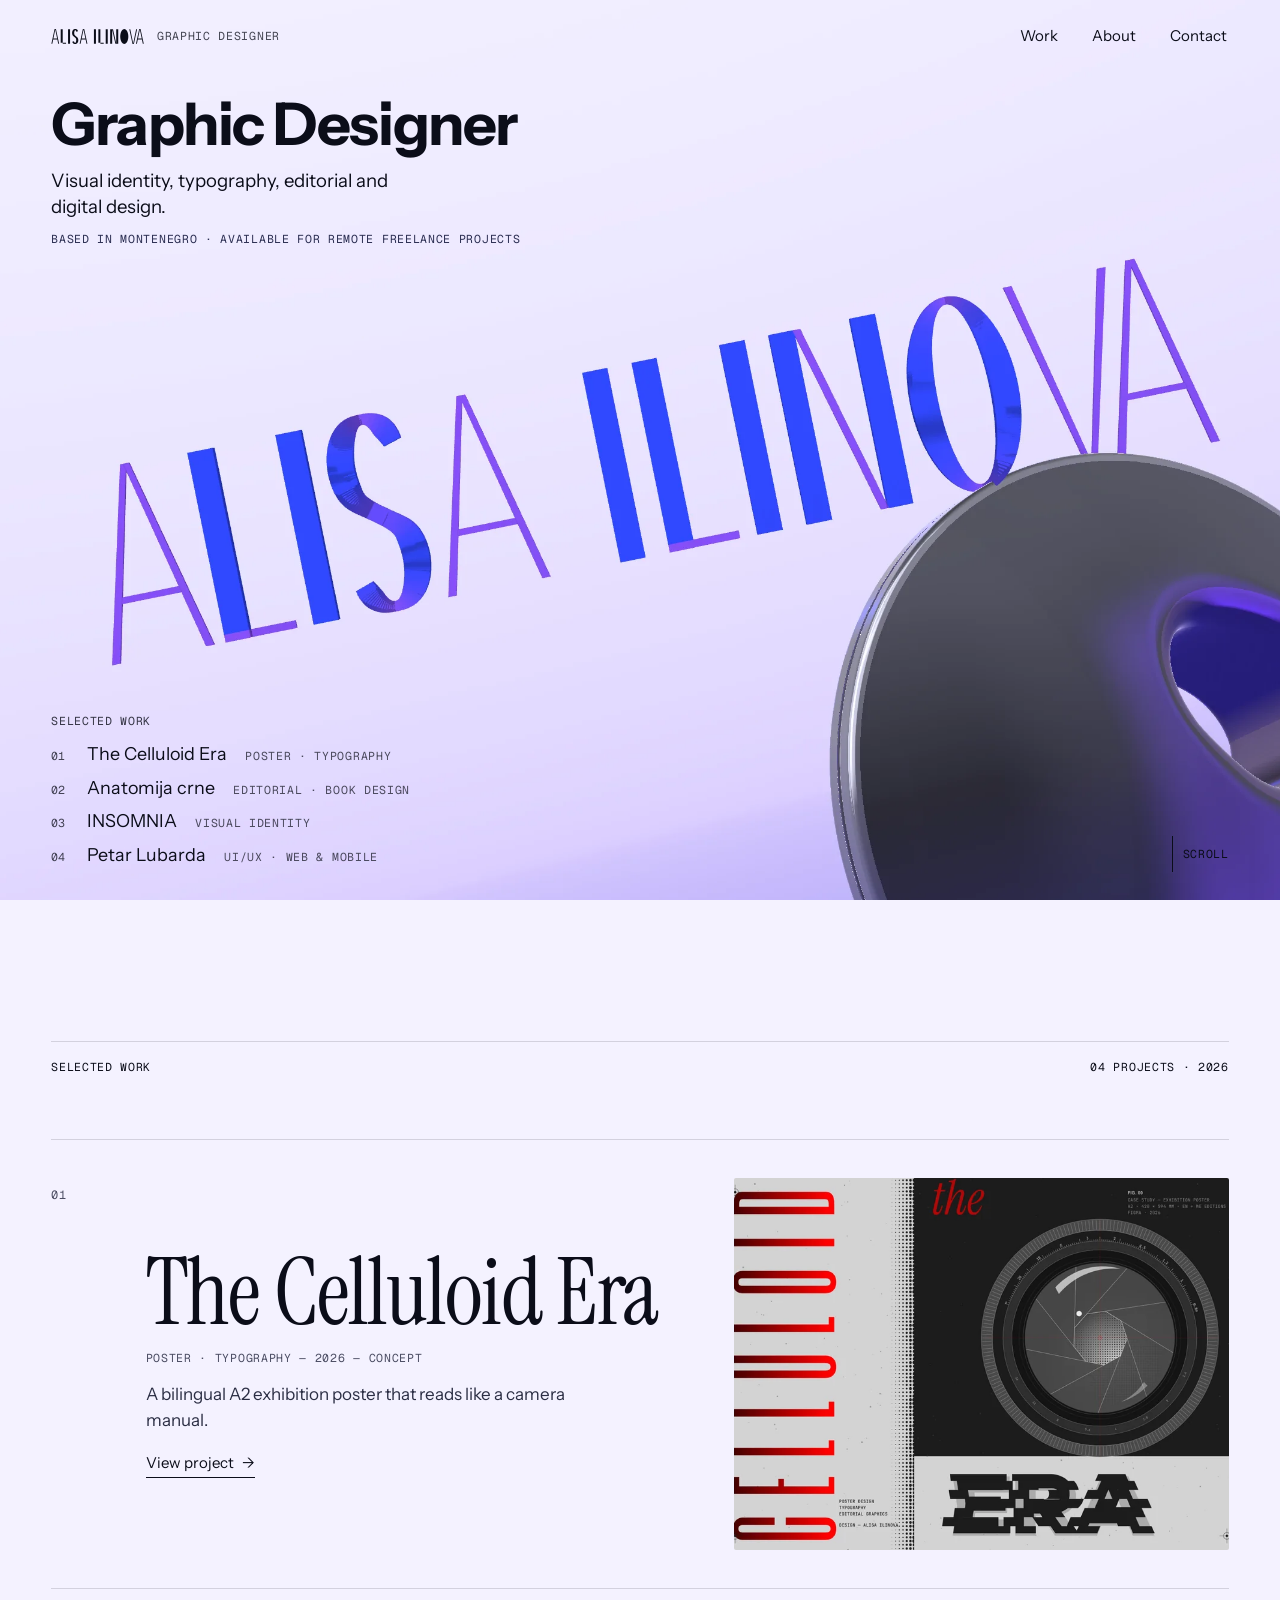
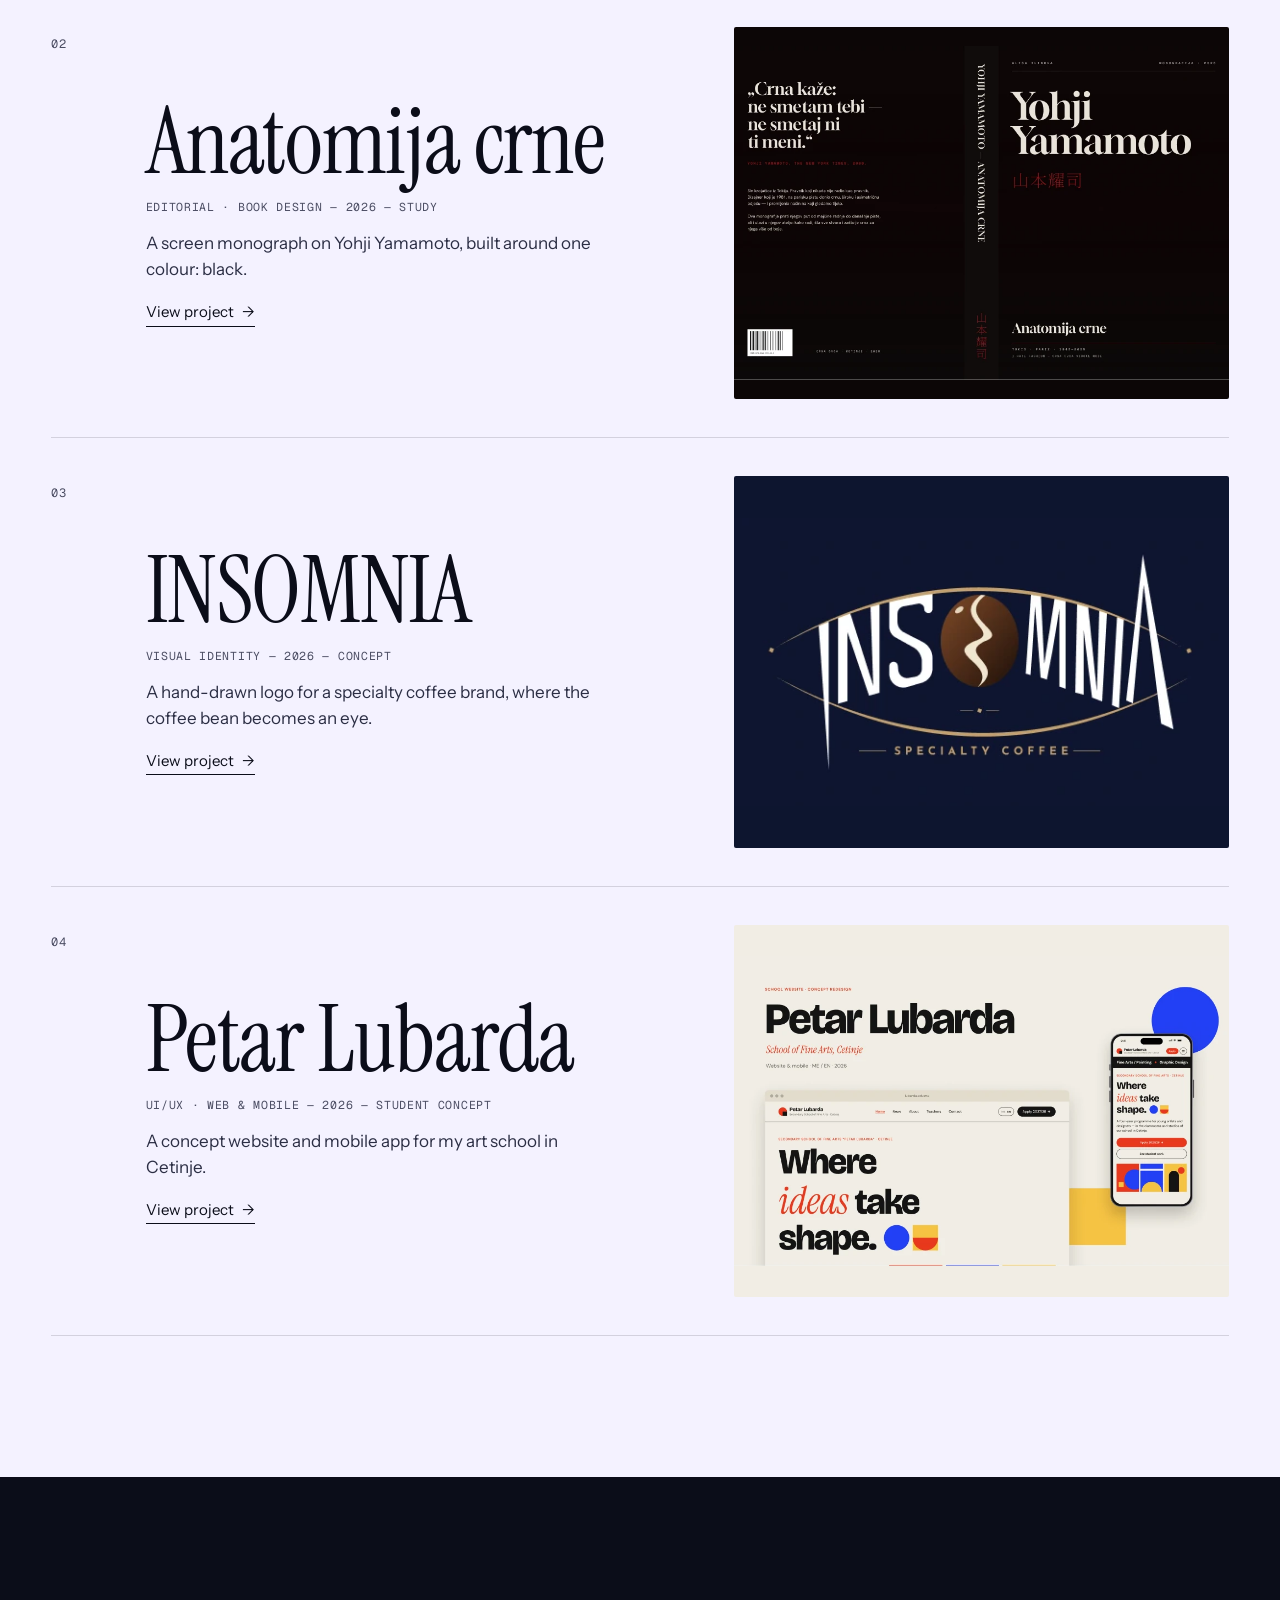
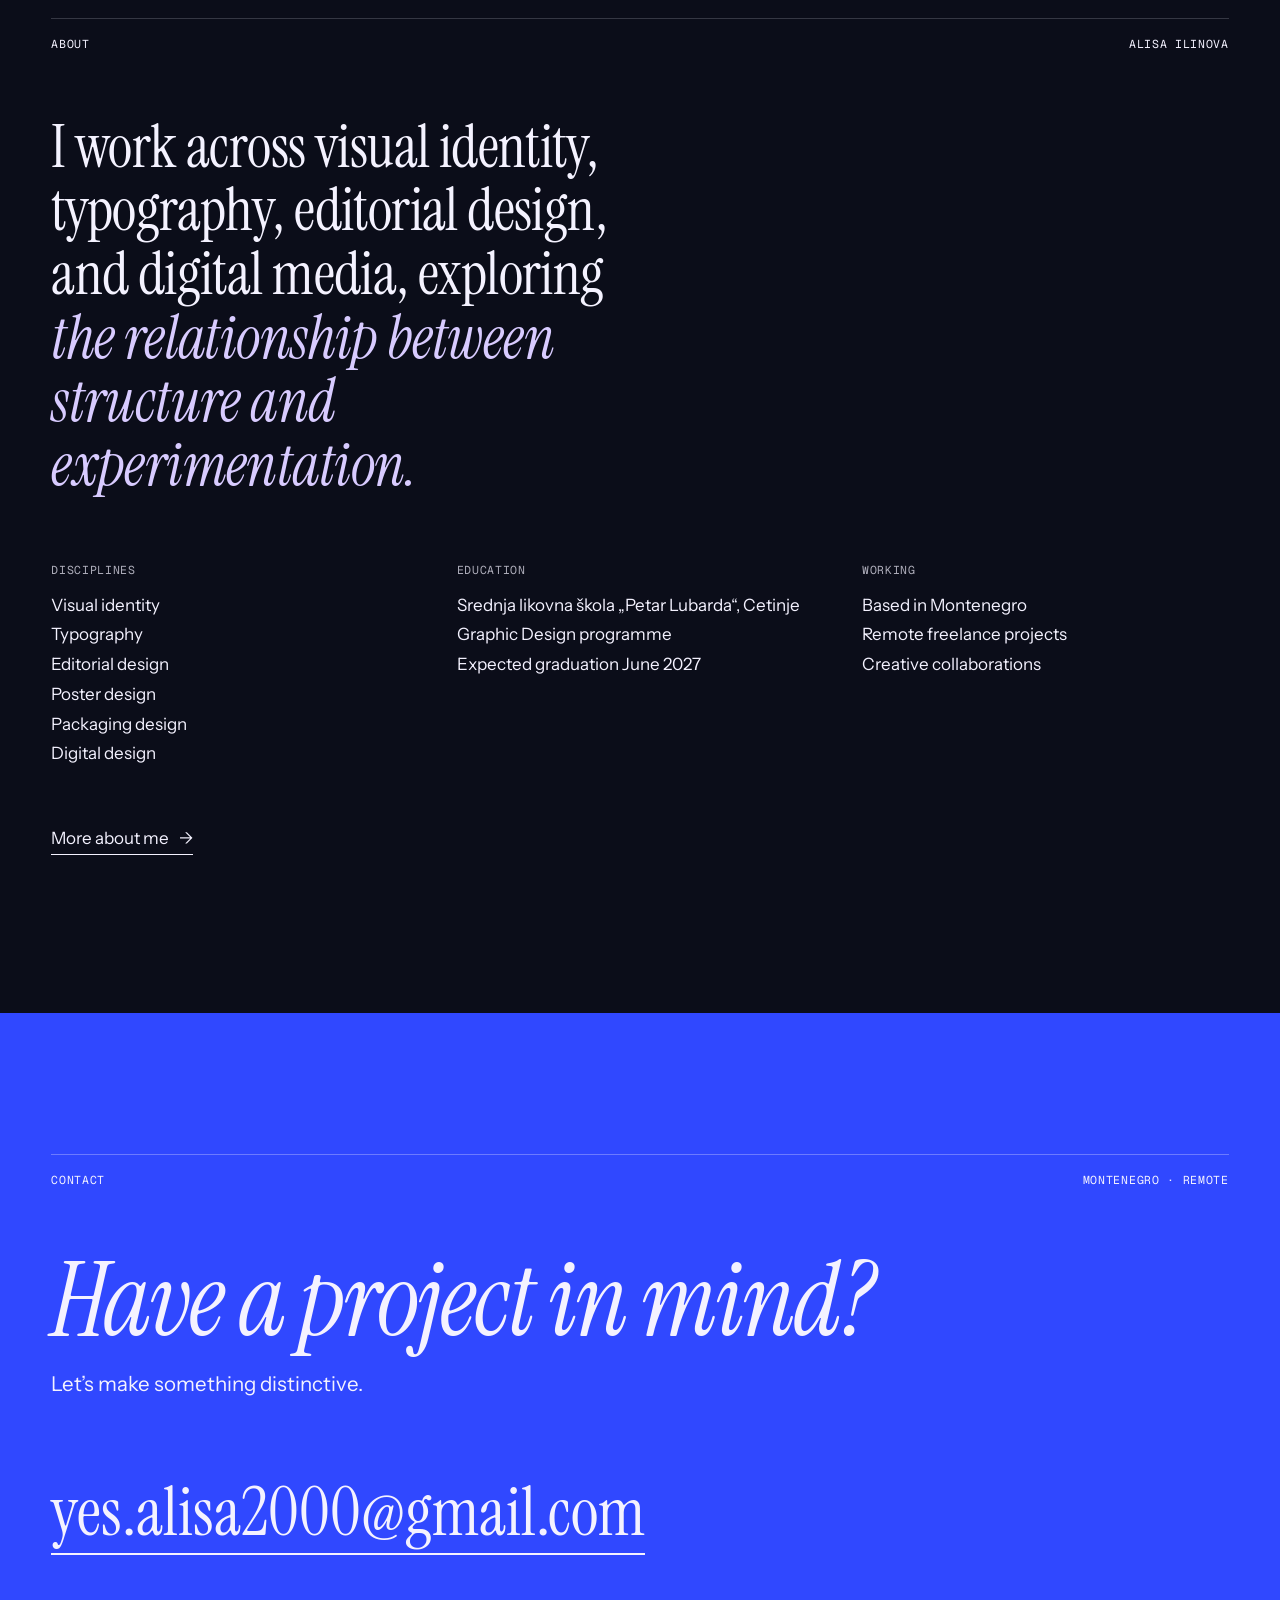
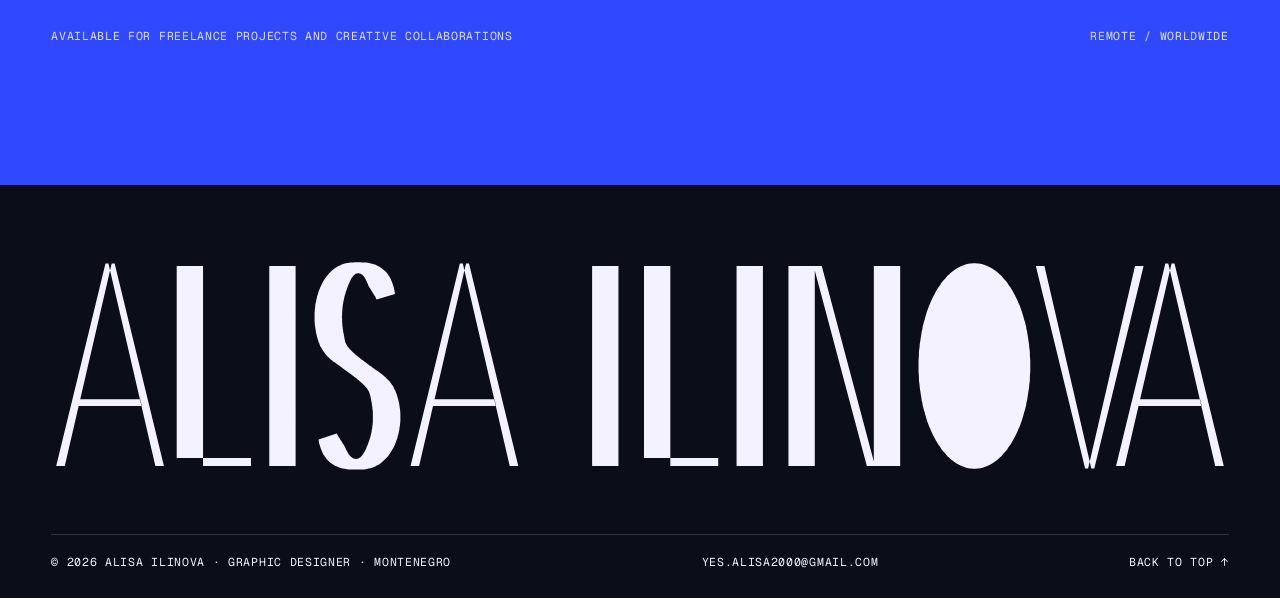
<file: index.html>
<!DOCTYPE html>
<html lang="en">
<head>
<meta charset="utf-8">
<meta name="viewport" content="width=device-width, initial-scale=1, viewport-fit=cover">
<title>Alisa Ilinova — Graphic Designer</title>
<meta name="description" content="Alisa Ilinova is a graphic designer based in Montenegro, working across visual identity, typography, editorial and digital design. Available for remote freelance projects.">
<meta name="author" content="Alisa Ilinova">
<meta name="theme-color" content="#F4F2FF">
<meta name="asset-base" content="assets/">
<meta property="og:type" content="website">
<meta property="og:title" content="Alisa Ilinova — Graphic Designer">
<meta property="og:description" content="Alisa Ilinova is a graphic designer based in Montenegro, working across visual identity, typography, editorial and digital design. Available for remote freelance projects.">
<meta property="og:image" content="/og.jpg">
<meta name="twitter:card" content="summary_large_image">
<link rel="icon" href="favicon.svg" type="image/svg+xml">
<link rel="icon" href="favicon.ico" sizes="32x32">
<link rel="apple-touch-icon" href="apple-touch-icon.png">
<link rel="preload" href="assets/fonts/InstrumentSans-Regular.woff" as="font" type="font/woff" crossorigin>
<link rel="preload" href="assets/fonts/InstrumentSerif-Regular.woff" as="font" type="font/woff" crossorigin>
<link rel="stylesheet" href="assets/css/site.css">
<script>document.documentElement.classList.add('js');</script>
<script>(function(){try{var d=document.documentElement,q=location.search,R=window.matchMedia&&matchMedia('(prefers-reduced-motion: reduce)').matches,c=navigator.connection,ok=!R&&!(c&&c.saveData)&&!!window.WebGL2RenderingContext;if(/hero=static/.test(q))ok=false;if(/hero=3d/.test(q))ok=!!window.WebGL2RenderingContext;if(ok)d.classList.add('want-3d');}catch(e){}})();</script>
<style>.want-3d .hero-fallback{opacity:0}.hero-stage{background:linear-gradient(180deg,#F4F2FF 0%,#D8CBFF 48%,#7C6CF2 100%)}</style>
<link rel="preload" href="assets/hero/fallback-desktop.webp" as="image" media="(min-aspect-ratio: 4/5)">
<link rel="preload" href="assets/hero/fallback-mobile.webp" as="image" media="(max-aspect-ratio: 4/5)">
</head>
<body class="home">
<a class="skip" href="#main">Skip to content</a>
<header class="site-header">
  <a class="brand" href="index.html" aria-label="Alisa Ilinova — home"><svg xmlns="http://www.w3.org/2000/svg" viewBox="-20 0 6498 1040" fill="currentColor" aria-hidden="true" focusable="false"><path fill-rule="nonzero" d="M6 1020L72 1020L284 8L229 8ZM546 1020L480 1020L268 8L323 8ZM133 720L419 720L408 664L144 664ZM652 1020L652 20L792 20L792 1020ZM652 1020L1024 1020L1024 960L652 960ZM1162 1020L1162 20L1302 20L1302 1020ZM1744 193L1741 188L1739 184L1737 180L1735 177L1733 173L1731 170L1728 166L1726 163L1724 158L1721 154L1719 151L1717 147L1715 144L1713 141L1711 137L1709 134L1707 131L1705 128L1704 124L1702 121L1701 117L1699 114L1698 111L1696 108L1694 104L1693 101L1691 98L1689 95L1687 92L1685 89L1683 87L1680 84L1678 82L1675 80L1672 78L1669 77L1666 76L1663 76L1660 76L1657 76L1654 77L1651 79L1648 81L1645 83L1643 85L1641 88L1638 90L1636 93L1634 96L1633 99L1631 102L1629 105L1627 109L1626 112L1624 115L1623 119L1621 122L1620 125L1618 129L1617 132L1615 136L1614 139L1613 143L1611 147L1610 150L1609 154L1607 158L1606 162L1605 166L1604 170L1602 174L1601 178L1600 182L1599 186L1598 190L1597 194L1596 198L1596 202L1595 207L1594 211L1593 215L1593 219L1592 224L1591 228L1591 232L1590 237L1590 241L1590 245L1589 250L1589 254L1589 259L1589 263L1589 267L1589 272L1588 276L1589 281L1589 285L1589 290L1589 294L1589 298L1590 303L1590 307L1590 311L1591 316L1591 320L1592 325L1592 329L1593 333L1594 337L1594 342L1595 346L1596 350L1597 354L1597 358L1598 362L1599 366L1600 370L1601 373L1601 377L1602 380L1603 383L1604 386L1605 389L1606 392L1607 395L1609 398L1610 402L1612 405L1614 409L1617 412L1619 416L1622 419L1625 423L1628 427L1632 430L1635 434L1638 438L1642 441L1646 445L1649 449L1653 452L1657 456L1661 459L1665 463L1669 466L1673 470L1677 473L1681 477L1685 480L1689 484L1693 487L1698 491L1702 494L1706 498L1710 501L1715 505L1719 508L1723 512L1728 515L1732 519L1736 523L1741 526L1745 530L1750 533L1754 537L1759 541L1764 545L1768 548L1773 552L1778 556L1783 561L1787 565L1792 569L1797 574L1802 579L1807 584L1812 590L1817 595L1822 601L1827 608L1831 614L1835 620L1839 627L1842 633L1845 640L1848 646L1851 653L1853 659L1856 666L1858 672L1860 679L1862 685L1863 692L1865 698L1866 705L1867 711L1869 718L1870 724L1870 731L1871 737L1872 744L1872 750L1873 757L1873 764L1873 770L1873 777L1873 783L1873 790L1872 797L1872 803L1871 810L1871 816L1870 823L1869 829L1868 836L1867 843L1865 849L1864 856L1862 862L1861 869L1859 875L1857 881L1855 888L1853 894L1850 900L1848 907L1845 913L1842 919L1839 925L1836 931L1832 937L1829 943L1825 949L1821 955L1817 961L1813 966L1808 972L1803 977L1798 983L1793 988L1788 993L1782 997L1777 1002L1771 1006L1764 1010L1758 1014L1751 1018L1745 1021L1738 1024L1731 1027L1723 1029L1716 1031L1709 1033L1701 1034L1694 1036L1687 1037L1679 1037L1672 1038L1665 1038L1657 1038L1650 1038L1643 1038L1636 1038L1628 1038L1621 1037L1613 1037L1606 1036L1599 1035L1591 1033L1584 1031L1577 1029L1570 1027L1562 1024L1556 1021L1549 1018L1542 1014L1536 1010L1530 1006L1524 1002L1518 997L1512 993L1507 988L1502 982L1498 977L1494 971L1490 965L1486 959L1483 953L1480 947L1477 942L1475 936L1472 930L1470 924L1468 918L1466 911L1464 905L1462 898L1461 891L1460 885L1564 851L1567 857L1569 861L1571 864L1573 868L1575 871L1578 874L1580 878L1582 881L1585 885L1587 889L1589 893L1591 896L1593 899L1595 902L1597 906L1599 909L1601 912L1603 915L1605 919L1606 922L1608 925L1610 929L1611 932L1613 935L1615 938L1617 941L1619 944L1621 947L1623 950L1626 953L1628 955L1631 958L1634 960L1637 962L1640 963L1643 964L1647 965L1650 965L1653 965L1657 964L1660 963L1663 962L1666 960L1669 958L1672 955L1674 953L1677 950L1679 947L1681 944L1683 941L1685 938L1687 935L1689 932L1691 929L1692 925L1694 922L1695 919L1697 915L1699 912L1700 908L1702 905L1703 901L1704 898L1706 894L1707 890L1709 887L1710 883L1711 879L1712 875L1713 872L1715 868L1716 864L1717 860L1718 856L1719 852L1720 848L1720 844L1721 840L1722 835L1723 831L1723 827L1724 823L1725 819L1725 815L1726 810L1726 806L1726 802L1727 798L1727 793L1727 789L1727 785L1727 780L1727 776L1727 772L1727 768L1727 763L1727 759L1727 755L1727 750L1726 746L1726 742L1725 738L1725 734L1724 729L1724 725L1723 721L1723 717L1722 713L1721 709L1720 705L1720 701L1719 697L1718 693L1717 689L1716 686L1715 682L1715 679L1714 676L1713 672L1712 669L1711 666L1710 663L1708 660L1706 657L1705 653L1702 650L1700 646L1697 643L1695 639L1692 635L1689 632L1685 628L1682 624L1678 621L1675 617L1671 614L1667 610L1664 606L1660 603L1656 599L1652 596L1648 592L1644 589L1640 585L1636 582L1632 578L1627 575L1623 571L1619 568L1615 564L1611 561L1606 557L1602 554L1598 550L1593 547L1589 543L1585 540L1580 536L1576 532L1571 529L1567 525L1562 521L1558 518L1553 514L1549 510L1544 506L1539 502L1534 498L1529 494L1525 489L1520 485L1515 480L1510 475L1505 469L1500 463L1495 457L1490 451L1486 445L1482 438L1478 432L1475 425L1471 418L1468 412L1466 405L1463 399L1461 393L1459 386L1457 380L1455 374L1454 367L1452 361L1451 354L1449 348L1448 342L1447 335L1446 329L1446 322L1445 316L1444 309L1444 303L1443 296L1443 290L1443 283L1443 277L1443 270L1443 264L1443 257L1443 251L1444 245L1444 238L1445 232L1446 225L1447 219L1448 212L1449 206L1450 199L1451 193L1453 187L1454 180L1456 174L1458 167L1460 161L1462 155L1464 149L1466 142L1469 136L1471 130L1474 124L1477 118L1480 111L1483 105L1486 99L1490 94L1494 88L1498 82L1502 76L1506 71L1511 65L1515 60L1520 55L1525 49L1531 45L1537 40L1542 35L1549 31L1555 27L1561 23L1568 20L1575 16L1582 14L1590 11L1597 9L1604 7L1612 5L1620 4L1627 3L1635 2L1642 2L1650 1L1657 1L1665 1L1672 1L1679 2L1687 2L1695 3L1702 4L1710 5L1717 6L1725 8L1732 10L1739 13L1747 15L1754 19L1760 22L1767 26L1773 30L1780 34L1786 38L1791 43L1797 48L1802 53L1807 58L1811 64L1815 70L1819 76L1823 81L1826 88L1829 94L1832 100L1834 105L1836 111L1838 117L1840 123L1842 130L1844 136L1845 142L1847 149L1848 156L1849 162ZM1966 1020L2032 1020L2244 8L2189 8ZM2506 1020L2440 1020L2228 8L2283 8ZM2093 720L2379 720L2368 664L2104 664ZM2956 1020L2956 20L3096 20L3096 1020ZM3264 1020L3264 20L3404 20L3404 1020ZM3264 1020L3636 1020L3636 960L3264 960ZM3774 1020L3774 20L3914 20L3914 1020ZM4082 1020L4082 20L4222 20L4222 1020ZM4502 1020L4502 20L4642 20L4642 1020ZM4216 20L4280 20L4508 1020L4444 1020ZM5340 520L5340 507L5340 493L5339 480L5338 466L5338 453L5337 440L5335 426L5334 413L5332 400L5330 387L5328 374L5326 361L5324 348L5321 336L5319 323L5316 311L5313 299L5309 287L5306 275L5302 263L5299 251L5295 240L5291 229L5287 218L5282 207L5278 197L5273 186L5268 176L5263 166L5258 157L5253 147L5247 138L5242 129L5236 121L5230 112L5225 104L5219 96L5212 89L5206 82L5200 75L5194 68L5187 62L5181 56L5174 50L5167 45L5160 40L5153 35L5147 31L5140 27L5132 24L5125 20L5118 17L5111 15L5104 12L5097 10L5089 9L5082 8L5075 7L5067 6L5060 6L5053 6L5045 7L5038 8L5031 9L5023 10L5016 12L5009 15L5002 17L4995 20L4988 24L4980 27L4973 31L4967 35L4960 40L4953 45L4946 50L4939 56L4933 62L4926 68L4920 75L4914 82L4908 89L4901 96L4895 104L4890 112L4884 121L4878 129L4873 138L4867 147L4862 157L4857 166L4852 176L4847 186L4842 197L4838 207L4833 218L4829 229L4825 240L4821 251L4818 263L4814 275L4811 287L4807 299L4804 311L4801 323L4799 336L4796 348L4794 361L4792 374L4790 387L4788 400L4786 413L4785 426L4783 440L4782 453L4782 466L4781 480L4780 493L4780 507L4780 520L4780 533L4780 547L4781 560L4782 574L4782 587L4783 600L4785 614L4786 627L4788 640L4790 653L4792 666L4794 679L4796 692L4799 704L4801 717L4804 729L4807 741L4811 753L4814 765L4818 777L4821 789L4825 800L4829 811L4833 822L4838 833L4842 843L4847 854L4852 864L4857 874L4862 883L4867 893L4873 902L4878 911L4884 919L4890 928L4895 936L4901 944L4908 951L4914 958L4920 965L4926 972L4933 978L4939 984L4946 990L4953 995L4960 1000L4967 1005L4973 1009L4980 1013L4988 1016L4995 1020L5002 1023L5009 1025L5016 1028L5023 1030L5031 1031L5038 1032L5045 1033L5053 1034L5060 1034L5067 1034L5075 1033L5082 1032L5089 1031L5097 1030L5104 1028L5111 1025L5118 1023L5125 1020L5132 1016L5140 1013L5147 1009L5153 1005L5160 1000L5167 995L5174 990L5181 984L5187 978L5194 972L5200 965L5206 958L5212 951L5219 944L5225 936L5230 928L5236 919L5242 911L5247 902L5253 893L5258 883L5263 874L5268 864L5273 854L5278 843L5282 833L5287 822L5291 811L5295 800L5299 789L5302 777L5306 765L5309 753L5313 741L5316 729L5319 717L5321 704L5324 692L5326 679L5328 666L5330 653L5332 640L5334 627L5335 614L5337 600L5338 587L5338 574L5339 560L5340 547L5340 533ZM5194 520L5194 508L5194 496L5194 484L5193 473L5193 461L5192 449L5192 437L5191 426L5190 414L5189 402L5188 391L5187 380L5186 368L5185 357L5184 346L5182 335L5181 325L5179 314L5178 303L5176 293L5174 283L5172 273L5170 263L5168 253L5166 244L5164 234L5162 225L5160 216L5157 207L5155 199L5152 191L5150 183L5147 175L5144 167L5142 160L5139 153L5136 146L5133 139L5130 133L5127 127L5124 121L5121 115L5118 110L5115 105L5111 101L5108 96L5105 92L5101 88L5098 85L5095 81L5091 79L5088 76L5084 74L5081 72L5077 70L5074 68L5071 67L5067 67L5064 66L5060 66L5056 66L5053 67L5049 67L5046 68L5043 70L5039 72L5036 74L5032 76L5029 79L5025 81L5022 85L5019 88L5015 92L5012 96L5009 101L5005 105L5002 110L4999 115L4996 121L4993 127L4990 133L4987 139L4984 146L4981 153L4978 160L4976 167L4973 175L4970 183L4968 191L4965 199L4963 207L4960 216L4958 225L4956 234L4954 244L4952 253L4950 263L4948 273L4946 283L4944 293L4942 303L4941 314L4939 325L4938 335L4936 346L4935 357L4934 368L4933 380L4932 391L4931 402L4930 414L4929 426L4928 437L4928 449L4927 461L4927 473L4926 484L4926 496L4926 508L4926 520L4926 532L4926 544L4926 556L4927 567L4927 579L4928 591L4928 603L4929 614L4930 626L4931 638L4932 649L4933 660L4934 672L4935 683L4936 694L4938 705L4939 715L4941 726L4942 737L4944 747L4946 757L4948 767L4950 777L4952 787L4954 796L4956 806L4958 815L4960 824L4963 833L4965 841L4968 849L4970 857L4973 865L4976 873L4978 880L4981 887L4984 894L4987 901L4990 907L4993 913L4996 919L4999 925L5002 930L5005 935L5009 939L5012 944L5015 948L5019 952L5022 955L5025 959L5029 961L5032 964L5036 966L5039 968L5043 970L5046 972L5049 973L5053 973L5056 974L5060 974L5064 974L5067 973L5071 973L5074 972L5077 970L5081 968L5084 966L5088 964L5091 961L5095 959L5098 955L5101 952L5105 948L5108 944L5111 939L5115 935L5118 930L5121 925L5124 919L5127 913L5130 907L5133 901L5136 894L5139 887L5142 880L5144 873L5147 865L5150 857L5152 849L5155 841L5157 833L5160 824L5162 815L5164 806L5166 796L5168 787L5170 777L5172 767L5174 757L5176 747L5178 737L5179 726L5181 715L5182 705L5184 694L5185 683L5186 672L5187 660L5188 649L5189 638L5190 626L5191 614L5192 603L5192 591L5193 579L5193 567L5194 556L5194 544L5194 532ZM5410 20L5476 20L5688 1032L5633 1032ZM5950 20L5884 20L5672 1032L5727 1032ZM5872 1020L5938 1020L6150 8L6095 8ZM6412 1020L6346 1020L6134 8L6189 8ZM5999 720L6285 720L6274 664L6010 664Z"/></svg><span class="role">Graphic designer</span></a>
  <nav class="nav" aria-label="Main"><a href="index.html#work">Work</a><a href="about.html">About</a><a href="contact.html">Contact</a></nav>
</header>
<main id="main">
<section class="hero" id="top" aria-label="Introduction">
  <div class="hero-track">
    <div class="hero-stage">
      <picture class="hero-fallback">
        <source media="(max-aspect-ratio: 4/5)" srcset="assets/hero/fallback-mobile.webp" width="780" height="1688">
        <img src="assets/hero/fallback-desktop.webp" width="2400" height="1500" alt="The name ALISA ILINOVA built as spatial geometry: tall blue and violet letters running diagonally into depth, beside a dark polished metal disc with a violet-lit aperture.">
      </picture>
      <canvas class="hero-canvas" aria-hidden="true"></canvas>
      <div class="hero-ui">
        <div class="hero-role">
          <h1 class="vh">Alisa Ilinova — Graphic Designer</h1>
          <p class="role-title" aria-hidden="true">Graphic Designer</p>
          <p class="role-line">Visual identity, typography, editorial and digital design.</p>
          <p class="role-meta mono">Based in Montenegro · Available for remote freelance projects</p>
        </div>
        <nav class="hero-index" aria-label="Selected work">
          <p class="mono">Selected work</p>
          <ol><li><a href="work/the-celluloid-era.html"><span>01</span><b>The Celluloid Era</b><em>Poster · Typography</em></a></li><li><a href="work/anatomija-crne.html"><span>02</span><b>Anatomija crne</b><em>Editorial · Book design</em></a></li><li><a href="work/insomnia.html"><span>03</span><b>INSOMNIA</b><em>Visual identity</em></a></li><li><a href="work/petar-lubarda.html"><span>04</span><b>Petar Lubarda</b><em>UI/UX · Web &amp; mobile</em></a></li></ol>
        </nav>
        <a class="hero-cue mono" href="#work"><i aria-hidden="true"></i>Scroll</a>
      </div>
      <div class="hero-arrive" aria-hidden="true"><span class="mono">01 — Poster · Typography</span><b>The Celluloid Era</b></div>
    </div>
  </div>
</section>

<section class="work sec" id="work" aria-labelledby="work-h">
  <div class="wrap">
    <div class="sec-head mono"><h2 id="work-h" class="mono" style="margin:0">Selected work</h2><span>04 projects · 2026</span></div>
    <ol class="work-list">
      <li class="work-item rv">
        <a class="work-link" href="work/the-celluloid-era.html">
          <span class="work-no">01</span>
          <div>
            <h3 class="work-title">The Celluloid Era</h3>
            <p class="work-cat mono">Poster · Typography — 2026 — Concept</p>
            <p class="work-desc">A bilingual A2 exhibition poster that reads like a camera manual.</p>
            <span class="work-go">View project <span aria-hidden="true">→</span></span>
          </div>
          <div class="work-thumb" style="--thumb-bg:#1E1E1E"><img src="assets/img/celluloid/cover.webp" srcset="assets/img/celluloid/cover-800.webp 800w, assets/img/celluloid/cover.webp 1400w" sizes="(max-width: 860px) 100vw, 45vw" width="1400" height="1000" alt="The Celluloid Era poster: vertical red CELLULOID, a technical lens figure and a sliced ERA title" fetchpriority="high" decoding="async"></div>
        </a>
      </li>
      <li class="work-item rv">
        <a class="work-link" href="work/anatomija-crne.html">
          <span class="work-no">02</span>
          <div>
            <h3 class="work-title">Anatomija crne</h3>
            <p class="work-cat mono">Editorial · Book design — 2026 — Study</p>
            <p class="work-desc">A screen monograph on Yohji Yamamoto, built around one colour: black.</p>
            <span class="work-go">View project <span aria-hidden="true">→</span></span>
          </div>
          <div class="work-thumb contain" style="--thumb-bg:#0C0606"><img src="assets/img/anatomija/cover.webp" width="900" height="608" alt="Cover spread of the monograph Anatomija crne about Yohji Yamamoto, cream serif type on black" loading="lazy" decoding="async"></div>
        </a>
      </li>
      <li class="work-item rv">
        <a class="work-link" href="work/insomnia.html">
          <span class="work-no">03</span>
          <div>
            <h3 class="work-title">INSOMNIA</h3>
            <p class="work-cat mono">Visual identity — 2026 — Concept</p>
            <p class="work-desc">A hand-drawn logo for a specialty coffee brand, where the coffee bean becomes an eye.</p>
            <span class="work-go">View project <span aria-hidden="true">→</span></span>
          </div>
          <div class="work-thumb contain" style="--thumb-bg:#0D152F"><img src="assets/img/insomnia/logo.webp" width="515" height="300" alt="INSOMNIA specialty coffee logo in white on deep navy, the O replaced by a coffee bean drawn as an eye" loading="lazy" decoding="async"></div>
        </a>
      </li>
      <li class="work-item rv">
        <a class="work-link" href="work/petar-lubarda.html">
          <span class="work-no">04</span>
          <div>
            <h3 class="work-title">Petar Lubarda</h3>
            <p class="work-cat mono">UI/UX · Web &amp; mobile — 2026 — Student concept</p>
            <p class="work-desc">A concept website and mobile app for my art school in Cetinje.</p>
            <span class="work-go">View project <span aria-hidden="true">→</span></span>
          </div>
          <div class="work-thumb contain" style="--thumb-bg:#F1EDE4"><img src="assets/img/lubarda/cover.webp" width="900" height="563" alt="Petar Lubarda school website concept: headline Where ideas take shape on a browser screen and a phone" loading="lazy" decoding="async"></div>
        </a>
      </li>
    </ol>
  </div>
</section>

<section class="statement sec" aria-labelledby="about-h">
  <div class="wrap">
    <div class="sec-head mono"><h2 id="about-h" class="mono" style="margin:0">About</h2><span>Alisa Ilinova</span></div>
    <p class="statement-text rv">I work across visual identity, typography, editorial design, and digital media, exploring <em>the relationship between structure and experimentation.</em></p>
    <div class="cols rv">
      <div><h3>Disciplines</h3><ul><li>Visual identity</li><li>Typography</li><li>Editorial design</li><li>Poster design</li><li>Packaging design</li><li>Digital design</li></ul></div>
      <div><h3>Education</h3><ul><li>Srednja likovna škola „Petar Lubarda“, Cetinje</li><li>Graphic Design programme</li><li>Expected graduation June 2027</li></ul></div>
      <div><h3>Working</h3><ul><li>Based in Montenegro</li><li>Remote freelance projects</li><li>Creative collaborations</li></ul></div>
    </div>
    <p style="margin-top:clamp(36px,5vw,56px)"><a class="textlink" href="about.html">More about me <span aria-hidden="true">→</span></a></p>
  </div>
</section>
<section class="contact sec" id="contact" aria-labelledby="contact-h">
  <div class="wrap">
    <div class="sec-head mono"><span>Contact</span><span>Montenegro · Remote</span></div>
    <h2 class="contact-q rv" id="contact-h">Have a project in mind?</h2>
    <p class="contact-sub rv">Let’s make something distinctive.</p>
    <a class="mail rv" href="mailto:yes.alisa2000@gmail.com">yes.alisa2000@gmail.com</a>
    <div class="contact-meta mono"><span>Available for freelance projects and creative collaborations</span><span>Remote / worldwide</span></div>
  </div>
</section>

</main>
<footer class="site-footer">
  <div class="wrap">
    <div class="foot-mark"><img src="assets/brand/wordmark-display-white.svg" alt="Alisa Ilinova" width="5904" height="1040" loading="lazy"></div>
    <div class="foot-row mono">
      <span>© 2026 Alisa Ilinova · Graphic designer · Montenegro</span>
      <a href="mailto:yes.alisa2000@gmail.com">yes.alisa2000@gmail.com</a>
      <a href="#top">Back to top ↑</a>
    </div>
  </div>
</footer>
<script src="assets/js/site.js" defer></script>
</body>
</html>
</file>
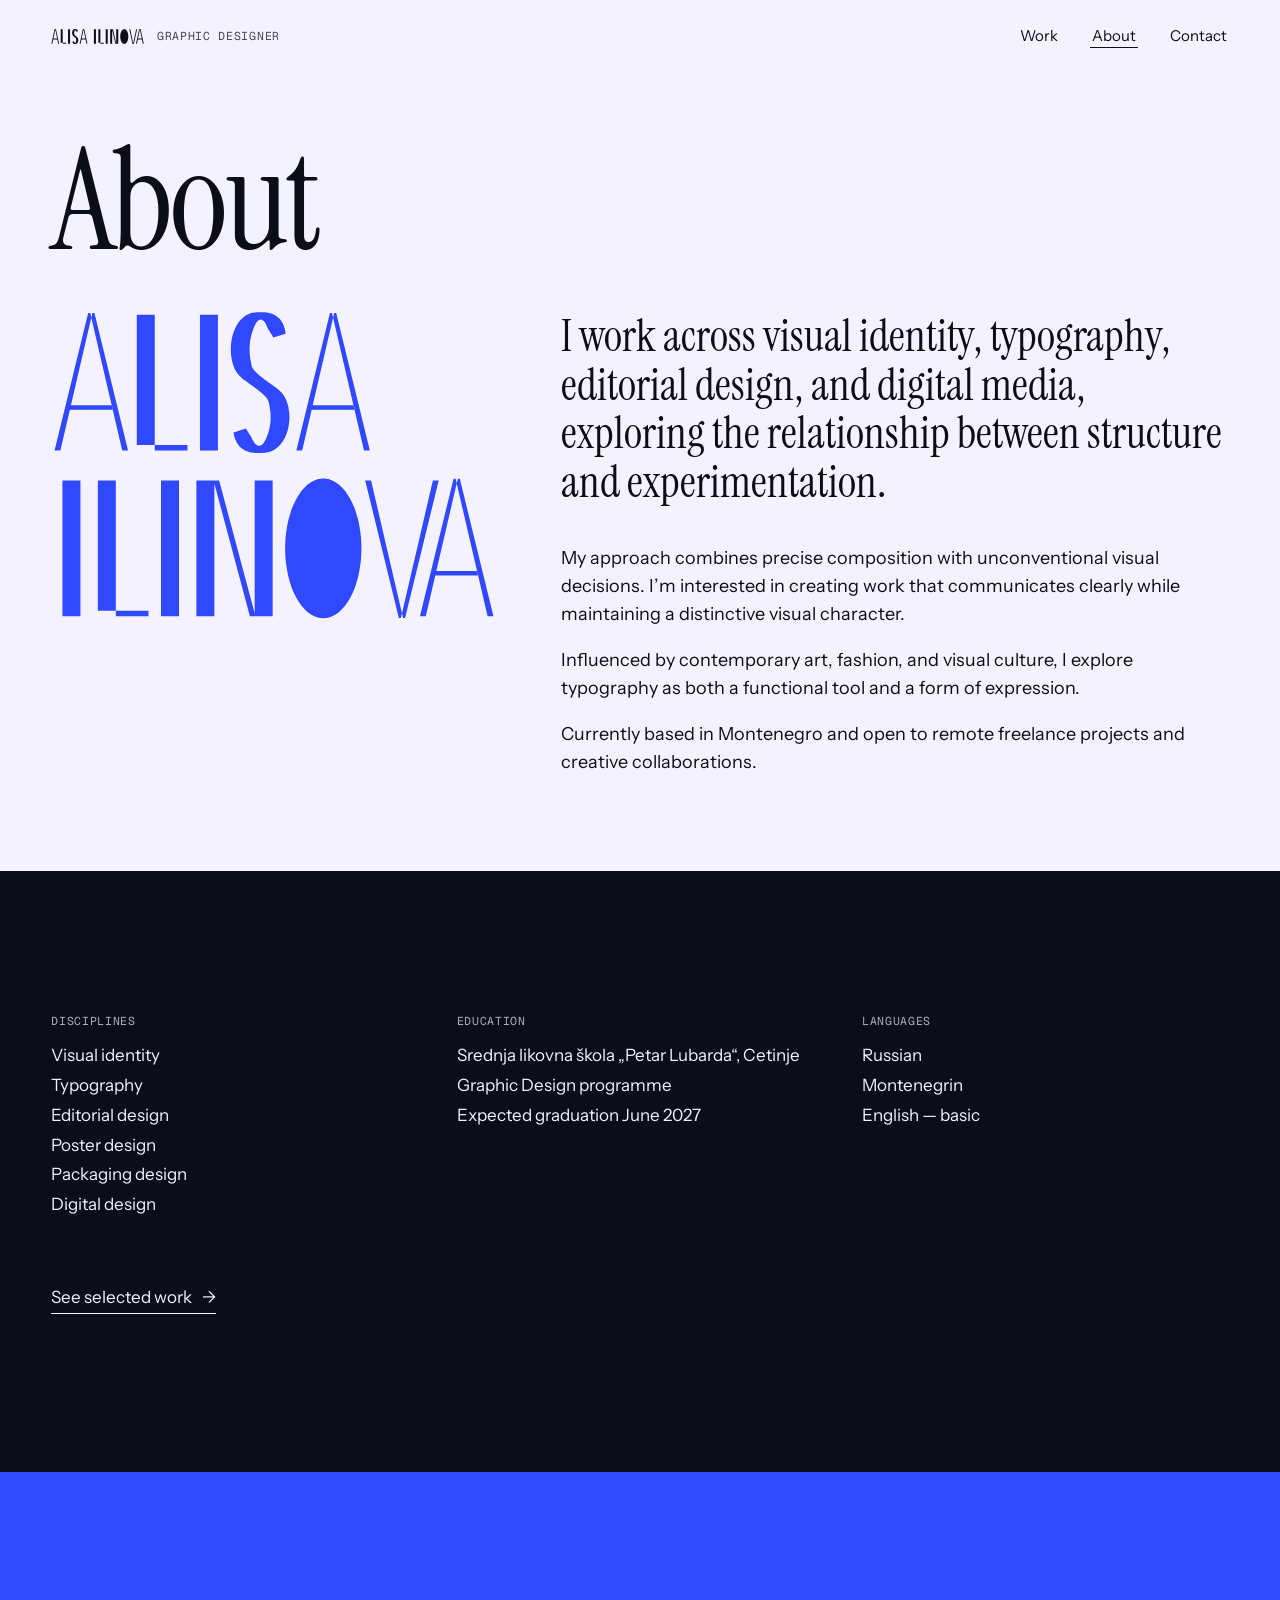
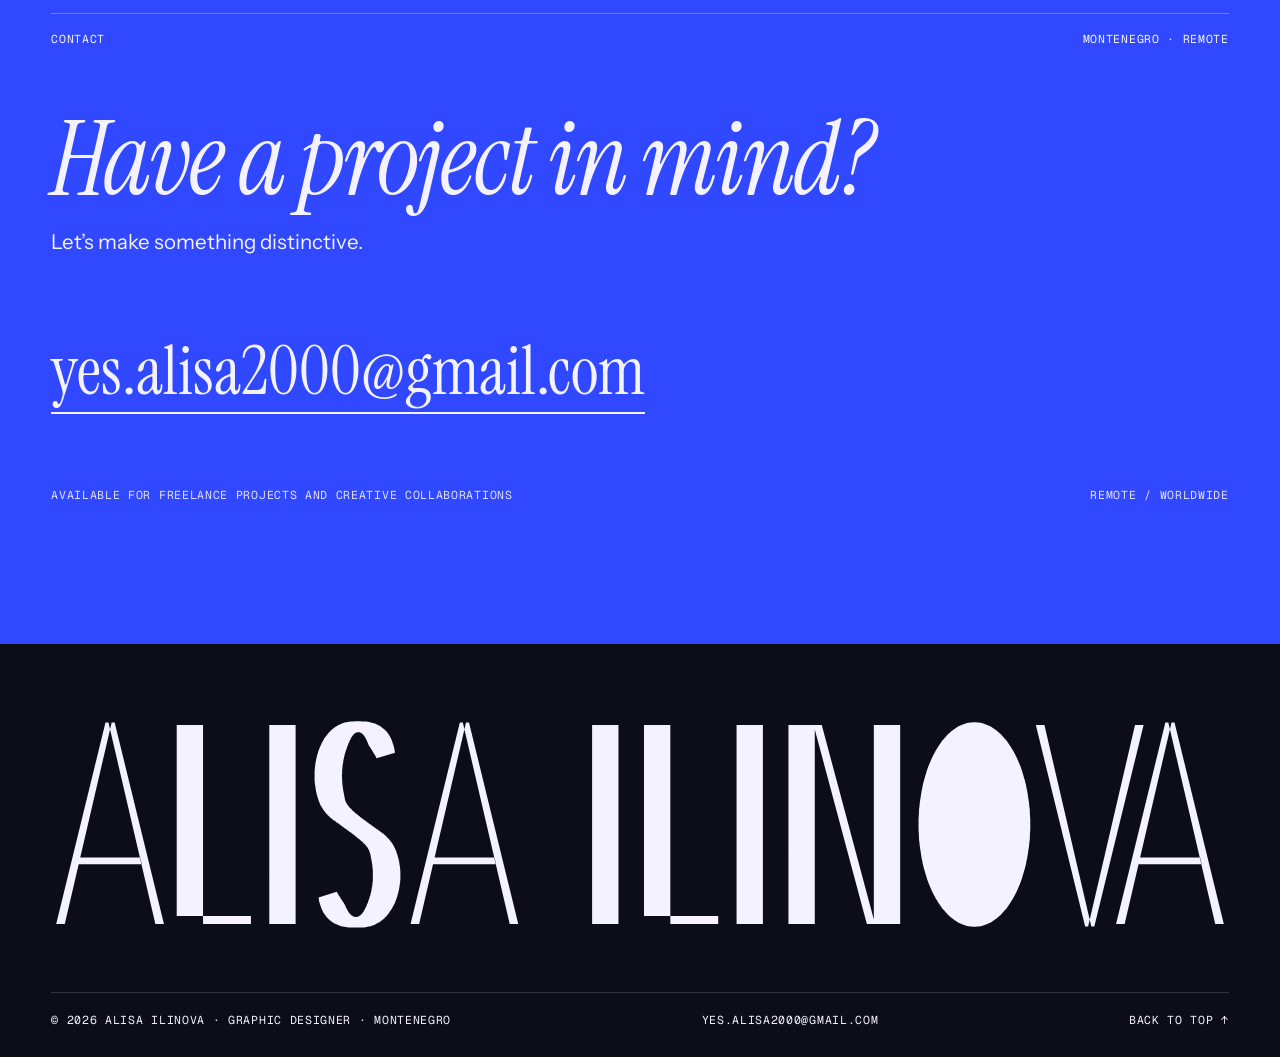
<file: about.html>
<!DOCTYPE html>
<html lang="en">
<head>
<meta charset="utf-8">
<meta name="viewport" content="width=device-width, initial-scale=1, viewport-fit=cover">
<title>About — Alisa Ilinova</title>
<meta name="description" content="Alisa Ilinova is a graphic designer based in Montenegro, working across visual identity, typography, editorial design and digital media.">
<meta name="author" content="Alisa Ilinova">
<meta name="theme-color" content="#F4F2FF">
<meta name="asset-base" content="assets/">
<meta property="og:type" content="website">
<meta property="og:title" content="About — Alisa Ilinova">
<meta property="og:description" content="Alisa Ilinova is a graphic designer based in Montenegro, working across visual identity, typography, editorial design and digital media.">
<meta property="og:image" content="/og.jpg">
<meta name="twitter:card" content="summary_large_image">
<link rel="icon" href="favicon.svg" type="image/svg+xml">
<link rel="icon" href="favicon.ico" sizes="32x32">
<link rel="apple-touch-icon" href="apple-touch-icon.png">
<link rel="preload" href="assets/fonts/InstrumentSans-Regular.woff" as="font" type="font/woff" crossorigin>
<link rel="preload" href="assets/fonts/InstrumentSerif-Regular.woff" as="font" type="font/woff" crossorigin>
<link rel="stylesheet" href="assets/css/site.css">
<script>document.documentElement.classList.add('js');</script>
</head>
<body class="about">
<a class="skip" href="#main">Skip to content</a>
<header class="site-header">
  <a class="brand" href="index.html" aria-label="Alisa Ilinova — home"><svg xmlns="http://www.w3.org/2000/svg" viewBox="-20 0 6498 1040" fill="currentColor" aria-hidden="true" focusable="false"><path fill-rule="nonzero" d="M6 1020L72 1020L284 8L229 8ZM546 1020L480 1020L268 8L323 8ZM133 720L419 720L408 664L144 664ZM652 1020L652 20L792 20L792 1020ZM652 1020L1024 1020L1024 960L652 960ZM1162 1020L1162 20L1302 20L1302 1020ZM1744 193L1741 188L1739 184L1737 180L1735 177L1733 173L1731 170L1728 166L1726 163L1724 158L1721 154L1719 151L1717 147L1715 144L1713 141L1711 137L1709 134L1707 131L1705 128L1704 124L1702 121L1701 117L1699 114L1698 111L1696 108L1694 104L1693 101L1691 98L1689 95L1687 92L1685 89L1683 87L1680 84L1678 82L1675 80L1672 78L1669 77L1666 76L1663 76L1660 76L1657 76L1654 77L1651 79L1648 81L1645 83L1643 85L1641 88L1638 90L1636 93L1634 96L1633 99L1631 102L1629 105L1627 109L1626 112L1624 115L1623 119L1621 122L1620 125L1618 129L1617 132L1615 136L1614 139L1613 143L1611 147L1610 150L1609 154L1607 158L1606 162L1605 166L1604 170L1602 174L1601 178L1600 182L1599 186L1598 190L1597 194L1596 198L1596 202L1595 207L1594 211L1593 215L1593 219L1592 224L1591 228L1591 232L1590 237L1590 241L1590 245L1589 250L1589 254L1589 259L1589 263L1589 267L1589 272L1588 276L1589 281L1589 285L1589 290L1589 294L1589 298L1590 303L1590 307L1590 311L1591 316L1591 320L1592 325L1592 329L1593 333L1594 337L1594 342L1595 346L1596 350L1597 354L1597 358L1598 362L1599 366L1600 370L1601 373L1601 377L1602 380L1603 383L1604 386L1605 389L1606 392L1607 395L1609 398L1610 402L1612 405L1614 409L1617 412L1619 416L1622 419L1625 423L1628 427L1632 430L1635 434L1638 438L1642 441L1646 445L1649 449L1653 452L1657 456L1661 459L1665 463L1669 466L1673 470L1677 473L1681 477L1685 480L1689 484L1693 487L1698 491L1702 494L1706 498L1710 501L1715 505L1719 508L1723 512L1728 515L1732 519L1736 523L1741 526L1745 530L1750 533L1754 537L1759 541L1764 545L1768 548L1773 552L1778 556L1783 561L1787 565L1792 569L1797 574L1802 579L1807 584L1812 590L1817 595L1822 601L1827 608L1831 614L1835 620L1839 627L1842 633L1845 640L1848 646L1851 653L1853 659L1856 666L1858 672L1860 679L1862 685L1863 692L1865 698L1866 705L1867 711L1869 718L1870 724L1870 731L1871 737L1872 744L1872 750L1873 757L1873 764L1873 770L1873 777L1873 783L1873 790L1872 797L1872 803L1871 810L1871 816L1870 823L1869 829L1868 836L1867 843L1865 849L1864 856L1862 862L1861 869L1859 875L1857 881L1855 888L1853 894L1850 900L1848 907L1845 913L1842 919L1839 925L1836 931L1832 937L1829 943L1825 949L1821 955L1817 961L1813 966L1808 972L1803 977L1798 983L1793 988L1788 993L1782 997L1777 1002L1771 1006L1764 1010L1758 1014L1751 1018L1745 1021L1738 1024L1731 1027L1723 1029L1716 1031L1709 1033L1701 1034L1694 1036L1687 1037L1679 1037L1672 1038L1665 1038L1657 1038L1650 1038L1643 1038L1636 1038L1628 1038L1621 1037L1613 1037L1606 1036L1599 1035L1591 1033L1584 1031L1577 1029L1570 1027L1562 1024L1556 1021L1549 1018L1542 1014L1536 1010L1530 1006L1524 1002L1518 997L1512 993L1507 988L1502 982L1498 977L1494 971L1490 965L1486 959L1483 953L1480 947L1477 942L1475 936L1472 930L1470 924L1468 918L1466 911L1464 905L1462 898L1461 891L1460 885L1564 851L1567 857L1569 861L1571 864L1573 868L1575 871L1578 874L1580 878L1582 881L1585 885L1587 889L1589 893L1591 896L1593 899L1595 902L1597 906L1599 909L1601 912L1603 915L1605 919L1606 922L1608 925L1610 929L1611 932L1613 935L1615 938L1617 941L1619 944L1621 947L1623 950L1626 953L1628 955L1631 958L1634 960L1637 962L1640 963L1643 964L1647 965L1650 965L1653 965L1657 964L1660 963L1663 962L1666 960L1669 958L1672 955L1674 953L1677 950L1679 947L1681 944L1683 941L1685 938L1687 935L1689 932L1691 929L1692 925L1694 922L1695 919L1697 915L1699 912L1700 908L1702 905L1703 901L1704 898L1706 894L1707 890L1709 887L1710 883L1711 879L1712 875L1713 872L1715 868L1716 864L1717 860L1718 856L1719 852L1720 848L1720 844L1721 840L1722 835L1723 831L1723 827L1724 823L1725 819L1725 815L1726 810L1726 806L1726 802L1727 798L1727 793L1727 789L1727 785L1727 780L1727 776L1727 772L1727 768L1727 763L1727 759L1727 755L1727 750L1726 746L1726 742L1725 738L1725 734L1724 729L1724 725L1723 721L1723 717L1722 713L1721 709L1720 705L1720 701L1719 697L1718 693L1717 689L1716 686L1715 682L1715 679L1714 676L1713 672L1712 669L1711 666L1710 663L1708 660L1706 657L1705 653L1702 650L1700 646L1697 643L1695 639L1692 635L1689 632L1685 628L1682 624L1678 621L1675 617L1671 614L1667 610L1664 606L1660 603L1656 599L1652 596L1648 592L1644 589L1640 585L1636 582L1632 578L1627 575L1623 571L1619 568L1615 564L1611 561L1606 557L1602 554L1598 550L1593 547L1589 543L1585 540L1580 536L1576 532L1571 529L1567 525L1562 521L1558 518L1553 514L1549 510L1544 506L1539 502L1534 498L1529 494L1525 489L1520 485L1515 480L1510 475L1505 469L1500 463L1495 457L1490 451L1486 445L1482 438L1478 432L1475 425L1471 418L1468 412L1466 405L1463 399L1461 393L1459 386L1457 380L1455 374L1454 367L1452 361L1451 354L1449 348L1448 342L1447 335L1446 329L1446 322L1445 316L1444 309L1444 303L1443 296L1443 290L1443 283L1443 277L1443 270L1443 264L1443 257L1443 251L1444 245L1444 238L1445 232L1446 225L1447 219L1448 212L1449 206L1450 199L1451 193L1453 187L1454 180L1456 174L1458 167L1460 161L1462 155L1464 149L1466 142L1469 136L1471 130L1474 124L1477 118L1480 111L1483 105L1486 99L1490 94L1494 88L1498 82L1502 76L1506 71L1511 65L1515 60L1520 55L1525 49L1531 45L1537 40L1542 35L1549 31L1555 27L1561 23L1568 20L1575 16L1582 14L1590 11L1597 9L1604 7L1612 5L1620 4L1627 3L1635 2L1642 2L1650 1L1657 1L1665 1L1672 1L1679 2L1687 2L1695 3L1702 4L1710 5L1717 6L1725 8L1732 10L1739 13L1747 15L1754 19L1760 22L1767 26L1773 30L1780 34L1786 38L1791 43L1797 48L1802 53L1807 58L1811 64L1815 70L1819 76L1823 81L1826 88L1829 94L1832 100L1834 105L1836 111L1838 117L1840 123L1842 130L1844 136L1845 142L1847 149L1848 156L1849 162ZM1966 1020L2032 1020L2244 8L2189 8ZM2506 1020L2440 1020L2228 8L2283 8ZM2093 720L2379 720L2368 664L2104 664ZM2956 1020L2956 20L3096 20L3096 1020ZM3264 1020L3264 20L3404 20L3404 1020ZM3264 1020L3636 1020L3636 960L3264 960ZM3774 1020L3774 20L3914 20L3914 1020ZM4082 1020L4082 20L4222 20L4222 1020ZM4502 1020L4502 20L4642 20L4642 1020ZM4216 20L4280 20L4508 1020L4444 1020ZM5340 520L5340 507L5340 493L5339 480L5338 466L5338 453L5337 440L5335 426L5334 413L5332 400L5330 387L5328 374L5326 361L5324 348L5321 336L5319 323L5316 311L5313 299L5309 287L5306 275L5302 263L5299 251L5295 240L5291 229L5287 218L5282 207L5278 197L5273 186L5268 176L5263 166L5258 157L5253 147L5247 138L5242 129L5236 121L5230 112L5225 104L5219 96L5212 89L5206 82L5200 75L5194 68L5187 62L5181 56L5174 50L5167 45L5160 40L5153 35L5147 31L5140 27L5132 24L5125 20L5118 17L5111 15L5104 12L5097 10L5089 9L5082 8L5075 7L5067 6L5060 6L5053 6L5045 7L5038 8L5031 9L5023 10L5016 12L5009 15L5002 17L4995 20L4988 24L4980 27L4973 31L4967 35L4960 40L4953 45L4946 50L4939 56L4933 62L4926 68L4920 75L4914 82L4908 89L4901 96L4895 104L4890 112L4884 121L4878 129L4873 138L4867 147L4862 157L4857 166L4852 176L4847 186L4842 197L4838 207L4833 218L4829 229L4825 240L4821 251L4818 263L4814 275L4811 287L4807 299L4804 311L4801 323L4799 336L4796 348L4794 361L4792 374L4790 387L4788 400L4786 413L4785 426L4783 440L4782 453L4782 466L4781 480L4780 493L4780 507L4780 520L4780 533L4780 547L4781 560L4782 574L4782 587L4783 600L4785 614L4786 627L4788 640L4790 653L4792 666L4794 679L4796 692L4799 704L4801 717L4804 729L4807 741L4811 753L4814 765L4818 777L4821 789L4825 800L4829 811L4833 822L4838 833L4842 843L4847 854L4852 864L4857 874L4862 883L4867 893L4873 902L4878 911L4884 919L4890 928L4895 936L4901 944L4908 951L4914 958L4920 965L4926 972L4933 978L4939 984L4946 990L4953 995L4960 1000L4967 1005L4973 1009L4980 1013L4988 1016L4995 1020L5002 1023L5009 1025L5016 1028L5023 1030L5031 1031L5038 1032L5045 1033L5053 1034L5060 1034L5067 1034L5075 1033L5082 1032L5089 1031L5097 1030L5104 1028L5111 1025L5118 1023L5125 1020L5132 1016L5140 1013L5147 1009L5153 1005L5160 1000L5167 995L5174 990L5181 984L5187 978L5194 972L5200 965L5206 958L5212 951L5219 944L5225 936L5230 928L5236 919L5242 911L5247 902L5253 893L5258 883L5263 874L5268 864L5273 854L5278 843L5282 833L5287 822L5291 811L5295 800L5299 789L5302 777L5306 765L5309 753L5313 741L5316 729L5319 717L5321 704L5324 692L5326 679L5328 666L5330 653L5332 640L5334 627L5335 614L5337 600L5338 587L5338 574L5339 560L5340 547L5340 533ZM5194 520L5194 508L5194 496L5194 484L5193 473L5193 461L5192 449L5192 437L5191 426L5190 414L5189 402L5188 391L5187 380L5186 368L5185 357L5184 346L5182 335L5181 325L5179 314L5178 303L5176 293L5174 283L5172 273L5170 263L5168 253L5166 244L5164 234L5162 225L5160 216L5157 207L5155 199L5152 191L5150 183L5147 175L5144 167L5142 160L5139 153L5136 146L5133 139L5130 133L5127 127L5124 121L5121 115L5118 110L5115 105L5111 101L5108 96L5105 92L5101 88L5098 85L5095 81L5091 79L5088 76L5084 74L5081 72L5077 70L5074 68L5071 67L5067 67L5064 66L5060 66L5056 66L5053 67L5049 67L5046 68L5043 70L5039 72L5036 74L5032 76L5029 79L5025 81L5022 85L5019 88L5015 92L5012 96L5009 101L5005 105L5002 110L4999 115L4996 121L4993 127L4990 133L4987 139L4984 146L4981 153L4978 160L4976 167L4973 175L4970 183L4968 191L4965 199L4963 207L4960 216L4958 225L4956 234L4954 244L4952 253L4950 263L4948 273L4946 283L4944 293L4942 303L4941 314L4939 325L4938 335L4936 346L4935 357L4934 368L4933 380L4932 391L4931 402L4930 414L4929 426L4928 437L4928 449L4927 461L4927 473L4926 484L4926 496L4926 508L4926 520L4926 532L4926 544L4926 556L4927 567L4927 579L4928 591L4928 603L4929 614L4930 626L4931 638L4932 649L4933 660L4934 672L4935 683L4936 694L4938 705L4939 715L4941 726L4942 737L4944 747L4946 757L4948 767L4950 777L4952 787L4954 796L4956 806L4958 815L4960 824L4963 833L4965 841L4968 849L4970 857L4973 865L4976 873L4978 880L4981 887L4984 894L4987 901L4990 907L4993 913L4996 919L4999 925L5002 930L5005 935L5009 939L5012 944L5015 948L5019 952L5022 955L5025 959L5029 961L5032 964L5036 966L5039 968L5043 970L5046 972L5049 973L5053 973L5056 974L5060 974L5064 974L5067 973L5071 973L5074 972L5077 970L5081 968L5084 966L5088 964L5091 961L5095 959L5098 955L5101 952L5105 948L5108 944L5111 939L5115 935L5118 930L5121 925L5124 919L5127 913L5130 907L5133 901L5136 894L5139 887L5142 880L5144 873L5147 865L5150 857L5152 849L5155 841L5157 833L5160 824L5162 815L5164 806L5166 796L5168 787L5170 777L5172 767L5174 757L5176 747L5178 737L5179 726L5181 715L5182 705L5184 694L5185 683L5186 672L5187 660L5188 649L5189 638L5190 626L5191 614L5192 603L5192 591L5193 579L5193 567L5194 556L5194 544L5194 532ZM5410 20L5476 20L5688 1032L5633 1032ZM5950 20L5884 20L5672 1032L5727 1032ZM5872 1020L5938 1020L6150 8L6095 8ZM6412 1020L6346 1020L6134 8L6189 8ZM5999 720L6285 720L6274 664L6010 664Z"/></svg><span class="role">Graphic designer</span></a>
  <nav class="nav" aria-label="Main"><a href="index.html#work">Work</a><a href="about.html" aria-current="page">About</a><a href="contact.html">Contact</a></nav>
</header>
<main id="main">
<section class="page-intro"><div class="wrap">
  <h1 class="page-title">About</h1>
  <div class="about-grid">
    <div class="about-mark rv"><img src="assets/brand/wordmark-stacked-blue.svg" alt="" width="3276" height="2260"></div>
    <div>
      <p class="about-lead rv">I work across visual identity, typography, editorial design, and digital media, exploring the relationship between structure and experimentation.</p>
      <div class="about-body rv">
        <p>My approach combines precise composition with unconventional visual decisions. I’m interested in creating work that communicates clearly while maintaining a distinctive visual character.</p>
        <p>Influenced by contemporary art, fashion, and visual culture, I explore typography as both a functional tool and a form of expression.</p>
        <p>Currently based in Montenegro and open to remote freelance projects and creative collaborations.</p>
      </div>
    </div>
  </div>
</div></section>
<section class="statement sec" aria-label="Details"><div class="wrap">
  <div class="cols rv">
    <div><h3>Disciplines</h3><ul><li>Visual identity</li><li>Typography</li><li>Editorial design</li><li>Poster design</li><li>Packaging design</li><li>Digital design</li></ul></div>
    <div><h3>Education</h3><ul><li>Srednja likovna škola „Petar Lubarda“, Cetinje</li><li>Graphic Design programme</li><li>Expected graduation June 2027</li></ul></div>
    <div><h3>Languages</h3><ul><li>Russian</li><li>Montenegrin</li><li>English — basic</li></ul></div>
  </div>
  <p style="margin-top:clamp(40px,5vw,64px)"><a class="textlink" href="index.html#work">See selected work <span aria-hidden="true">→</span></a></p>
</div></section>
<section class="contact sec" id="contact" aria-labelledby="contact-h">
  <div class="wrap">
    <div class="sec-head mono"><span>Contact</span><span>Montenegro · Remote</span></div>
    <h2 class="contact-q rv" id="contact-h">Have a project in mind?</h2>
    <p class="contact-sub rv">Let’s make something distinctive.</p>
    <a class="mail rv" href="mailto:yes.alisa2000@gmail.com">yes.alisa2000@gmail.com</a>
    <div class="contact-meta mono"><span>Available for freelance projects and creative collaborations</span><span>Remote / worldwide</span></div>
  </div>
</section>

</main>
<footer class="site-footer">
  <div class="wrap">
    <div class="foot-mark"><img src="assets/brand/wordmark-display-white.svg" alt="Alisa Ilinova" width="5904" height="1040" loading="lazy"></div>
    <div class="foot-row mono">
      <span>© 2026 Alisa Ilinova · Graphic designer · Montenegro</span>
      <a href="mailto:yes.alisa2000@gmail.com">yes.alisa2000@gmail.com</a>
      <a href="#top">Back to top ↑</a>
    </div>
  </div>
</footer>
<script src="assets/js/site.js" defer></script>
</body>
</html>
</file>
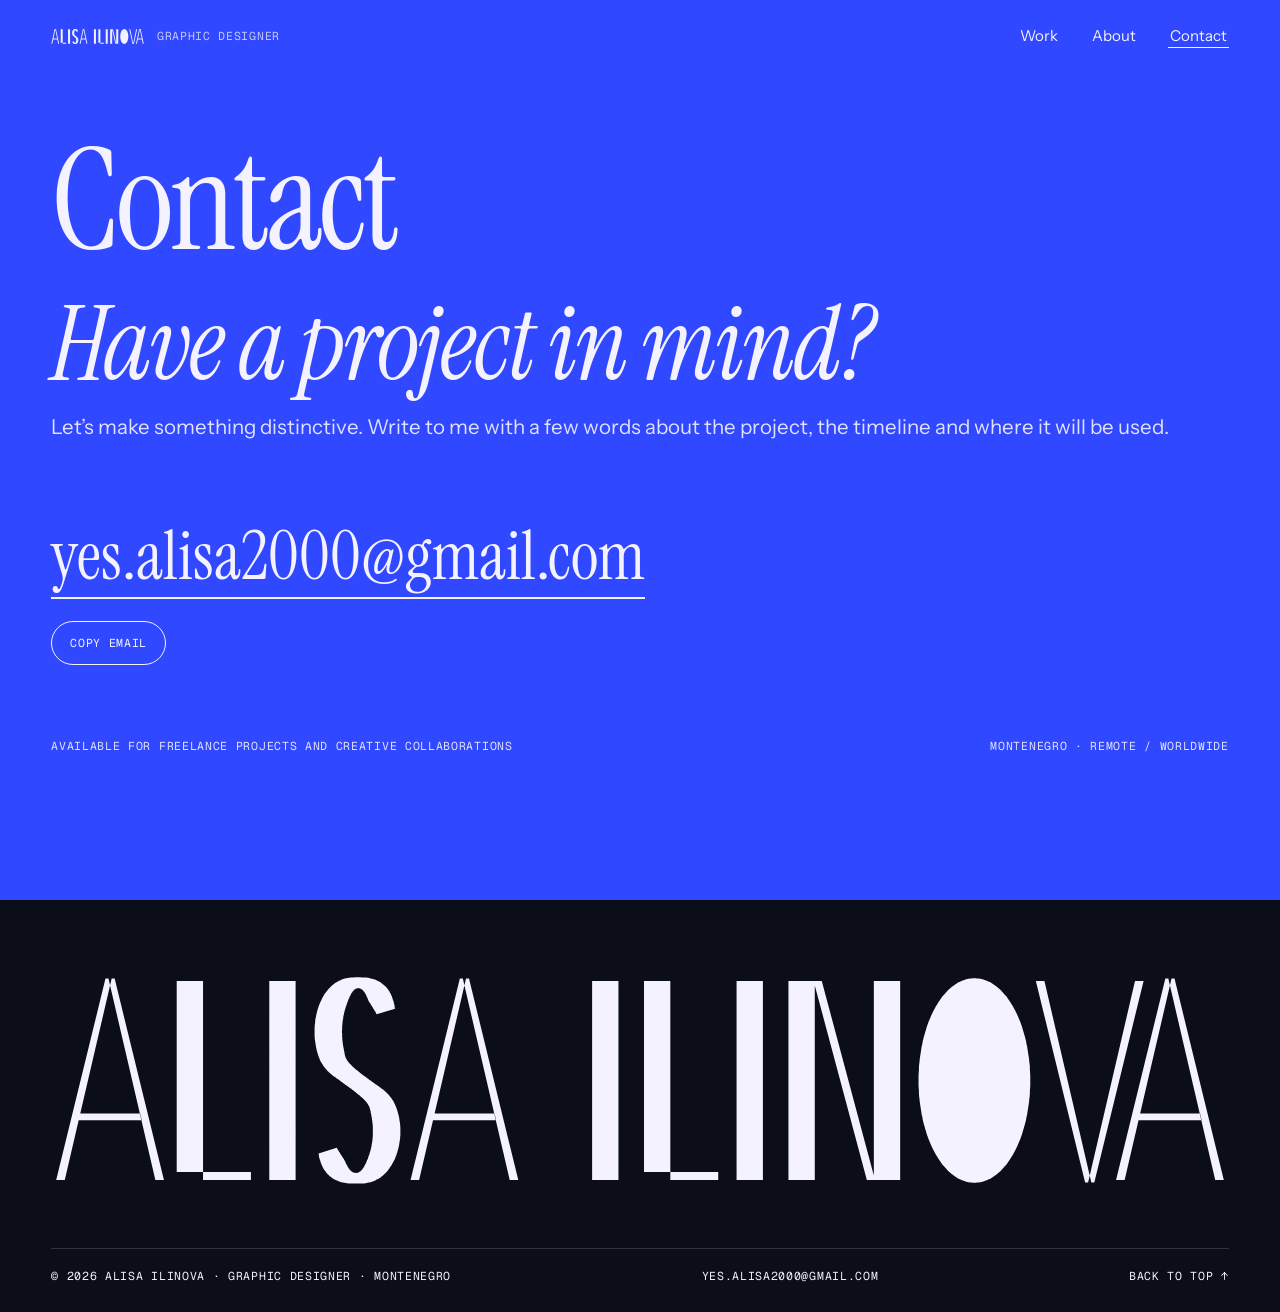
<file: contact.html>
<!DOCTYPE html>
<html lang="en">
<head>
<meta charset="utf-8">
<meta name="viewport" content="width=device-width, initial-scale=1, viewport-fit=cover">
<title>Contact — Alisa Ilinova</title>
<meta name="description" content="Contact Alisa Ilinova, graphic designer based in Montenegro, for freelance projects and creative collaborations.">
<meta name="author" content="Alisa Ilinova">
<meta name="theme-color" content="#F4F2FF">
<meta name="asset-base" content="assets/">
<meta property="og:type" content="website">
<meta property="og:title" content="Contact — Alisa Ilinova">
<meta property="og:description" content="Contact Alisa Ilinova, graphic designer based in Montenegro, for freelance projects and creative collaborations.">
<meta property="og:image" content="/og.jpg">
<meta name="twitter:card" content="summary_large_image">
<link rel="icon" href="favicon.svg" type="image/svg+xml">
<link rel="icon" href="favicon.ico" sizes="32x32">
<link rel="apple-touch-icon" href="apple-touch-icon.png">
<link rel="preload" href="assets/fonts/InstrumentSans-Regular.woff" as="font" type="font/woff" crossorigin>
<link rel="preload" href="assets/fonts/InstrumentSerif-Regular.woff" as="font" type="font/woff" crossorigin>
<link rel="stylesheet" href="assets/css/site.css">
<script>document.documentElement.classList.add('js');</script>
</head>
<body class="contact-page" style="--bg:#3048FF;--fg:#F4F2FF;--hdr-bg:#3048FF">
<a class="skip" href="#main">Skip to content</a>
<header class="site-header">
  <a class="brand" href="index.html" aria-label="Alisa Ilinova — home"><svg xmlns="http://www.w3.org/2000/svg" viewBox="-20 0 6498 1040" fill="currentColor" aria-hidden="true" focusable="false"><path fill-rule="nonzero" d="M6 1020L72 1020L284 8L229 8ZM546 1020L480 1020L268 8L323 8ZM133 720L419 720L408 664L144 664ZM652 1020L652 20L792 20L792 1020ZM652 1020L1024 1020L1024 960L652 960ZM1162 1020L1162 20L1302 20L1302 1020ZM1744 193L1741 188L1739 184L1737 180L1735 177L1733 173L1731 170L1728 166L1726 163L1724 158L1721 154L1719 151L1717 147L1715 144L1713 141L1711 137L1709 134L1707 131L1705 128L1704 124L1702 121L1701 117L1699 114L1698 111L1696 108L1694 104L1693 101L1691 98L1689 95L1687 92L1685 89L1683 87L1680 84L1678 82L1675 80L1672 78L1669 77L1666 76L1663 76L1660 76L1657 76L1654 77L1651 79L1648 81L1645 83L1643 85L1641 88L1638 90L1636 93L1634 96L1633 99L1631 102L1629 105L1627 109L1626 112L1624 115L1623 119L1621 122L1620 125L1618 129L1617 132L1615 136L1614 139L1613 143L1611 147L1610 150L1609 154L1607 158L1606 162L1605 166L1604 170L1602 174L1601 178L1600 182L1599 186L1598 190L1597 194L1596 198L1596 202L1595 207L1594 211L1593 215L1593 219L1592 224L1591 228L1591 232L1590 237L1590 241L1590 245L1589 250L1589 254L1589 259L1589 263L1589 267L1589 272L1588 276L1589 281L1589 285L1589 290L1589 294L1589 298L1590 303L1590 307L1590 311L1591 316L1591 320L1592 325L1592 329L1593 333L1594 337L1594 342L1595 346L1596 350L1597 354L1597 358L1598 362L1599 366L1600 370L1601 373L1601 377L1602 380L1603 383L1604 386L1605 389L1606 392L1607 395L1609 398L1610 402L1612 405L1614 409L1617 412L1619 416L1622 419L1625 423L1628 427L1632 430L1635 434L1638 438L1642 441L1646 445L1649 449L1653 452L1657 456L1661 459L1665 463L1669 466L1673 470L1677 473L1681 477L1685 480L1689 484L1693 487L1698 491L1702 494L1706 498L1710 501L1715 505L1719 508L1723 512L1728 515L1732 519L1736 523L1741 526L1745 530L1750 533L1754 537L1759 541L1764 545L1768 548L1773 552L1778 556L1783 561L1787 565L1792 569L1797 574L1802 579L1807 584L1812 590L1817 595L1822 601L1827 608L1831 614L1835 620L1839 627L1842 633L1845 640L1848 646L1851 653L1853 659L1856 666L1858 672L1860 679L1862 685L1863 692L1865 698L1866 705L1867 711L1869 718L1870 724L1870 731L1871 737L1872 744L1872 750L1873 757L1873 764L1873 770L1873 777L1873 783L1873 790L1872 797L1872 803L1871 810L1871 816L1870 823L1869 829L1868 836L1867 843L1865 849L1864 856L1862 862L1861 869L1859 875L1857 881L1855 888L1853 894L1850 900L1848 907L1845 913L1842 919L1839 925L1836 931L1832 937L1829 943L1825 949L1821 955L1817 961L1813 966L1808 972L1803 977L1798 983L1793 988L1788 993L1782 997L1777 1002L1771 1006L1764 1010L1758 1014L1751 1018L1745 1021L1738 1024L1731 1027L1723 1029L1716 1031L1709 1033L1701 1034L1694 1036L1687 1037L1679 1037L1672 1038L1665 1038L1657 1038L1650 1038L1643 1038L1636 1038L1628 1038L1621 1037L1613 1037L1606 1036L1599 1035L1591 1033L1584 1031L1577 1029L1570 1027L1562 1024L1556 1021L1549 1018L1542 1014L1536 1010L1530 1006L1524 1002L1518 997L1512 993L1507 988L1502 982L1498 977L1494 971L1490 965L1486 959L1483 953L1480 947L1477 942L1475 936L1472 930L1470 924L1468 918L1466 911L1464 905L1462 898L1461 891L1460 885L1564 851L1567 857L1569 861L1571 864L1573 868L1575 871L1578 874L1580 878L1582 881L1585 885L1587 889L1589 893L1591 896L1593 899L1595 902L1597 906L1599 909L1601 912L1603 915L1605 919L1606 922L1608 925L1610 929L1611 932L1613 935L1615 938L1617 941L1619 944L1621 947L1623 950L1626 953L1628 955L1631 958L1634 960L1637 962L1640 963L1643 964L1647 965L1650 965L1653 965L1657 964L1660 963L1663 962L1666 960L1669 958L1672 955L1674 953L1677 950L1679 947L1681 944L1683 941L1685 938L1687 935L1689 932L1691 929L1692 925L1694 922L1695 919L1697 915L1699 912L1700 908L1702 905L1703 901L1704 898L1706 894L1707 890L1709 887L1710 883L1711 879L1712 875L1713 872L1715 868L1716 864L1717 860L1718 856L1719 852L1720 848L1720 844L1721 840L1722 835L1723 831L1723 827L1724 823L1725 819L1725 815L1726 810L1726 806L1726 802L1727 798L1727 793L1727 789L1727 785L1727 780L1727 776L1727 772L1727 768L1727 763L1727 759L1727 755L1727 750L1726 746L1726 742L1725 738L1725 734L1724 729L1724 725L1723 721L1723 717L1722 713L1721 709L1720 705L1720 701L1719 697L1718 693L1717 689L1716 686L1715 682L1715 679L1714 676L1713 672L1712 669L1711 666L1710 663L1708 660L1706 657L1705 653L1702 650L1700 646L1697 643L1695 639L1692 635L1689 632L1685 628L1682 624L1678 621L1675 617L1671 614L1667 610L1664 606L1660 603L1656 599L1652 596L1648 592L1644 589L1640 585L1636 582L1632 578L1627 575L1623 571L1619 568L1615 564L1611 561L1606 557L1602 554L1598 550L1593 547L1589 543L1585 540L1580 536L1576 532L1571 529L1567 525L1562 521L1558 518L1553 514L1549 510L1544 506L1539 502L1534 498L1529 494L1525 489L1520 485L1515 480L1510 475L1505 469L1500 463L1495 457L1490 451L1486 445L1482 438L1478 432L1475 425L1471 418L1468 412L1466 405L1463 399L1461 393L1459 386L1457 380L1455 374L1454 367L1452 361L1451 354L1449 348L1448 342L1447 335L1446 329L1446 322L1445 316L1444 309L1444 303L1443 296L1443 290L1443 283L1443 277L1443 270L1443 264L1443 257L1443 251L1444 245L1444 238L1445 232L1446 225L1447 219L1448 212L1449 206L1450 199L1451 193L1453 187L1454 180L1456 174L1458 167L1460 161L1462 155L1464 149L1466 142L1469 136L1471 130L1474 124L1477 118L1480 111L1483 105L1486 99L1490 94L1494 88L1498 82L1502 76L1506 71L1511 65L1515 60L1520 55L1525 49L1531 45L1537 40L1542 35L1549 31L1555 27L1561 23L1568 20L1575 16L1582 14L1590 11L1597 9L1604 7L1612 5L1620 4L1627 3L1635 2L1642 2L1650 1L1657 1L1665 1L1672 1L1679 2L1687 2L1695 3L1702 4L1710 5L1717 6L1725 8L1732 10L1739 13L1747 15L1754 19L1760 22L1767 26L1773 30L1780 34L1786 38L1791 43L1797 48L1802 53L1807 58L1811 64L1815 70L1819 76L1823 81L1826 88L1829 94L1832 100L1834 105L1836 111L1838 117L1840 123L1842 130L1844 136L1845 142L1847 149L1848 156L1849 162ZM1966 1020L2032 1020L2244 8L2189 8ZM2506 1020L2440 1020L2228 8L2283 8ZM2093 720L2379 720L2368 664L2104 664ZM2956 1020L2956 20L3096 20L3096 1020ZM3264 1020L3264 20L3404 20L3404 1020ZM3264 1020L3636 1020L3636 960L3264 960ZM3774 1020L3774 20L3914 20L3914 1020ZM4082 1020L4082 20L4222 20L4222 1020ZM4502 1020L4502 20L4642 20L4642 1020ZM4216 20L4280 20L4508 1020L4444 1020ZM5340 520L5340 507L5340 493L5339 480L5338 466L5338 453L5337 440L5335 426L5334 413L5332 400L5330 387L5328 374L5326 361L5324 348L5321 336L5319 323L5316 311L5313 299L5309 287L5306 275L5302 263L5299 251L5295 240L5291 229L5287 218L5282 207L5278 197L5273 186L5268 176L5263 166L5258 157L5253 147L5247 138L5242 129L5236 121L5230 112L5225 104L5219 96L5212 89L5206 82L5200 75L5194 68L5187 62L5181 56L5174 50L5167 45L5160 40L5153 35L5147 31L5140 27L5132 24L5125 20L5118 17L5111 15L5104 12L5097 10L5089 9L5082 8L5075 7L5067 6L5060 6L5053 6L5045 7L5038 8L5031 9L5023 10L5016 12L5009 15L5002 17L4995 20L4988 24L4980 27L4973 31L4967 35L4960 40L4953 45L4946 50L4939 56L4933 62L4926 68L4920 75L4914 82L4908 89L4901 96L4895 104L4890 112L4884 121L4878 129L4873 138L4867 147L4862 157L4857 166L4852 176L4847 186L4842 197L4838 207L4833 218L4829 229L4825 240L4821 251L4818 263L4814 275L4811 287L4807 299L4804 311L4801 323L4799 336L4796 348L4794 361L4792 374L4790 387L4788 400L4786 413L4785 426L4783 440L4782 453L4782 466L4781 480L4780 493L4780 507L4780 520L4780 533L4780 547L4781 560L4782 574L4782 587L4783 600L4785 614L4786 627L4788 640L4790 653L4792 666L4794 679L4796 692L4799 704L4801 717L4804 729L4807 741L4811 753L4814 765L4818 777L4821 789L4825 800L4829 811L4833 822L4838 833L4842 843L4847 854L4852 864L4857 874L4862 883L4867 893L4873 902L4878 911L4884 919L4890 928L4895 936L4901 944L4908 951L4914 958L4920 965L4926 972L4933 978L4939 984L4946 990L4953 995L4960 1000L4967 1005L4973 1009L4980 1013L4988 1016L4995 1020L5002 1023L5009 1025L5016 1028L5023 1030L5031 1031L5038 1032L5045 1033L5053 1034L5060 1034L5067 1034L5075 1033L5082 1032L5089 1031L5097 1030L5104 1028L5111 1025L5118 1023L5125 1020L5132 1016L5140 1013L5147 1009L5153 1005L5160 1000L5167 995L5174 990L5181 984L5187 978L5194 972L5200 965L5206 958L5212 951L5219 944L5225 936L5230 928L5236 919L5242 911L5247 902L5253 893L5258 883L5263 874L5268 864L5273 854L5278 843L5282 833L5287 822L5291 811L5295 800L5299 789L5302 777L5306 765L5309 753L5313 741L5316 729L5319 717L5321 704L5324 692L5326 679L5328 666L5330 653L5332 640L5334 627L5335 614L5337 600L5338 587L5338 574L5339 560L5340 547L5340 533ZM5194 520L5194 508L5194 496L5194 484L5193 473L5193 461L5192 449L5192 437L5191 426L5190 414L5189 402L5188 391L5187 380L5186 368L5185 357L5184 346L5182 335L5181 325L5179 314L5178 303L5176 293L5174 283L5172 273L5170 263L5168 253L5166 244L5164 234L5162 225L5160 216L5157 207L5155 199L5152 191L5150 183L5147 175L5144 167L5142 160L5139 153L5136 146L5133 139L5130 133L5127 127L5124 121L5121 115L5118 110L5115 105L5111 101L5108 96L5105 92L5101 88L5098 85L5095 81L5091 79L5088 76L5084 74L5081 72L5077 70L5074 68L5071 67L5067 67L5064 66L5060 66L5056 66L5053 67L5049 67L5046 68L5043 70L5039 72L5036 74L5032 76L5029 79L5025 81L5022 85L5019 88L5015 92L5012 96L5009 101L5005 105L5002 110L4999 115L4996 121L4993 127L4990 133L4987 139L4984 146L4981 153L4978 160L4976 167L4973 175L4970 183L4968 191L4965 199L4963 207L4960 216L4958 225L4956 234L4954 244L4952 253L4950 263L4948 273L4946 283L4944 293L4942 303L4941 314L4939 325L4938 335L4936 346L4935 357L4934 368L4933 380L4932 391L4931 402L4930 414L4929 426L4928 437L4928 449L4927 461L4927 473L4926 484L4926 496L4926 508L4926 520L4926 532L4926 544L4926 556L4927 567L4927 579L4928 591L4928 603L4929 614L4930 626L4931 638L4932 649L4933 660L4934 672L4935 683L4936 694L4938 705L4939 715L4941 726L4942 737L4944 747L4946 757L4948 767L4950 777L4952 787L4954 796L4956 806L4958 815L4960 824L4963 833L4965 841L4968 849L4970 857L4973 865L4976 873L4978 880L4981 887L4984 894L4987 901L4990 907L4993 913L4996 919L4999 925L5002 930L5005 935L5009 939L5012 944L5015 948L5019 952L5022 955L5025 959L5029 961L5032 964L5036 966L5039 968L5043 970L5046 972L5049 973L5053 973L5056 974L5060 974L5064 974L5067 973L5071 973L5074 972L5077 970L5081 968L5084 966L5088 964L5091 961L5095 959L5098 955L5101 952L5105 948L5108 944L5111 939L5115 935L5118 930L5121 925L5124 919L5127 913L5130 907L5133 901L5136 894L5139 887L5142 880L5144 873L5147 865L5150 857L5152 849L5155 841L5157 833L5160 824L5162 815L5164 806L5166 796L5168 787L5170 777L5172 767L5174 757L5176 747L5178 737L5179 726L5181 715L5182 705L5184 694L5185 683L5186 672L5187 660L5188 649L5189 638L5190 626L5191 614L5192 603L5192 591L5193 579L5193 567L5194 556L5194 544L5194 532ZM5410 20L5476 20L5688 1032L5633 1032ZM5950 20L5884 20L5672 1032L5727 1032ZM5872 1020L5938 1020L6150 8L6095 8ZM6412 1020L6346 1020L6134 8L6189 8ZM5999 720L6285 720L6274 664L6010 664Z"/></svg><span class="role">Graphic designer</span></a>
  <nav class="nav" aria-label="Main"><a href="index.html#work">Work</a><a href="about.html">About</a><a href="contact.html" aria-current="page">Contact</a></nav>
</header>
<main id="main">
<section class="contact" style="min-height:100svh;padding:calc(140px + env(safe-area-inset-top)) 0 clamp(64px,8vw,120px)" aria-labelledby="contact-h"><div class="wrap">
  <h1 class="page-title" style="margin-bottom:clamp(20px,3vw,32px)">Contact</h1>
  <p class="contact-q" id="contact-h">Have a project in mind?</p>
  <p class="contact-sub">Let’s make something distinctive. Write to me with a few words about the project, the timeline and where it will be used.</p>
  <a class="mail" href="mailto:yes.alisa2000@gmail.com">yes.alisa2000@gmail.com</a>
  <p style="margin-top:22px"><button class="copy mono" type="button" data-copy="yes.alisa2000@gmail.com">Copy email</button></p>
  <div class="contact-meta mono"><span>Available for freelance projects and creative collaborations</span><span>Montenegro · Remote / worldwide</span></div>
</div></section>
</main>
<script>document.querySelectorAll('[data-copy]').forEach(function(b){b.addEventListener('click',function(){var t=b.getAttribute('data-copy');(navigator.clipboard?navigator.clipboard.writeText(t):Promise.reject()).then(function(){b.textContent='Copied';setTimeout(function(){b.textContent='Copy email'},1800)}).catch(function(){location.href='mailto:'+t})})})</script>
<footer class="site-footer">
  <div class="wrap">
    <div class="foot-mark"><img src="assets/brand/wordmark-display-white.svg" alt="Alisa Ilinova" width="5904" height="1040" loading="lazy"></div>
    <div class="foot-row mono">
      <span>© 2026 Alisa Ilinova · Graphic designer · Montenegro</span>
      <a href="mailto:yes.alisa2000@gmail.com">yes.alisa2000@gmail.com</a>
      <a href="#top">Back to top ↑</a>
    </div>
  </div>
</footer>
<script src="assets/js/site.js" defer></script>
</body>
</html>
</file>
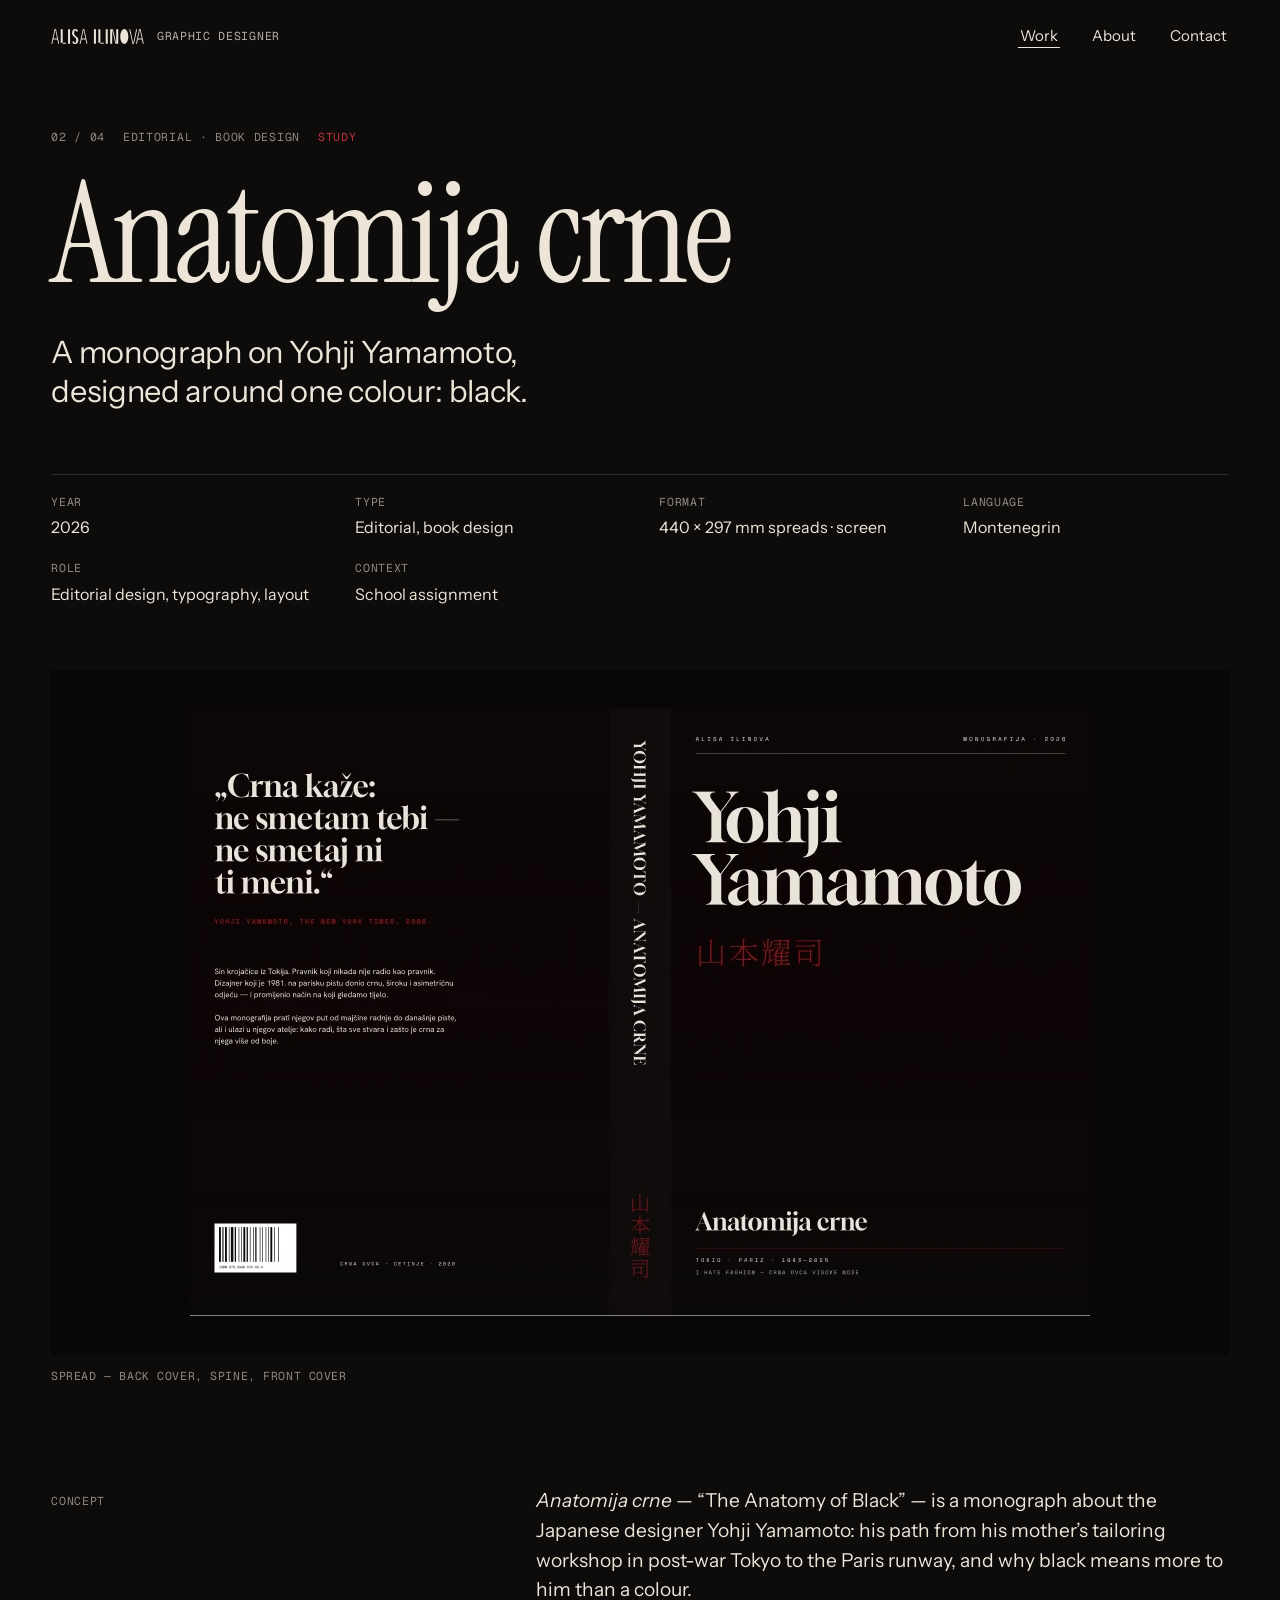
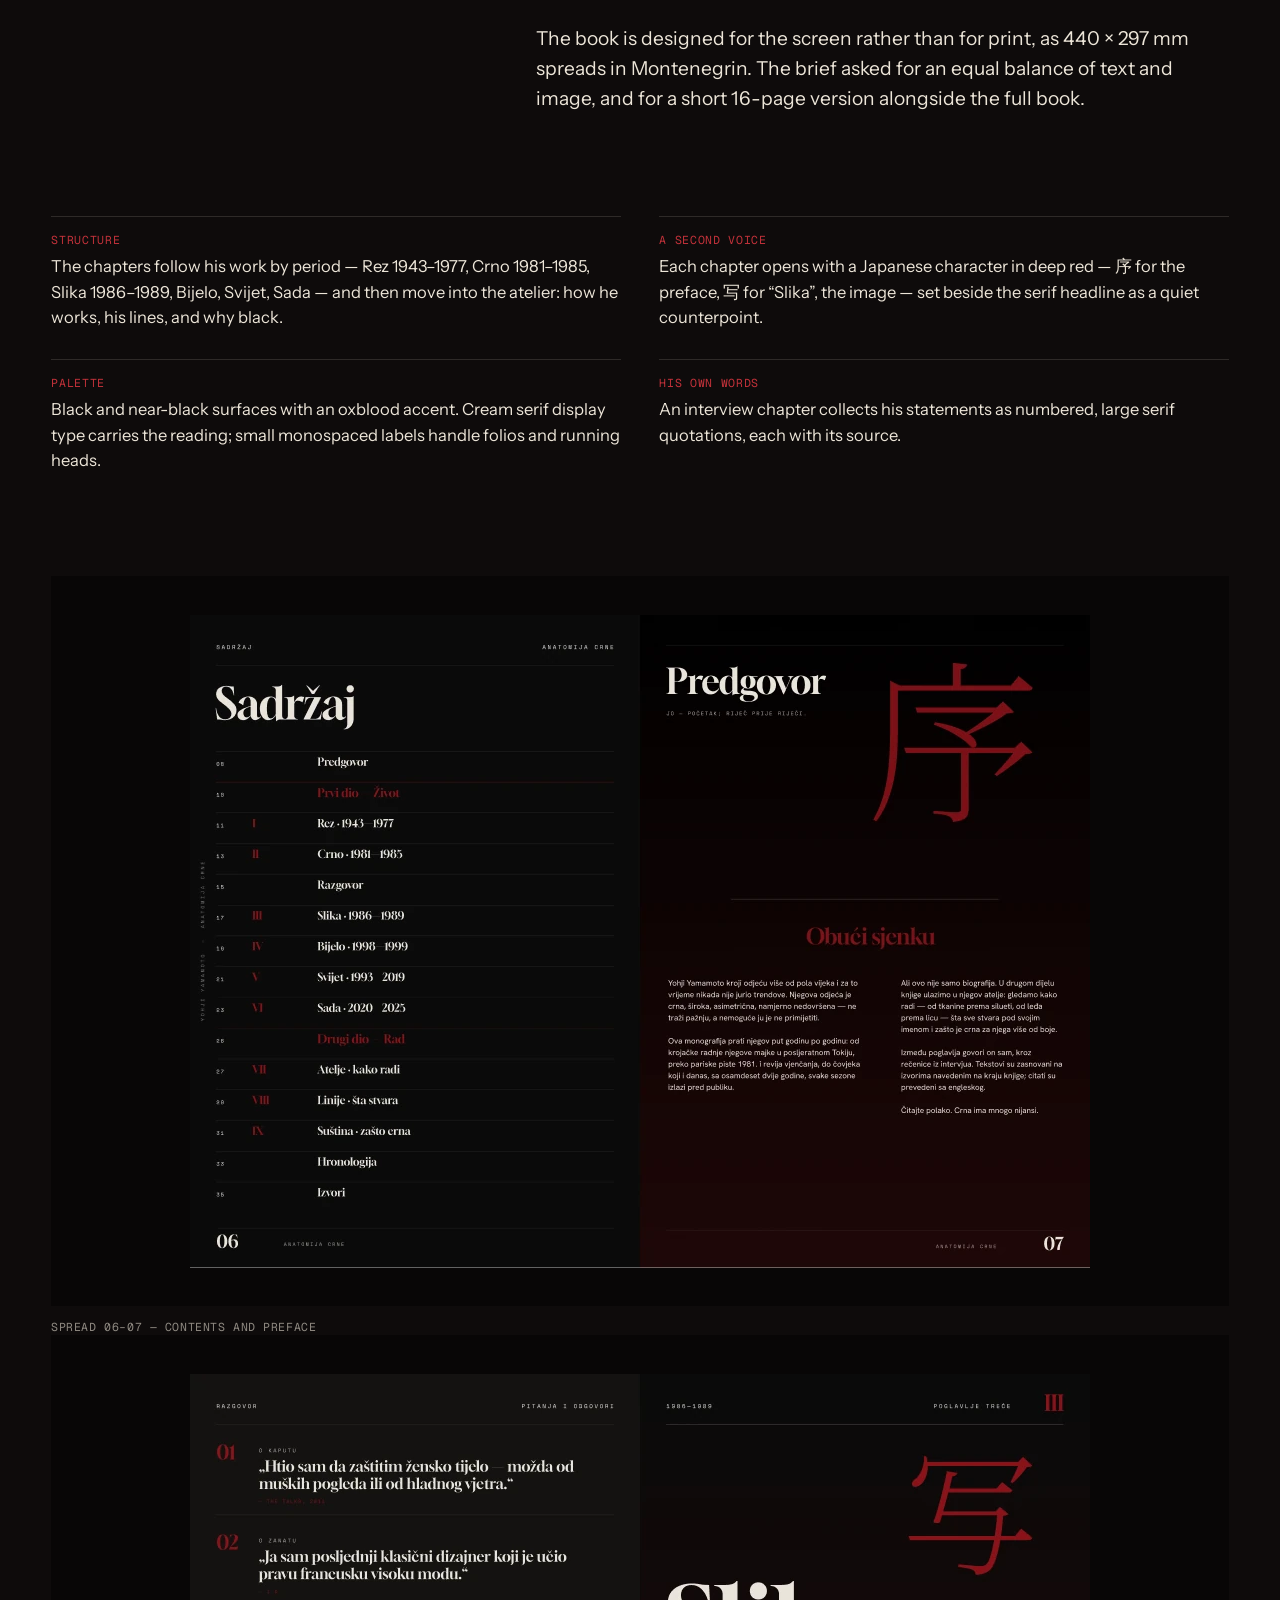
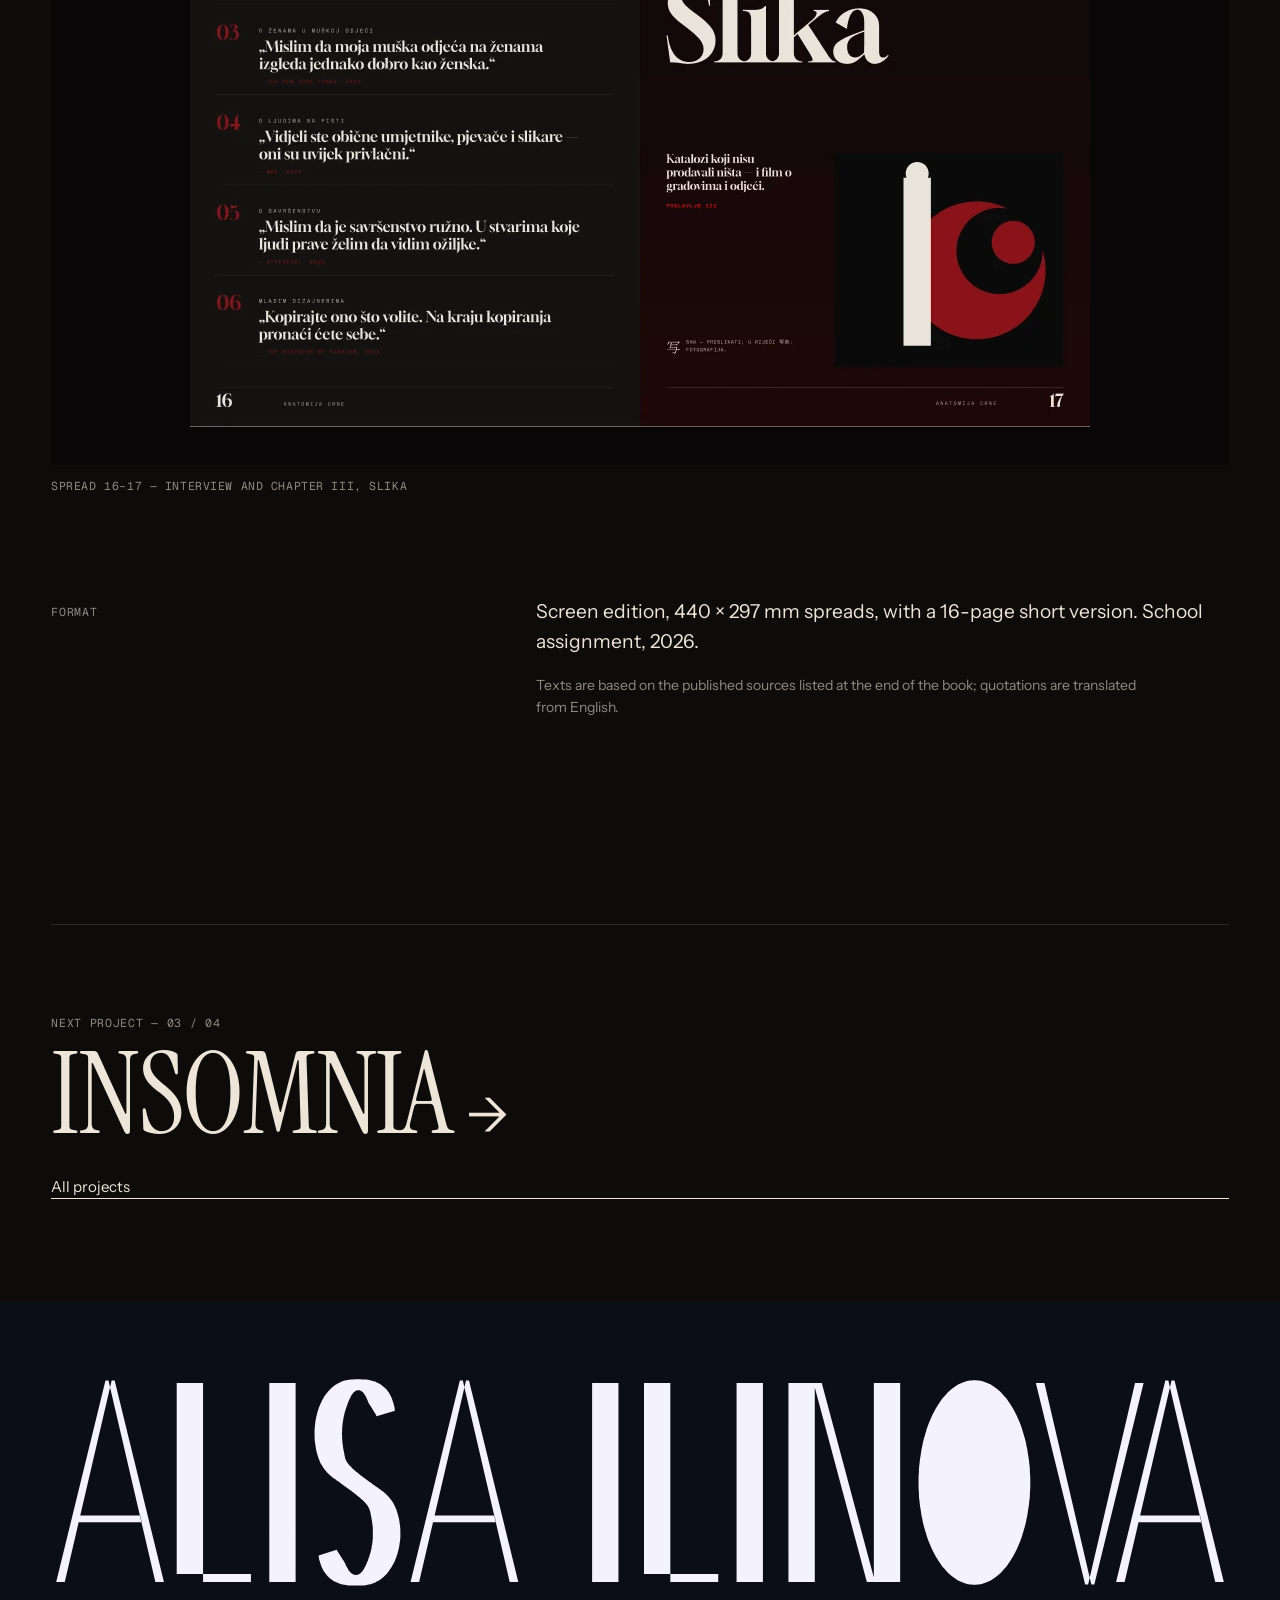
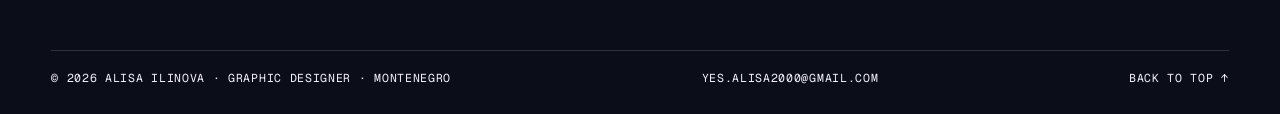
<file: work/anatomija-crne.html>
<!DOCTYPE html>
<html lang="en">
<head>
<meta charset="utf-8">
<meta name="viewport" content="width=device-width, initial-scale=1, viewport-fit=cover">
<title>Anatomija crne — Alisa Ilinova</title>
<meta name="description" content="Anatomija crne: A screen monograph on Yohji Yamamoto, built around one colour: black. Editorial · Book design, 2026. Portfolio of Alisa Ilinova, graphic designer.">
<meta name="author" content="Alisa Ilinova">
<meta name="theme-color" content="#F4F2FF">
<meta name="asset-base" content="../assets/">
<meta property="og:type" content="website">
<meta property="og:title" content="Anatomija crne — Alisa Ilinova">
<meta property="og:description" content="Anatomija crne: A screen monograph on Yohji Yamamoto, built around one colour: black. Editorial · Book design, 2026. Portfolio of Alisa Ilinova, graphic designer.">
<meta property="og:image" content="/og.jpg">
<meta name="twitter:card" content="summary_large_image">
<link rel="icon" href="../favicon.svg" type="image/svg+xml">
<link rel="icon" href="../favicon.ico" sizes="32x32">
<link rel="apple-touch-icon" href="../apple-touch-icon.png">
<link rel="preload" href="../assets/fonts/InstrumentSans-Regular.woff" as="font" type="font/woff" crossorigin>
<link rel="preload" href="../assets/fonts/InstrumentSerif-Regular.woff" as="font" type="font/woff" crossorigin>
<link rel="stylesheet" href="../assets/css/site.css">
<script>document.documentElement.classList.add('js');</script>
</head>
<body class="case-page" style="--c-bg:#0E0B0B;--c-fg:#ECE5D8;--c-muted:rgba(236,229,216,.58);--c-line:rgba(236,229,216,.14);--c-accent:#C2323A;--c-panel:#080606">
<a class="skip" href="#main">Skip to content</a>
<header class="site-header">
  <a class="brand" href="../index.html" aria-label="Alisa Ilinova — home"><svg xmlns="http://www.w3.org/2000/svg" viewBox="-20 0 6498 1040" fill="currentColor" aria-hidden="true" focusable="false"><path fill-rule="nonzero" d="M6 1020L72 1020L284 8L229 8ZM546 1020L480 1020L268 8L323 8ZM133 720L419 720L408 664L144 664ZM652 1020L652 20L792 20L792 1020ZM652 1020L1024 1020L1024 960L652 960ZM1162 1020L1162 20L1302 20L1302 1020ZM1744 193L1741 188L1739 184L1737 180L1735 177L1733 173L1731 170L1728 166L1726 163L1724 158L1721 154L1719 151L1717 147L1715 144L1713 141L1711 137L1709 134L1707 131L1705 128L1704 124L1702 121L1701 117L1699 114L1698 111L1696 108L1694 104L1693 101L1691 98L1689 95L1687 92L1685 89L1683 87L1680 84L1678 82L1675 80L1672 78L1669 77L1666 76L1663 76L1660 76L1657 76L1654 77L1651 79L1648 81L1645 83L1643 85L1641 88L1638 90L1636 93L1634 96L1633 99L1631 102L1629 105L1627 109L1626 112L1624 115L1623 119L1621 122L1620 125L1618 129L1617 132L1615 136L1614 139L1613 143L1611 147L1610 150L1609 154L1607 158L1606 162L1605 166L1604 170L1602 174L1601 178L1600 182L1599 186L1598 190L1597 194L1596 198L1596 202L1595 207L1594 211L1593 215L1593 219L1592 224L1591 228L1591 232L1590 237L1590 241L1590 245L1589 250L1589 254L1589 259L1589 263L1589 267L1589 272L1588 276L1589 281L1589 285L1589 290L1589 294L1589 298L1590 303L1590 307L1590 311L1591 316L1591 320L1592 325L1592 329L1593 333L1594 337L1594 342L1595 346L1596 350L1597 354L1597 358L1598 362L1599 366L1600 370L1601 373L1601 377L1602 380L1603 383L1604 386L1605 389L1606 392L1607 395L1609 398L1610 402L1612 405L1614 409L1617 412L1619 416L1622 419L1625 423L1628 427L1632 430L1635 434L1638 438L1642 441L1646 445L1649 449L1653 452L1657 456L1661 459L1665 463L1669 466L1673 470L1677 473L1681 477L1685 480L1689 484L1693 487L1698 491L1702 494L1706 498L1710 501L1715 505L1719 508L1723 512L1728 515L1732 519L1736 523L1741 526L1745 530L1750 533L1754 537L1759 541L1764 545L1768 548L1773 552L1778 556L1783 561L1787 565L1792 569L1797 574L1802 579L1807 584L1812 590L1817 595L1822 601L1827 608L1831 614L1835 620L1839 627L1842 633L1845 640L1848 646L1851 653L1853 659L1856 666L1858 672L1860 679L1862 685L1863 692L1865 698L1866 705L1867 711L1869 718L1870 724L1870 731L1871 737L1872 744L1872 750L1873 757L1873 764L1873 770L1873 777L1873 783L1873 790L1872 797L1872 803L1871 810L1871 816L1870 823L1869 829L1868 836L1867 843L1865 849L1864 856L1862 862L1861 869L1859 875L1857 881L1855 888L1853 894L1850 900L1848 907L1845 913L1842 919L1839 925L1836 931L1832 937L1829 943L1825 949L1821 955L1817 961L1813 966L1808 972L1803 977L1798 983L1793 988L1788 993L1782 997L1777 1002L1771 1006L1764 1010L1758 1014L1751 1018L1745 1021L1738 1024L1731 1027L1723 1029L1716 1031L1709 1033L1701 1034L1694 1036L1687 1037L1679 1037L1672 1038L1665 1038L1657 1038L1650 1038L1643 1038L1636 1038L1628 1038L1621 1037L1613 1037L1606 1036L1599 1035L1591 1033L1584 1031L1577 1029L1570 1027L1562 1024L1556 1021L1549 1018L1542 1014L1536 1010L1530 1006L1524 1002L1518 997L1512 993L1507 988L1502 982L1498 977L1494 971L1490 965L1486 959L1483 953L1480 947L1477 942L1475 936L1472 930L1470 924L1468 918L1466 911L1464 905L1462 898L1461 891L1460 885L1564 851L1567 857L1569 861L1571 864L1573 868L1575 871L1578 874L1580 878L1582 881L1585 885L1587 889L1589 893L1591 896L1593 899L1595 902L1597 906L1599 909L1601 912L1603 915L1605 919L1606 922L1608 925L1610 929L1611 932L1613 935L1615 938L1617 941L1619 944L1621 947L1623 950L1626 953L1628 955L1631 958L1634 960L1637 962L1640 963L1643 964L1647 965L1650 965L1653 965L1657 964L1660 963L1663 962L1666 960L1669 958L1672 955L1674 953L1677 950L1679 947L1681 944L1683 941L1685 938L1687 935L1689 932L1691 929L1692 925L1694 922L1695 919L1697 915L1699 912L1700 908L1702 905L1703 901L1704 898L1706 894L1707 890L1709 887L1710 883L1711 879L1712 875L1713 872L1715 868L1716 864L1717 860L1718 856L1719 852L1720 848L1720 844L1721 840L1722 835L1723 831L1723 827L1724 823L1725 819L1725 815L1726 810L1726 806L1726 802L1727 798L1727 793L1727 789L1727 785L1727 780L1727 776L1727 772L1727 768L1727 763L1727 759L1727 755L1727 750L1726 746L1726 742L1725 738L1725 734L1724 729L1724 725L1723 721L1723 717L1722 713L1721 709L1720 705L1720 701L1719 697L1718 693L1717 689L1716 686L1715 682L1715 679L1714 676L1713 672L1712 669L1711 666L1710 663L1708 660L1706 657L1705 653L1702 650L1700 646L1697 643L1695 639L1692 635L1689 632L1685 628L1682 624L1678 621L1675 617L1671 614L1667 610L1664 606L1660 603L1656 599L1652 596L1648 592L1644 589L1640 585L1636 582L1632 578L1627 575L1623 571L1619 568L1615 564L1611 561L1606 557L1602 554L1598 550L1593 547L1589 543L1585 540L1580 536L1576 532L1571 529L1567 525L1562 521L1558 518L1553 514L1549 510L1544 506L1539 502L1534 498L1529 494L1525 489L1520 485L1515 480L1510 475L1505 469L1500 463L1495 457L1490 451L1486 445L1482 438L1478 432L1475 425L1471 418L1468 412L1466 405L1463 399L1461 393L1459 386L1457 380L1455 374L1454 367L1452 361L1451 354L1449 348L1448 342L1447 335L1446 329L1446 322L1445 316L1444 309L1444 303L1443 296L1443 290L1443 283L1443 277L1443 270L1443 264L1443 257L1443 251L1444 245L1444 238L1445 232L1446 225L1447 219L1448 212L1449 206L1450 199L1451 193L1453 187L1454 180L1456 174L1458 167L1460 161L1462 155L1464 149L1466 142L1469 136L1471 130L1474 124L1477 118L1480 111L1483 105L1486 99L1490 94L1494 88L1498 82L1502 76L1506 71L1511 65L1515 60L1520 55L1525 49L1531 45L1537 40L1542 35L1549 31L1555 27L1561 23L1568 20L1575 16L1582 14L1590 11L1597 9L1604 7L1612 5L1620 4L1627 3L1635 2L1642 2L1650 1L1657 1L1665 1L1672 1L1679 2L1687 2L1695 3L1702 4L1710 5L1717 6L1725 8L1732 10L1739 13L1747 15L1754 19L1760 22L1767 26L1773 30L1780 34L1786 38L1791 43L1797 48L1802 53L1807 58L1811 64L1815 70L1819 76L1823 81L1826 88L1829 94L1832 100L1834 105L1836 111L1838 117L1840 123L1842 130L1844 136L1845 142L1847 149L1848 156L1849 162ZM1966 1020L2032 1020L2244 8L2189 8ZM2506 1020L2440 1020L2228 8L2283 8ZM2093 720L2379 720L2368 664L2104 664ZM2956 1020L2956 20L3096 20L3096 1020ZM3264 1020L3264 20L3404 20L3404 1020ZM3264 1020L3636 1020L3636 960L3264 960ZM3774 1020L3774 20L3914 20L3914 1020ZM4082 1020L4082 20L4222 20L4222 1020ZM4502 1020L4502 20L4642 20L4642 1020ZM4216 20L4280 20L4508 1020L4444 1020ZM5340 520L5340 507L5340 493L5339 480L5338 466L5338 453L5337 440L5335 426L5334 413L5332 400L5330 387L5328 374L5326 361L5324 348L5321 336L5319 323L5316 311L5313 299L5309 287L5306 275L5302 263L5299 251L5295 240L5291 229L5287 218L5282 207L5278 197L5273 186L5268 176L5263 166L5258 157L5253 147L5247 138L5242 129L5236 121L5230 112L5225 104L5219 96L5212 89L5206 82L5200 75L5194 68L5187 62L5181 56L5174 50L5167 45L5160 40L5153 35L5147 31L5140 27L5132 24L5125 20L5118 17L5111 15L5104 12L5097 10L5089 9L5082 8L5075 7L5067 6L5060 6L5053 6L5045 7L5038 8L5031 9L5023 10L5016 12L5009 15L5002 17L4995 20L4988 24L4980 27L4973 31L4967 35L4960 40L4953 45L4946 50L4939 56L4933 62L4926 68L4920 75L4914 82L4908 89L4901 96L4895 104L4890 112L4884 121L4878 129L4873 138L4867 147L4862 157L4857 166L4852 176L4847 186L4842 197L4838 207L4833 218L4829 229L4825 240L4821 251L4818 263L4814 275L4811 287L4807 299L4804 311L4801 323L4799 336L4796 348L4794 361L4792 374L4790 387L4788 400L4786 413L4785 426L4783 440L4782 453L4782 466L4781 480L4780 493L4780 507L4780 520L4780 533L4780 547L4781 560L4782 574L4782 587L4783 600L4785 614L4786 627L4788 640L4790 653L4792 666L4794 679L4796 692L4799 704L4801 717L4804 729L4807 741L4811 753L4814 765L4818 777L4821 789L4825 800L4829 811L4833 822L4838 833L4842 843L4847 854L4852 864L4857 874L4862 883L4867 893L4873 902L4878 911L4884 919L4890 928L4895 936L4901 944L4908 951L4914 958L4920 965L4926 972L4933 978L4939 984L4946 990L4953 995L4960 1000L4967 1005L4973 1009L4980 1013L4988 1016L4995 1020L5002 1023L5009 1025L5016 1028L5023 1030L5031 1031L5038 1032L5045 1033L5053 1034L5060 1034L5067 1034L5075 1033L5082 1032L5089 1031L5097 1030L5104 1028L5111 1025L5118 1023L5125 1020L5132 1016L5140 1013L5147 1009L5153 1005L5160 1000L5167 995L5174 990L5181 984L5187 978L5194 972L5200 965L5206 958L5212 951L5219 944L5225 936L5230 928L5236 919L5242 911L5247 902L5253 893L5258 883L5263 874L5268 864L5273 854L5278 843L5282 833L5287 822L5291 811L5295 800L5299 789L5302 777L5306 765L5309 753L5313 741L5316 729L5319 717L5321 704L5324 692L5326 679L5328 666L5330 653L5332 640L5334 627L5335 614L5337 600L5338 587L5338 574L5339 560L5340 547L5340 533ZM5194 520L5194 508L5194 496L5194 484L5193 473L5193 461L5192 449L5192 437L5191 426L5190 414L5189 402L5188 391L5187 380L5186 368L5185 357L5184 346L5182 335L5181 325L5179 314L5178 303L5176 293L5174 283L5172 273L5170 263L5168 253L5166 244L5164 234L5162 225L5160 216L5157 207L5155 199L5152 191L5150 183L5147 175L5144 167L5142 160L5139 153L5136 146L5133 139L5130 133L5127 127L5124 121L5121 115L5118 110L5115 105L5111 101L5108 96L5105 92L5101 88L5098 85L5095 81L5091 79L5088 76L5084 74L5081 72L5077 70L5074 68L5071 67L5067 67L5064 66L5060 66L5056 66L5053 67L5049 67L5046 68L5043 70L5039 72L5036 74L5032 76L5029 79L5025 81L5022 85L5019 88L5015 92L5012 96L5009 101L5005 105L5002 110L4999 115L4996 121L4993 127L4990 133L4987 139L4984 146L4981 153L4978 160L4976 167L4973 175L4970 183L4968 191L4965 199L4963 207L4960 216L4958 225L4956 234L4954 244L4952 253L4950 263L4948 273L4946 283L4944 293L4942 303L4941 314L4939 325L4938 335L4936 346L4935 357L4934 368L4933 380L4932 391L4931 402L4930 414L4929 426L4928 437L4928 449L4927 461L4927 473L4926 484L4926 496L4926 508L4926 520L4926 532L4926 544L4926 556L4927 567L4927 579L4928 591L4928 603L4929 614L4930 626L4931 638L4932 649L4933 660L4934 672L4935 683L4936 694L4938 705L4939 715L4941 726L4942 737L4944 747L4946 757L4948 767L4950 777L4952 787L4954 796L4956 806L4958 815L4960 824L4963 833L4965 841L4968 849L4970 857L4973 865L4976 873L4978 880L4981 887L4984 894L4987 901L4990 907L4993 913L4996 919L4999 925L5002 930L5005 935L5009 939L5012 944L5015 948L5019 952L5022 955L5025 959L5029 961L5032 964L5036 966L5039 968L5043 970L5046 972L5049 973L5053 973L5056 974L5060 974L5064 974L5067 973L5071 973L5074 972L5077 970L5081 968L5084 966L5088 964L5091 961L5095 959L5098 955L5101 952L5105 948L5108 944L5111 939L5115 935L5118 930L5121 925L5124 919L5127 913L5130 907L5133 901L5136 894L5139 887L5142 880L5144 873L5147 865L5150 857L5152 849L5155 841L5157 833L5160 824L5162 815L5164 806L5166 796L5168 787L5170 777L5172 767L5174 757L5176 747L5178 737L5179 726L5181 715L5182 705L5184 694L5185 683L5186 672L5187 660L5188 649L5189 638L5190 626L5191 614L5192 603L5192 591L5193 579L5193 567L5194 556L5194 544L5194 532ZM5410 20L5476 20L5688 1032L5633 1032ZM5950 20L5884 20L5672 1032L5727 1032ZM5872 1020L5938 1020L6150 8L6095 8ZM6412 1020L6346 1020L6134 8L6189 8ZM5999 720L6285 720L6274 664L6010 664Z"/></svg><span class="role">Graphic designer</span></a>
  <nav class="nav" aria-label="Main"><a href="../index.html#work" aria-current="page">Work</a><a href="../about.html">About</a><a href="../contact.html">Contact</a></nav>
</header>
<main id="main" class="case" style="--c-bg:#0E0B0B;--c-fg:#ECE5D8;--c-muted:rgba(236,229,216,.58);--c-line:rgba(236,229,216,.14);--c-accent:#C2323A;--c-panel:#080606">
  <div class="wrap">
    <header class="case-intro" id="top">
      <p class="case-kicker mono"><span>02 / 04</span><span>Editorial · Book design</span><span class="tag">Study</span></p>
      <h1 class="case-title">Anatomija crne</h1>
      <p class="case-lede">A monograph on Yohji Yamamoto, designed around one colour: black.</p>
      <dl class="case-meta"><div><dt>Year</dt><dd>2026</dd></div><div><dt>Type</dt><dd>Editorial, book design</dd></div><div><dt>Format</dt><dd>440 × 297 mm spreads · screen</dd></div><div><dt>Language</dt><dd>Montenegrin</dd></div><div><dt>Role</dt><dd>Editorial design, typography, layout</dd></div><div><dt>Context</dt><dd>School assignment</dd></div></dl>
    </header>
    <div class="case-body">
<figure class="fig rv"><div class="fig-panel tight"><img src="../assets/img/anatomija/cover.webp" width="900" height="608" alt="Cover spread of Anatomija crne: back cover with a quote in cream serif, a spine with Japanese characters in red, and the front cover with Yohji Yamamoto in large cream serif on black." loading="lazy" decoding="async" style="width:900px"></div><figcaption><span>Spread — back cover, spine, front cover</span></figcaption></figure>
<section class="block split rv"><h2>Concept</h2><div class="txt"><p><em>Anatomija crne</em> — “The Anatomy of Black” — is a monograph about the Japanese designer Yohji Yamamoto: his path from his mother’s tailoring workshop in post-war Tokyo to the Paris runway, and why black means more to him than a colour.</p><p>The book is designed for the screen rather than for print, as 440 × 297 mm spreads in Montenegrin. The brief asked for an equal balance of text and image, and for a short 16-page version alongside the full book.</p></div></section>
<section class="block"><ul class="points"><li class="rv"><b>Structure</b>The chapters follow his work by period — Rez 1943–1977, Crno 1981–1985, Slika 1986–1989, Bijelo, Svijet, Sada — and then move into the atelier: how he works, his lines, and why black.</li><li class="rv"><b>A second voice</b>Each chapter opens with a Japanese character in deep red — 序 for the preface, 写 for “Slika”, the image — set beside the serif headline as a quiet counterpoint.</li><li class="rv"><b>Palette</b>Black and near-black surfaces with an oxblood accent. Cream serif display type carries the reading; small monospaced labels handle folios and running heads.</li><li class="rv"><b>His own words</b>An interview chapter collects his statements as numbered, large serif quotations, each with its source.</li></ul></section>
<figure class="fig rv"><div class="fig-panel tight"><img src="../assets/img/anatomija/sadrzaj.webp" width="900" height="653" alt="Spread with the table of contents listing chapters by period, and the preface page with a large red Japanese character." loading="lazy" decoding="async" style="width:900px"></div><figcaption><span>Spread 06–07 — Contents and preface</span></figcaption></figure>
<figure class="fig rv"><div class="fig-panel tight"><img src="../assets/img/anatomija/slika.webp" width="900" height="653" alt="Spread with six numbered interview quotations on the left and the chapter opener Slika with a red Japanese character on the right." loading="lazy" decoding="async" style="width:900px"></div><figcaption><span>Spread 16–17 — Interview and chapter III, Slika</span></figcaption></figure>
<section class="block split rv"><h2>Format</h2><div class="txt"><p>Screen edition, 440 × 297 mm spreads, with a 16-page short version. School assignment, 2026.</p><p class="cap-note">Texts are based on the published sources listed at the end of the book; quotations are translated from English.</p></div></section>
    </div>
    <nav class="case-next" aria-label="Next project">
      <a href="insomnia.html"><p class="mono">Next project — 03 / 04</p><b>INSOMNIA</b><span class="arrow" aria-hidden="true">→</span></a>
      <a class="back-index" href="../index.html#work">All projects</a>
    </nav>
  </div>
</main>
<footer class="site-footer">
  <div class="wrap">
    <div class="foot-mark"><img src="../assets/brand/wordmark-display-white.svg" alt="Alisa Ilinova" width="5904" height="1040" loading="lazy"></div>
    <div class="foot-row mono">
      <span>© 2026 Alisa Ilinova · Graphic designer · Montenegro</span>
      <a href="mailto:yes.alisa2000@gmail.com">yes.alisa2000@gmail.com</a>
      <a href="#top">Back to top ↑</a>
    </div>
  </div>
</footer>
<script src="../assets/js/site.js" defer></script>
</body>
</html>
</file>
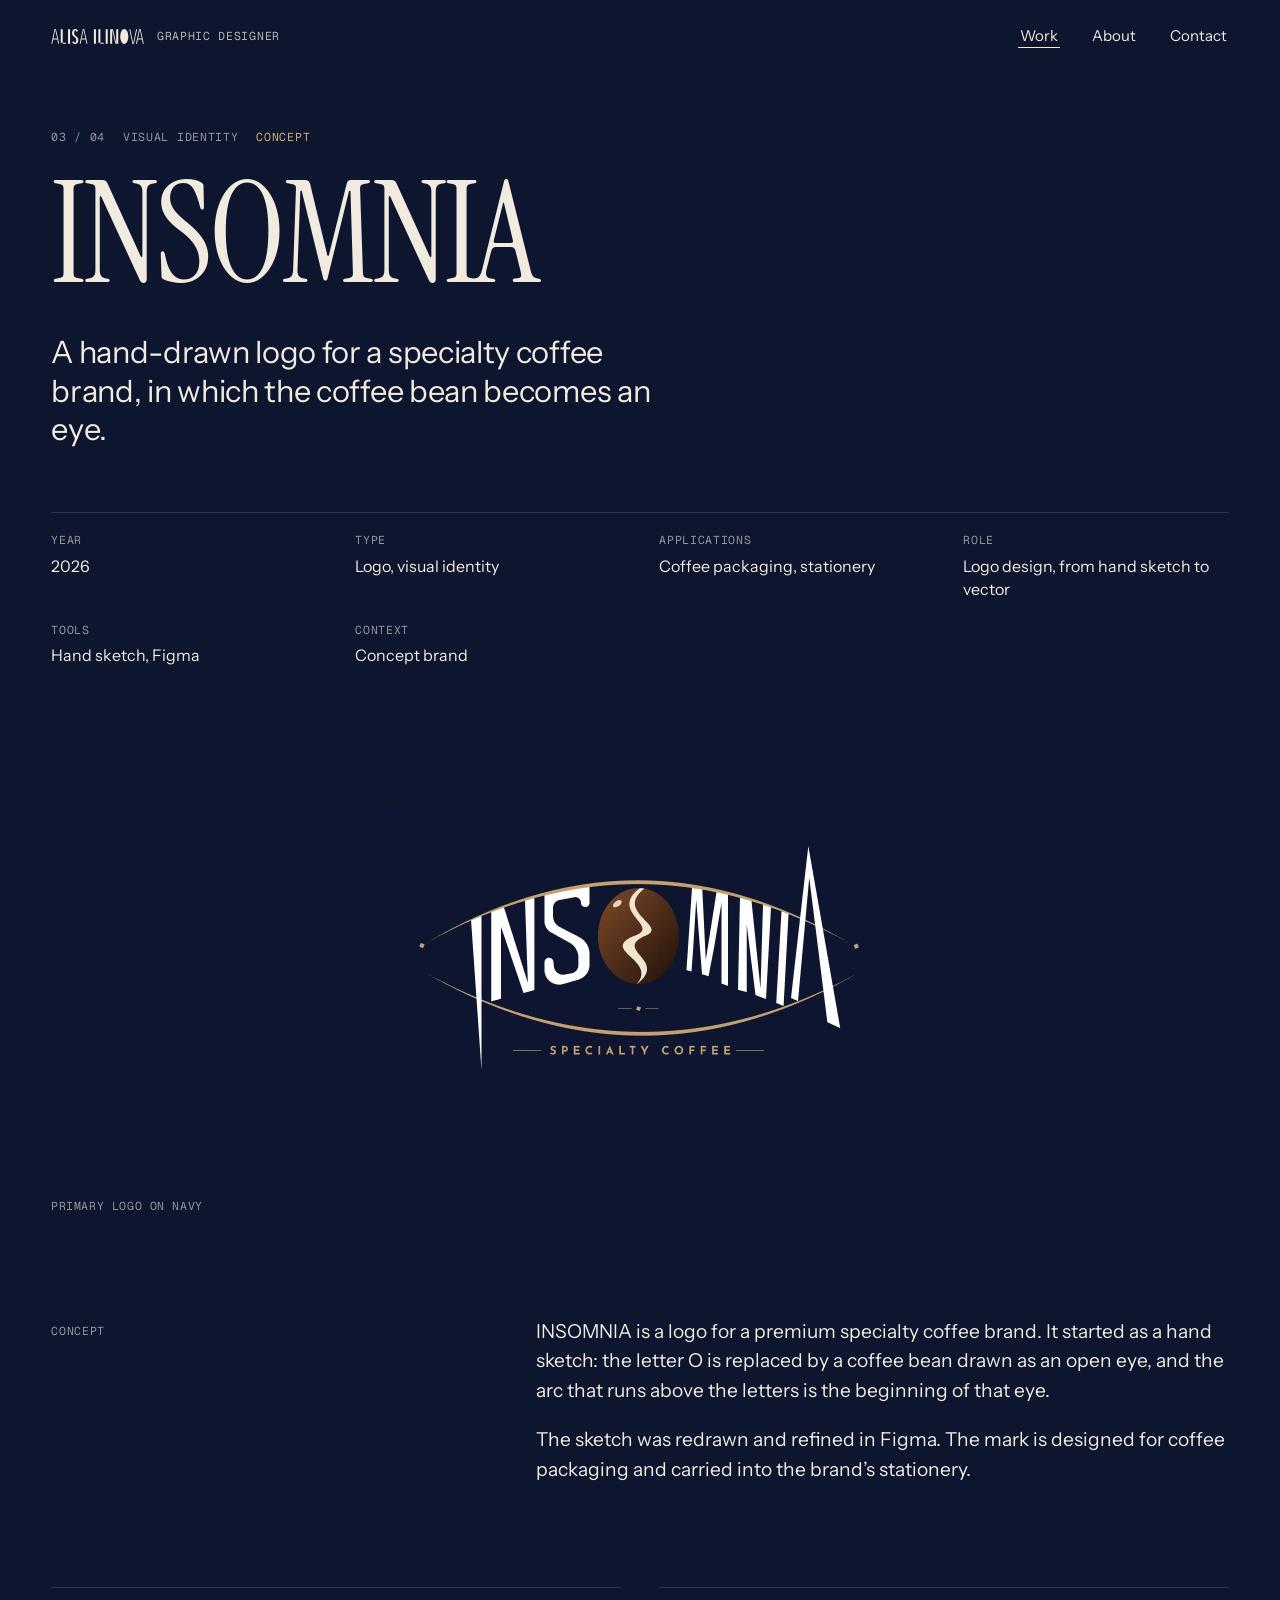
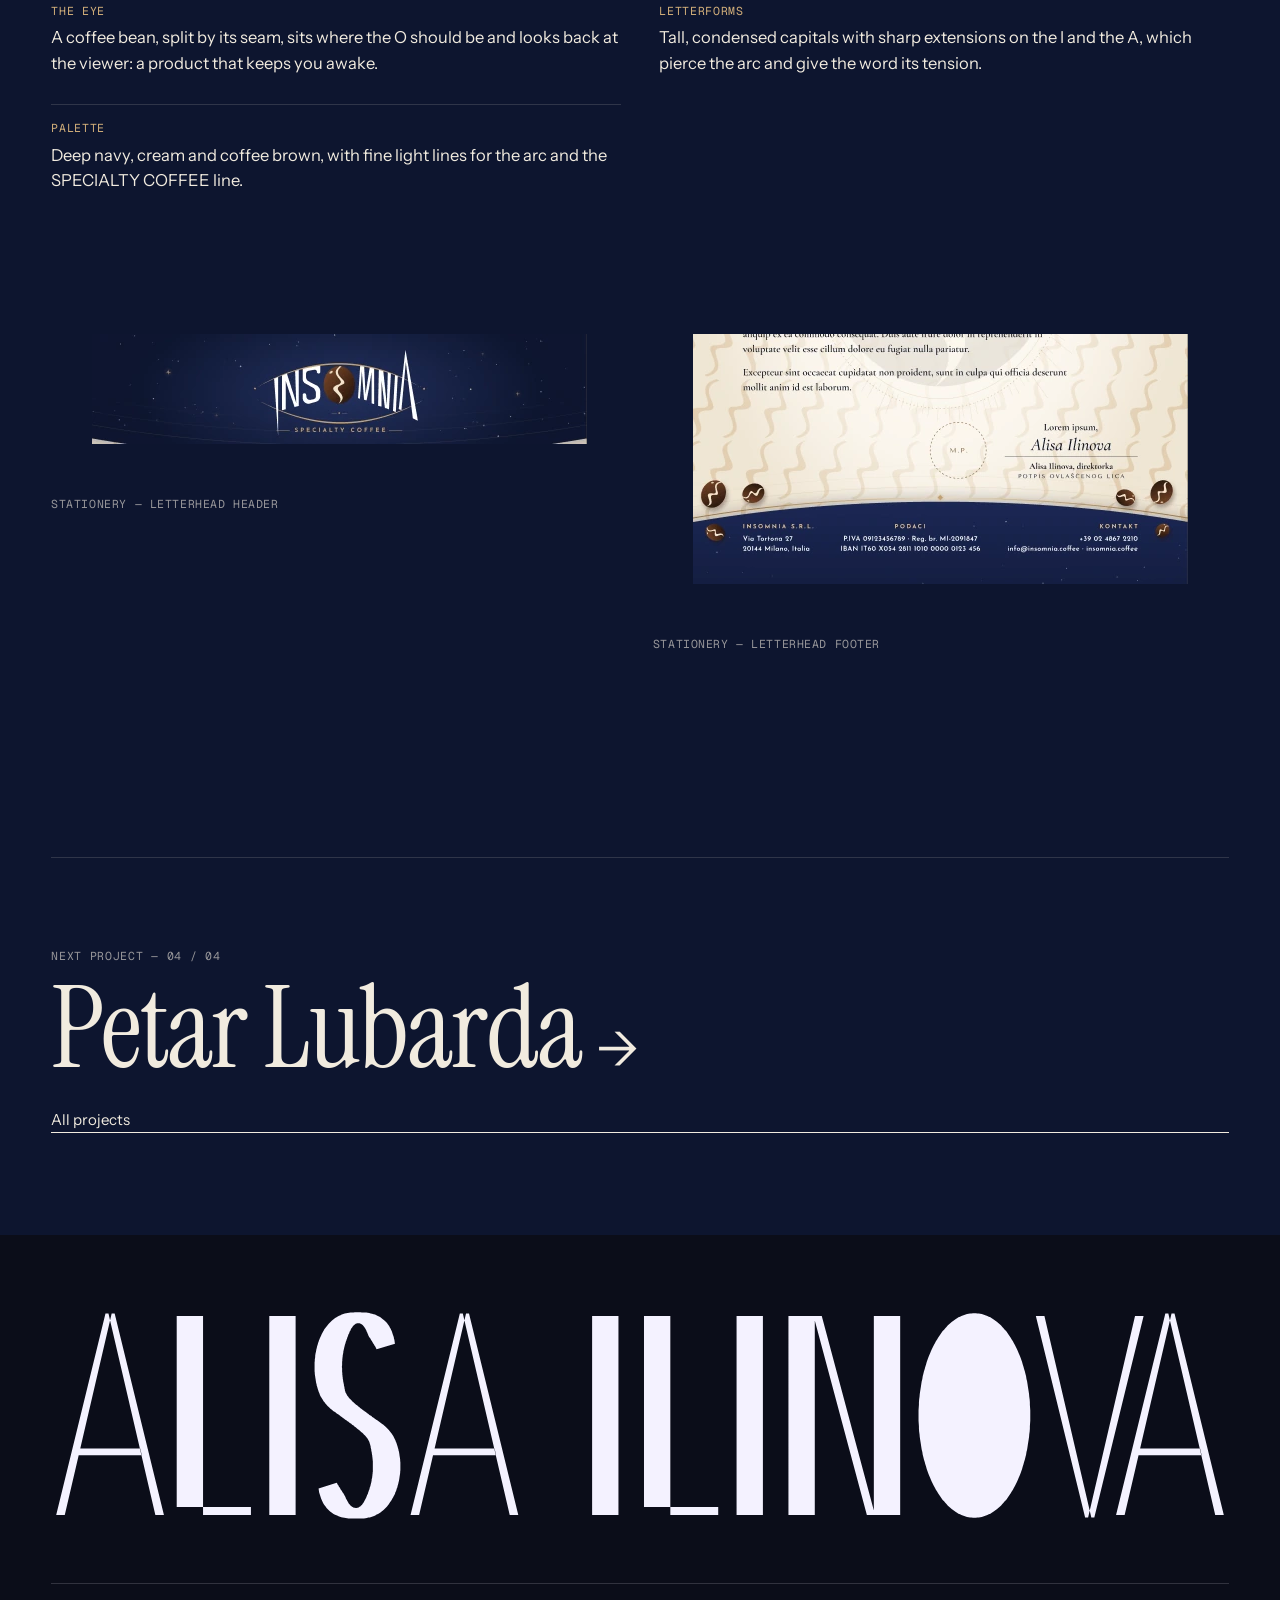
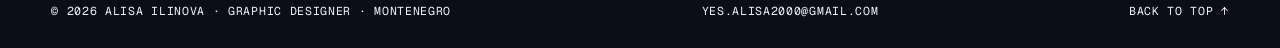
<file: work/insomnia.html>
<!DOCTYPE html>
<html lang="en">
<head>
<meta charset="utf-8">
<meta name="viewport" content="width=device-width, initial-scale=1, viewport-fit=cover">
<title>INSOMNIA — Alisa Ilinova</title>
<meta name="description" content="INSOMNIA: A hand-drawn logo for a specialty coffee brand, where the coffee bean becomes an eye. Visual identity, 2026. Portfolio of Alisa Ilinova, graphic designer.">
<meta name="author" content="Alisa Ilinova">
<meta name="theme-color" content="#F4F2FF">
<meta name="asset-base" content="../assets/">
<meta property="og:type" content="website">
<meta property="og:title" content="INSOMNIA — Alisa Ilinova">
<meta property="og:description" content="INSOMNIA: A hand-drawn logo for a specialty coffee brand, where the coffee bean becomes an eye. Visual identity, 2026. Portfolio of Alisa Ilinova, graphic designer.">
<meta property="og:image" content="/og.jpg">
<meta name="twitter:card" content="summary_large_image">
<link rel="icon" href="../favicon.svg" type="image/svg+xml">
<link rel="icon" href="../favicon.ico" sizes="32x32">
<link rel="apple-touch-icon" href="../apple-touch-icon.png">
<link rel="preload" href="../assets/fonts/InstrumentSans-Regular.woff" as="font" type="font/woff" crossorigin>
<link rel="preload" href="../assets/fonts/InstrumentSerif-Regular.woff" as="font" type="font/woff" crossorigin>
<link rel="stylesheet" href="../assets/css/site.css">
<script>document.documentElement.classList.add('js');</script>
</head>
<body class="case-page" style="--c-bg:#0D152F;--c-fg:#F1EBDF;--c-muted:rgba(241,235,223,.6);--c-line:rgba(241,235,223,.15);--c-accent:#D1AE7A;--c-panel:#0D152F">
<a class="skip" href="#main">Skip to content</a>
<header class="site-header">
  <a class="brand" href="../index.html" aria-label="Alisa Ilinova — home"><svg xmlns="http://www.w3.org/2000/svg" viewBox="-20 0 6498 1040" fill="currentColor" aria-hidden="true" focusable="false"><path fill-rule="nonzero" d="M6 1020L72 1020L284 8L229 8ZM546 1020L480 1020L268 8L323 8ZM133 720L419 720L408 664L144 664ZM652 1020L652 20L792 20L792 1020ZM652 1020L1024 1020L1024 960L652 960ZM1162 1020L1162 20L1302 20L1302 1020ZM1744 193L1741 188L1739 184L1737 180L1735 177L1733 173L1731 170L1728 166L1726 163L1724 158L1721 154L1719 151L1717 147L1715 144L1713 141L1711 137L1709 134L1707 131L1705 128L1704 124L1702 121L1701 117L1699 114L1698 111L1696 108L1694 104L1693 101L1691 98L1689 95L1687 92L1685 89L1683 87L1680 84L1678 82L1675 80L1672 78L1669 77L1666 76L1663 76L1660 76L1657 76L1654 77L1651 79L1648 81L1645 83L1643 85L1641 88L1638 90L1636 93L1634 96L1633 99L1631 102L1629 105L1627 109L1626 112L1624 115L1623 119L1621 122L1620 125L1618 129L1617 132L1615 136L1614 139L1613 143L1611 147L1610 150L1609 154L1607 158L1606 162L1605 166L1604 170L1602 174L1601 178L1600 182L1599 186L1598 190L1597 194L1596 198L1596 202L1595 207L1594 211L1593 215L1593 219L1592 224L1591 228L1591 232L1590 237L1590 241L1590 245L1589 250L1589 254L1589 259L1589 263L1589 267L1589 272L1588 276L1589 281L1589 285L1589 290L1589 294L1589 298L1590 303L1590 307L1590 311L1591 316L1591 320L1592 325L1592 329L1593 333L1594 337L1594 342L1595 346L1596 350L1597 354L1597 358L1598 362L1599 366L1600 370L1601 373L1601 377L1602 380L1603 383L1604 386L1605 389L1606 392L1607 395L1609 398L1610 402L1612 405L1614 409L1617 412L1619 416L1622 419L1625 423L1628 427L1632 430L1635 434L1638 438L1642 441L1646 445L1649 449L1653 452L1657 456L1661 459L1665 463L1669 466L1673 470L1677 473L1681 477L1685 480L1689 484L1693 487L1698 491L1702 494L1706 498L1710 501L1715 505L1719 508L1723 512L1728 515L1732 519L1736 523L1741 526L1745 530L1750 533L1754 537L1759 541L1764 545L1768 548L1773 552L1778 556L1783 561L1787 565L1792 569L1797 574L1802 579L1807 584L1812 590L1817 595L1822 601L1827 608L1831 614L1835 620L1839 627L1842 633L1845 640L1848 646L1851 653L1853 659L1856 666L1858 672L1860 679L1862 685L1863 692L1865 698L1866 705L1867 711L1869 718L1870 724L1870 731L1871 737L1872 744L1872 750L1873 757L1873 764L1873 770L1873 777L1873 783L1873 790L1872 797L1872 803L1871 810L1871 816L1870 823L1869 829L1868 836L1867 843L1865 849L1864 856L1862 862L1861 869L1859 875L1857 881L1855 888L1853 894L1850 900L1848 907L1845 913L1842 919L1839 925L1836 931L1832 937L1829 943L1825 949L1821 955L1817 961L1813 966L1808 972L1803 977L1798 983L1793 988L1788 993L1782 997L1777 1002L1771 1006L1764 1010L1758 1014L1751 1018L1745 1021L1738 1024L1731 1027L1723 1029L1716 1031L1709 1033L1701 1034L1694 1036L1687 1037L1679 1037L1672 1038L1665 1038L1657 1038L1650 1038L1643 1038L1636 1038L1628 1038L1621 1037L1613 1037L1606 1036L1599 1035L1591 1033L1584 1031L1577 1029L1570 1027L1562 1024L1556 1021L1549 1018L1542 1014L1536 1010L1530 1006L1524 1002L1518 997L1512 993L1507 988L1502 982L1498 977L1494 971L1490 965L1486 959L1483 953L1480 947L1477 942L1475 936L1472 930L1470 924L1468 918L1466 911L1464 905L1462 898L1461 891L1460 885L1564 851L1567 857L1569 861L1571 864L1573 868L1575 871L1578 874L1580 878L1582 881L1585 885L1587 889L1589 893L1591 896L1593 899L1595 902L1597 906L1599 909L1601 912L1603 915L1605 919L1606 922L1608 925L1610 929L1611 932L1613 935L1615 938L1617 941L1619 944L1621 947L1623 950L1626 953L1628 955L1631 958L1634 960L1637 962L1640 963L1643 964L1647 965L1650 965L1653 965L1657 964L1660 963L1663 962L1666 960L1669 958L1672 955L1674 953L1677 950L1679 947L1681 944L1683 941L1685 938L1687 935L1689 932L1691 929L1692 925L1694 922L1695 919L1697 915L1699 912L1700 908L1702 905L1703 901L1704 898L1706 894L1707 890L1709 887L1710 883L1711 879L1712 875L1713 872L1715 868L1716 864L1717 860L1718 856L1719 852L1720 848L1720 844L1721 840L1722 835L1723 831L1723 827L1724 823L1725 819L1725 815L1726 810L1726 806L1726 802L1727 798L1727 793L1727 789L1727 785L1727 780L1727 776L1727 772L1727 768L1727 763L1727 759L1727 755L1727 750L1726 746L1726 742L1725 738L1725 734L1724 729L1724 725L1723 721L1723 717L1722 713L1721 709L1720 705L1720 701L1719 697L1718 693L1717 689L1716 686L1715 682L1715 679L1714 676L1713 672L1712 669L1711 666L1710 663L1708 660L1706 657L1705 653L1702 650L1700 646L1697 643L1695 639L1692 635L1689 632L1685 628L1682 624L1678 621L1675 617L1671 614L1667 610L1664 606L1660 603L1656 599L1652 596L1648 592L1644 589L1640 585L1636 582L1632 578L1627 575L1623 571L1619 568L1615 564L1611 561L1606 557L1602 554L1598 550L1593 547L1589 543L1585 540L1580 536L1576 532L1571 529L1567 525L1562 521L1558 518L1553 514L1549 510L1544 506L1539 502L1534 498L1529 494L1525 489L1520 485L1515 480L1510 475L1505 469L1500 463L1495 457L1490 451L1486 445L1482 438L1478 432L1475 425L1471 418L1468 412L1466 405L1463 399L1461 393L1459 386L1457 380L1455 374L1454 367L1452 361L1451 354L1449 348L1448 342L1447 335L1446 329L1446 322L1445 316L1444 309L1444 303L1443 296L1443 290L1443 283L1443 277L1443 270L1443 264L1443 257L1443 251L1444 245L1444 238L1445 232L1446 225L1447 219L1448 212L1449 206L1450 199L1451 193L1453 187L1454 180L1456 174L1458 167L1460 161L1462 155L1464 149L1466 142L1469 136L1471 130L1474 124L1477 118L1480 111L1483 105L1486 99L1490 94L1494 88L1498 82L1502 76L1506 71L1511 65L1515 60L1520 55L1525 49L1531 45L1537 40L1542 35L1549 31L1555 27L1561 23L1568 20L1575 16L1582 14L1590 11L1597 9L1604 7L1612 5L1620 4L1627 3L1635 2L1642 2L1650 1L1657 1L1665 1L1672 1L1679 2L1687 2L1695 3L1702 4L1710 5L1717 6L1725 8L1732 10L1739 13L1747 15L1754 19L1760 22L1767 26L1773 30L1780 34L1786 38L1791 43L1797 48L1802 53L1807 58L1811 64L1815 70L1819 76L1823 81L1826 88L1829 94L1832 100L1834 105L1836 111L1838 117L1840 123L1842 130L1844 136L1845 142L1847 149L1848 156L1849 162ZM1966 1020L2032 1020L2244 8L2189 8ZM2506 1020L2440 1020L2228 8L2283 8ZM2093 720L2379 720L2368 664L2104 664ZM2956 1020L2956 20L3096 20L3096 1020ZM3264 1020L3264 20L3404 20L3404 1020ZM3264 1020L3636 1020L3636 960L3264 960ZM3774 1020L3774 20L3914 20L3914 1020ZM4082 1020L4082 20L4222 20L4222 1020ZM4502 1020L4502 20L4642 20L4642 1020ZM4216 20L4280 20L4508 1020L4444 1020ZM5340 520L5340 507L5340 493L5339 480L5338 466L5338 453L5337 440L5335 426L5334 413L5332 400L5330 387L5328 374L5326 361L5324 348L5321 336L5319 323L5316 311L5313 299L5309 287L5306 275L5302 263L5299 251L5295 240L5291 229L5287 218L5282 207L5278 197L5273 186L5268 176L5263 166L5258 157L5253 147L5247 138L5242 129L5236 121L5230 112L5225 104L5219 96L5212 89L5206 82L5200 75L5194 68L5187 62L5181 56L5174 50L5167 45L5160 40L5153 35L5147 31L5140 27L5132 24L5125 20L5118 17L5111 15L5104 12L5097 10L5089 9L5082 8L5075 7L5067 6L5060 6L5053 6L5045 7L5038 8L5031 9L5023 10L5016 12L5009 15L5002 17L4995 20L4988 24L4980 27L4973 31L4967 35L4960 40L4953 45L4946 50L4939 56L4933 62L4926 68L4920 75L4914 82L4908 89L4901 96L4895 104L4890 112L4884 121L4878 129L4873 138L4867 147L4862 157L4857 166L4852 176L4847 186L4842 197L4838 207L4833 218L4829 229L4825 240L4821 251L4818 263L4814 275L4811 287L4807 299L4804 311L4801 323L4799 336L4796 348L4794 361L4792 374L4790 387L4788 400L4786 413L4785 426L4783 440L4782 453L4782 466L4781 480L4780 493L4780 507L4780 520L4780 533L4780 547L4781 560L4782 574L4782 587L4783 600L4785 614L4786 627L4788 640L4790 653L4792 666L4794 679L4796 692L4799 704L4801 717L4804 729L4807 741L4811 753L4814 765L4818 777L4821 789L4825 800L4829 811L4833 822L4838 833L4842 843L4847 854L4852 864L4857 874L4862 883L4867 893L4873 902L4878 911L4884 919L4890 928L4895 936L4901 944L4908 951L4914 958L4920 965L4926 972L4933 978L4939 984L4946 990L4953 995L4960 1000L4967 1005L4973 1009L4980 1013L4988 1016L4995 1020L5002 1023L5009 1025L5016 1028L5023 1030L5031 1031L5038 1032L5045 1033L5053 1034L5060 1034L5067 1034L5075 1033L5082 1032L5089 1031L5097 1030L5104 1028L5111 1025L5118 1023L5125 1020L5132 1016L5140 1013L5147 1009L5153 1005L5160 1000L5167 995L5174 990L5181 984L5187 978L5194 972L5200 965L5206 958L5212 951L5219 944L5225 936L5230 928L5236 919L5242 911L5247 902L5253 893L5258 883L5263 874L5268 864L5273 854L5278 843L5282 833L5287 822L5291 811L5295 800L5299 789L5302 777L5306 765L5309 753L5313 741L5316 729L5319 717L5321 704L5324 692L5326 679L5328 666L5330 653L5332 640L5334 627L5335 614L5337 600L5338 587L5338 574L5339 560L5340 547L5340 533ZM5194 520L5194 508L5194 496L5194 484L5193 473L5193 461L5192 449L5192 437L5191 426L5190 414L5189 402L5188 391L5187 380L5186 368L5185 357L5184 346L5182 335L5181 325L5179 314L5178 303L5176 293L5174 283L5172 273L5170 263L5168 253L5166 244L5164 234L5162 225L5160 216L5157 207L5155 199L5152 191L5150 183L5147 175L5144 167L5142 160L5139 153L5136 146L5133 139L5130 133L5127 127L5124 121L5121 115L5118 110L5115 105L5111 101L5108 96L5105 92L5101 88L5098 85L5095 81L5091 79L5088 76L5084 74L5081 72L5077 70L5074 68L5071 67L5067 67L5064 66L5060 66L5056 66L5053 67L5049 67L5046 68L5043 70L5039 72L5036 74L5032 76L5029 79L5025 81L5022 85L5019 88L5015 92L5012 96L5009 101L5005 105L5002 110L4999 115L4996 121L4993 127L4990 133L4987 139L4984 146L4981 153L4978 160L4976 167L4973 175L4970 183L4968 191L4965 199L4963 207L4960 216L4958 225L4956 234L4954 244L4952 253L4950 263L4948 273L4946 283L4944 293L4942 303L4941 314L4939 325L4938 335L4936 346L4935 357L4934 368L4933 380L4932 391L4931 402L4930 414L4929 426L4928 437L4928 449L4927 461L4927 473L4926 484L4926 496L4926 508L4926 520L4926 532L4926 544L4926 556L4927 567L4927 579L4928 591L4928 603L4929 614L4930 626L4931 638L4932 649L4933 660L4934 672L4935 683L4936 694L4938 705L4939 715L4941 726L4942 737L4944 747L4946 757L4948 767L4950 777L4952 787L4954 796L4956 806L4958 815L4960 824L4963 833L4965 841L4968 849L4970 857L4973 865L4976 873L4978 880L4981 887L4984 894L4987 901L4990 907L4993 913L4996 919L4999 925L5002 930L5005 935L5009 939L5012 944L5015 948L5019 952L5022 955L5025 959L5029 961L5032 964L5036 966L5039 968L5043 970L5046 972L5049 973L5053 973L5056 974L5060 974L5064 974L5067 973L5071 973L5074 972L5077 970L5081 968L5084 966L5088 964L5091 961L5095 959L5098 955L5101 952L5105 948L5108 944L5111 939L5115 935L5118 930L5121 925L5124 919L5127 913L5130 907L5133 901L5136 894L5139 887L5142 880L5144 873L5147 865L5150 857L5152 849L5155 841L5157 833L5160 824L5162 815L5164 806L5166 796L5168 787L5170 777L5172 767L5174 757L5176 747L5178 737L5179 726L5181 715L5182 705L5184 694L5185 683L5186 672L5187 660L5188 649L5189 638L5190 626L5191 614L5192 603L5192 591L5193 579L5193 567L5194 556L5194 544L5194 532ZM5410 20L5476 20L5688 1032L5633 1032ZM5950 20L5884 20L5672 1032L5727 1032ZM5872 1020L5938 1020L6150 8L6095 8ZM6412 1020L6346 1020L6134 8L6189 8ZM5999 720L6285 720L6274 664L6010 664Z"/></svg><span class="role">Graphic designer</span></a>
  <nav class="nav" aria-label="Main"><a href="../index.html#work" aria-current="page">Work</a><a href="../about.html">About</a><a href="../contact.html">Contact</a></nav>
</header>
<main id="main" class="case" style="--c-bg:#0D152F;--c-fg:#F1EBDF;--c-muted:rgba(241,235,223,.6);--c-line:rgba(241,235,223,.15);--c-accent:#D1AE7A;--c-panel:#0D152F">
  <div class="wrap">
    <header class="case-intro" id="top">
      <p class="case-kicker mono"><span>03 / 04</span><span>Visual identity</span><span class="tag">Concept</span></p>
      <h1 class="case-title">INSOMNIA</h1>
      <p class="case-lede">A hand-drawn logo for a specialty coffee brand, in which the coffee bean becomes an eye.</p>
      <dl class="case-meta"><div><dt>Year</dt><dd>2026</dd></div><div><dt>Type</dt><dd>Logo, visual identity</dd></div><div><dt>Applications</dt><dd>Coffee packaging, stationery</dd></div><div><dt>Role</dt><dd>Logo design, from hand sketch to vector</dd></div><div><dt>Tools</dt><dd>Hand sketch, Figma</dd></div><div><dt>Context</dt><dd>Concept brand</dd></div></dl>
    </header>
    <div class="case-body">
<figure class="fig rv"><div class="fig-panel"><img src="../assets/img/insomnia/logo.webp" width="515" height="300" alt="INSOMNIA logo: tall condensed white capitals on deep navy, the O replaced by a coffee bean drawn as an eye, an arc across the letters and the line SPECIALTY COFFEE." loading="lazy" decoding="async" style="width:515px"></div><figcaption><span>Primary logo on navy</span></figcaption></figure>
<section class="block split rv"><h2>Concept</h2><div class="txt"><p>INSOMNIA is a logo for a premium specialty coffee brand. It started as a hand sketch: the letter O is replaced by a coffee bean drawn as an open eye, and the arc that runs above the letters is the beginning of that eye.</p><p>The sketch was redrawn and refined in Figma. The mark is designed for coffee packaging and carried into the brand’s stationery.</p></div></section>
<section class="block"><ul class="points"><li class="rv"><b>The eye</b>A coffee bean, split by its seam, sits where the O should be and looks back at the viewer: a product that keeps you awake.</li><li class="rv"><b>Letterforms</b>Tall, condensed capitals with sharp extensions on the I and the A, which pierce the arc and give the word its tension.</li><li class="rv"><b>Palette</b>Deep navy, cream and coffee brown, with fine light lines for the arc and the SPECIALTY COFFEE line.</li></ul></section>
<div class="block pair"><figure class="fig rv"><div class="fig-panel tight"><img src="../assets/img/insomnia/letterhead-head.webp" width="495" height="110" alt="Letterhead header: the INSOMNIA logo on a navy band with small stars and a curved edge." loading="lazy" decoding="async" style="width:495px"></div><figcaption><span>Stationery — letterhead header</span></figcaption></figure><figure class="fig rv"><div class="fig-panel tight"><img src="../assets/img/insomnia/letterhead-footer.webp" width="495" height="250" alt="Letterhead footer: coffee-bean icons on a cream wave pattern above a navy band with company details." loading="lazy" decoding="async" style="width:495px"></div><figcaption><span>Stationery — letterhead footer</span></figcaption></figure></div>
    </div>
    <nav class="case-next" aria-label="Next project">
      <a href="petar-lubarda.html"><p class="mono">Next project — 04 / 04</p><b>Petar Lubarda</b><span class="arrow" aria-hidden="true">→</span></a>
      <a class="back-index" href="../index.html#work">All projects</a>
    </nav>
  </div>
</main>
<footer class="site-footer">
  <div class="wrap">
    <div class="foot-mark"><img src="../assets/brand/wordmark-display-white.svg" alt="Alisa Ilinova" width="5904" height="1040" loading="lazy"></div>
    <div class="foot-row mono">
      <span>© 2026 Alisa Ilinova · Graphic designer · Montenegro</span>
      <a href="mailto:yes.alisa2000@gmail.com">yes.alisa2000@gmail.com</a>
      <a href="#top">Back to top ↑</a>
    </div>
  </div>
</footer>
<script src="../assets/js/site.js" defer></script>
</body>
</html>
</file>
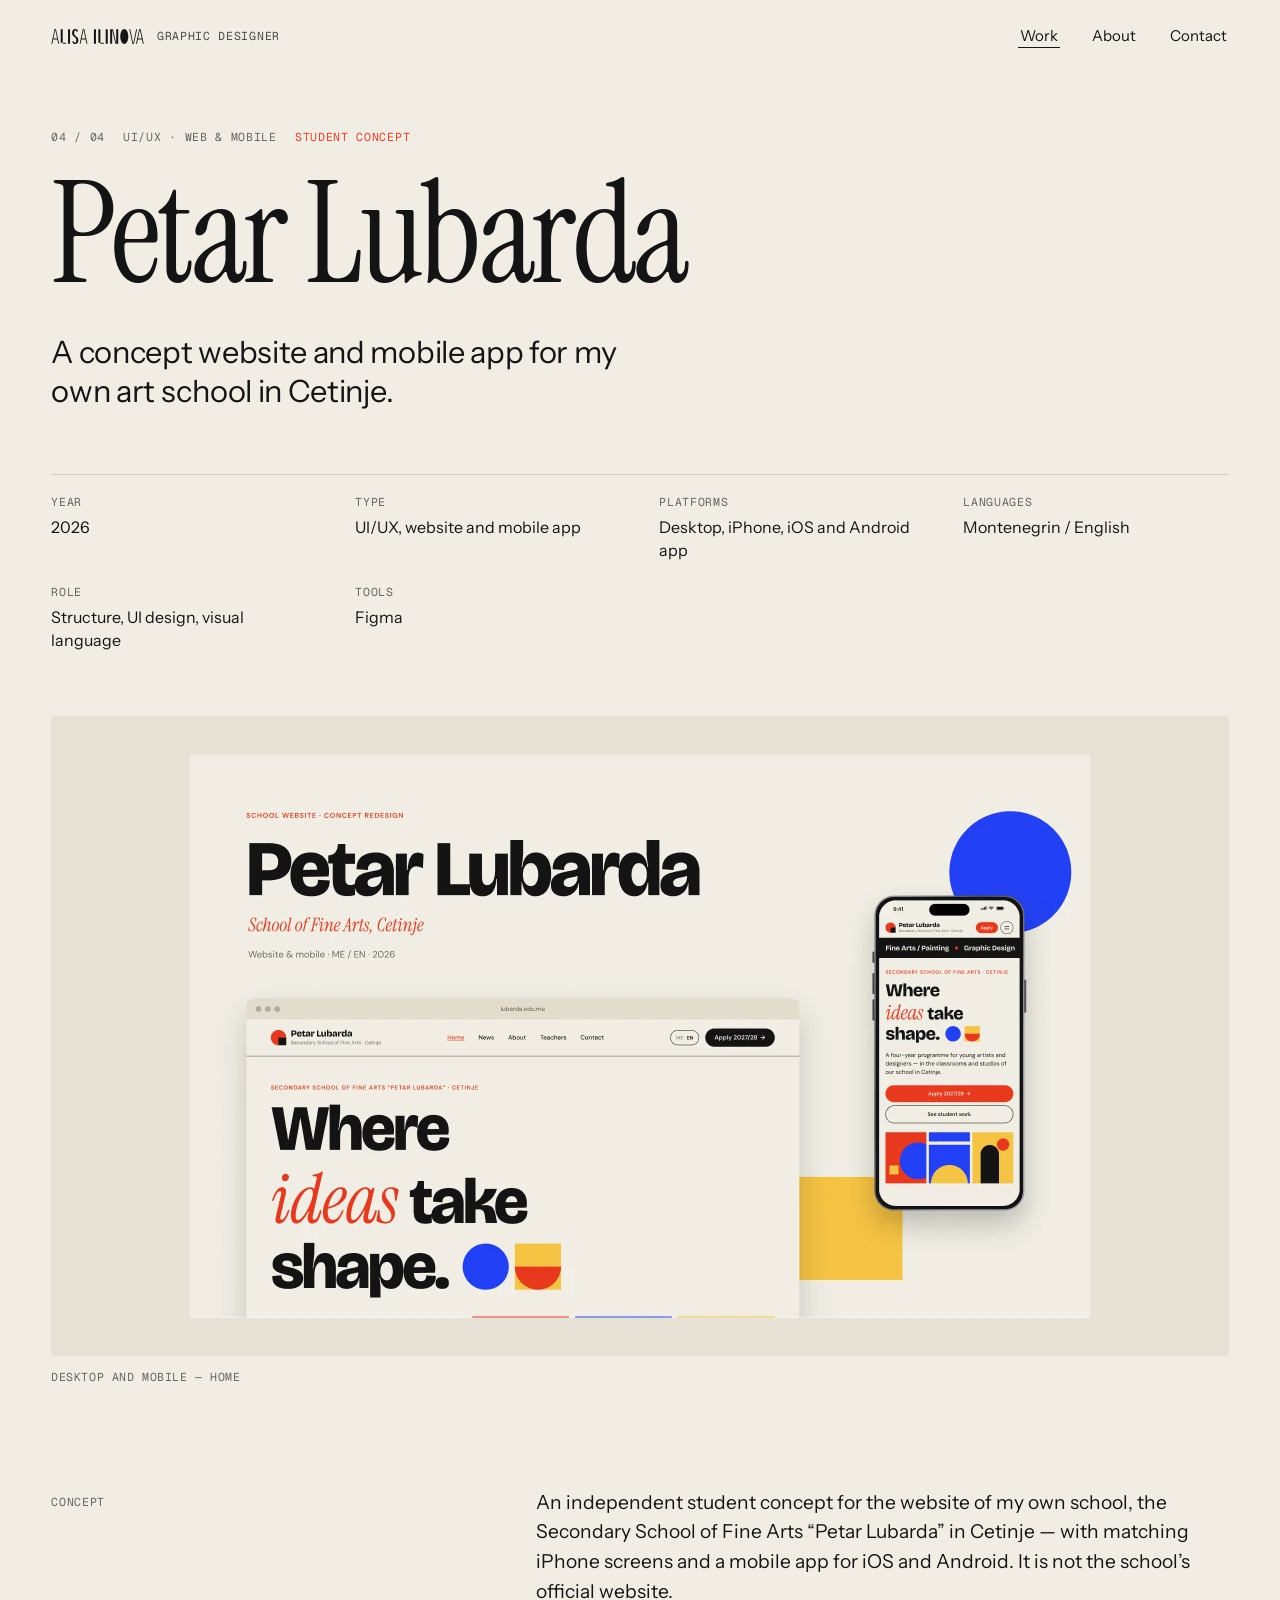
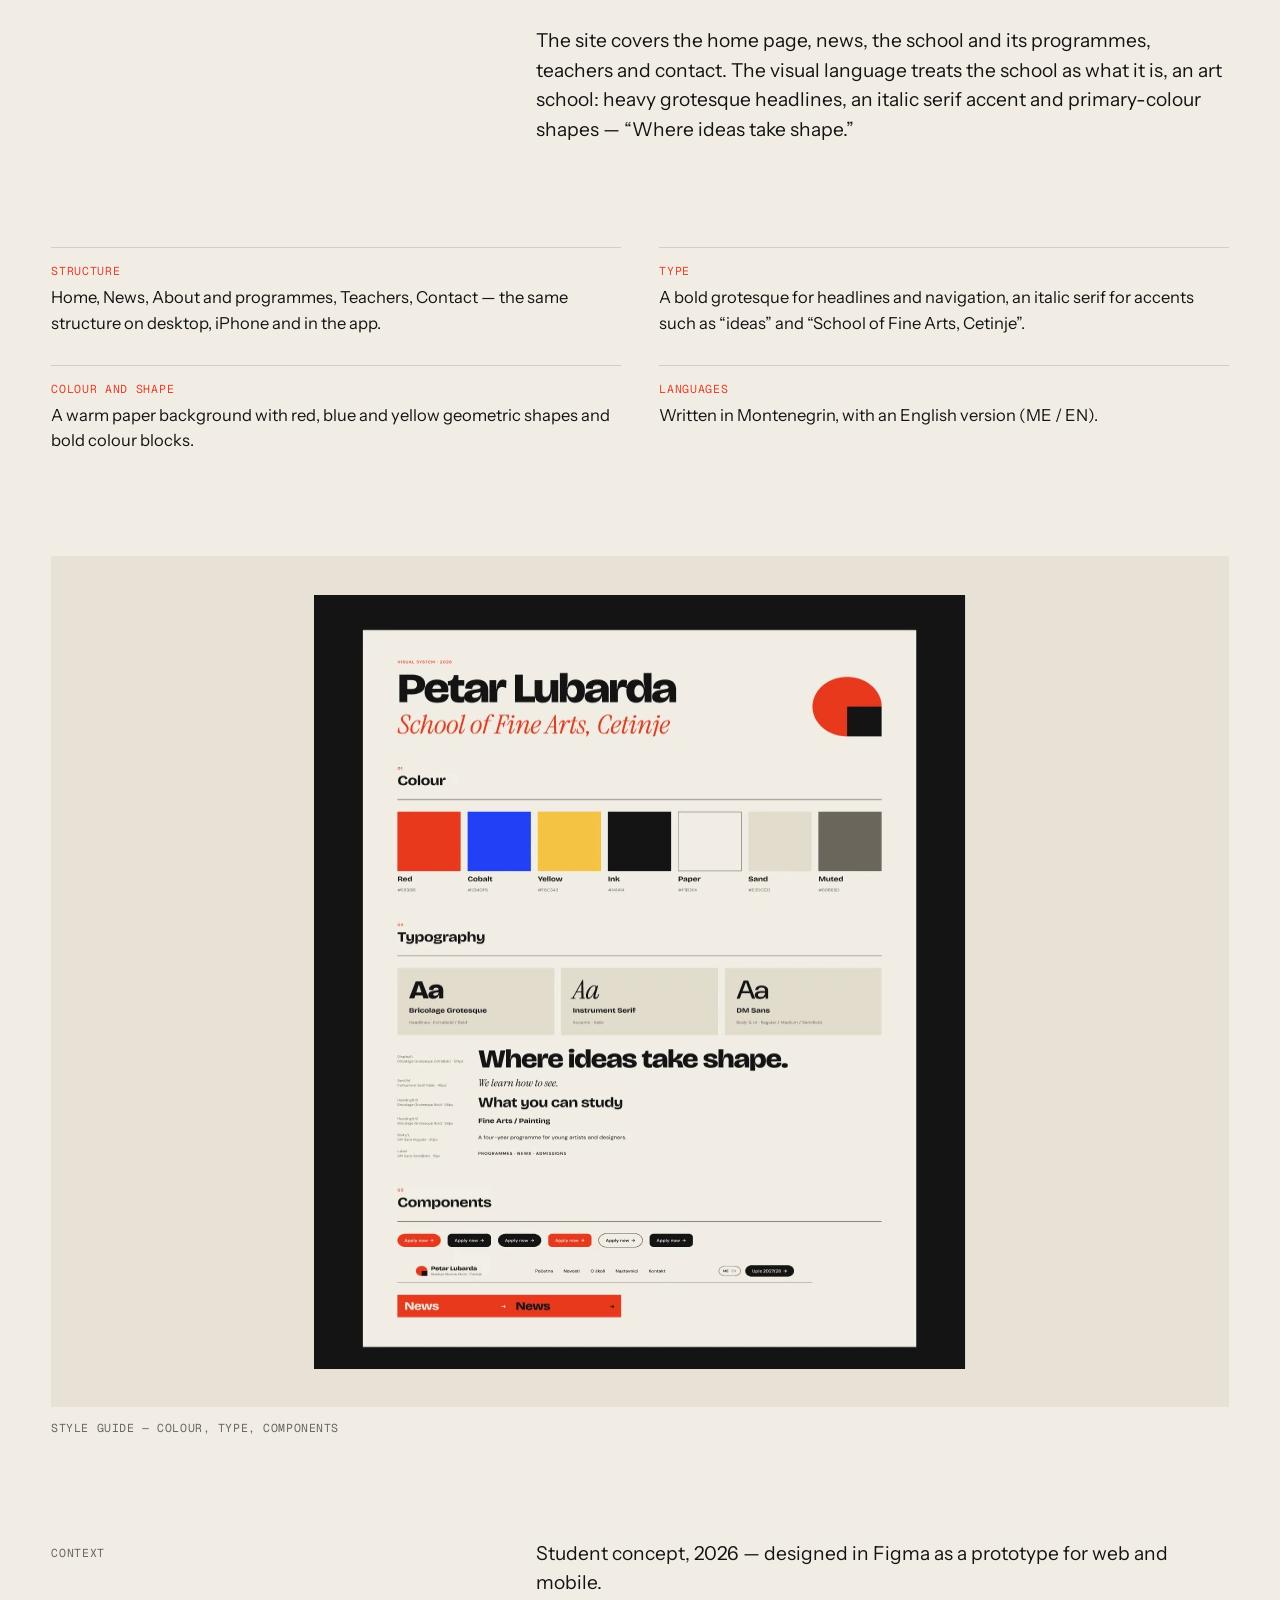
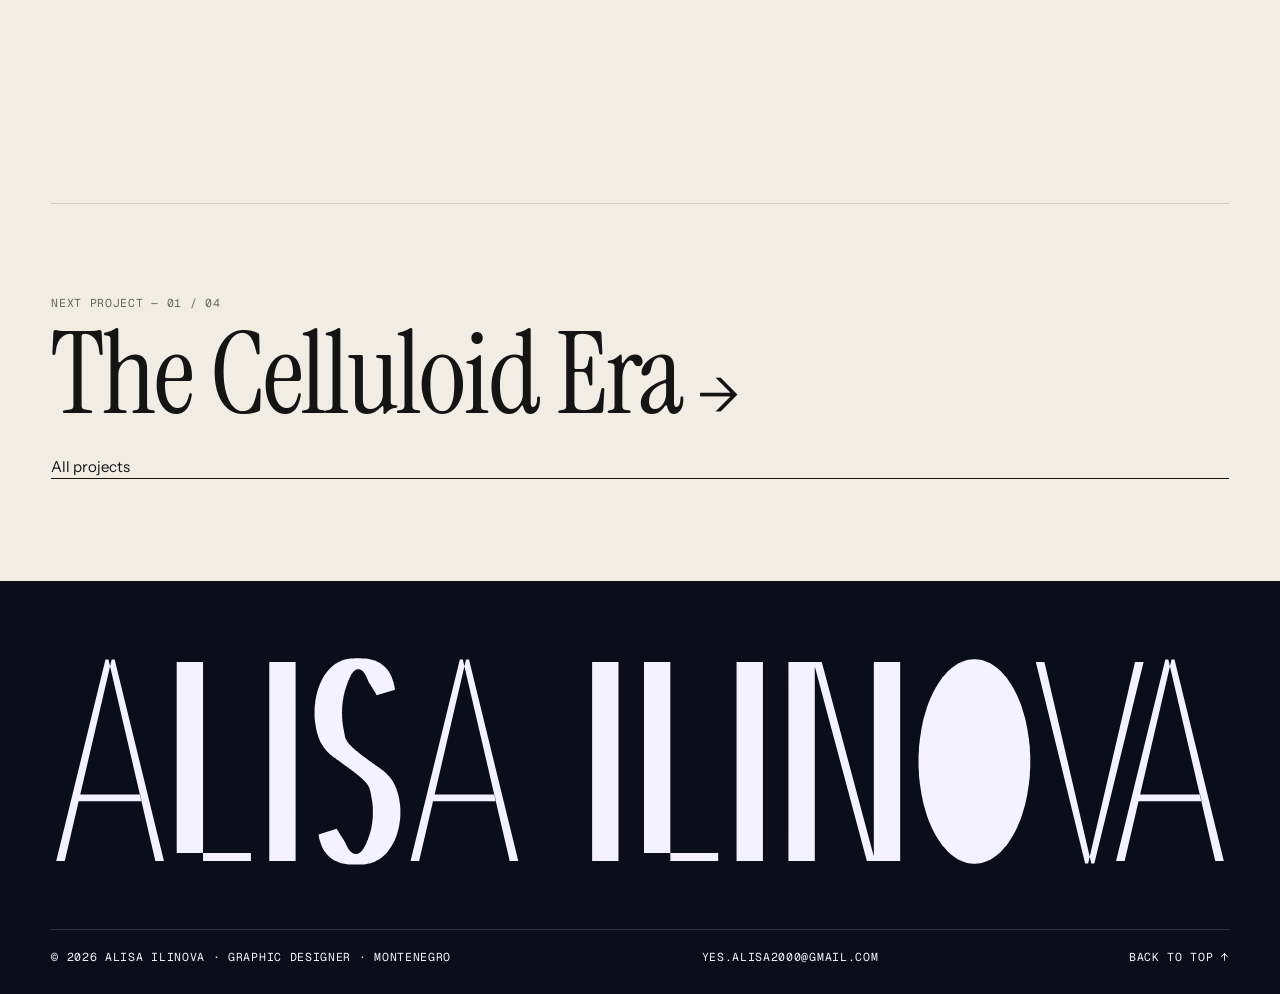
<file: work/petar-lubarda.html>
<!DOCTYPE html>
<html lang="en">
<head>
<meta charset="utf-8">
<meta name="viewport" content="width=device-width, initial-scale=1, viewport-fit=cover">
<title>Petar Lubarda — Alisa Ilinova</title>
<meta name="description" content="Petar Lubarda: A concept website and mobile app for my art school in Cetinje. UI/UX · Web &amp; mobile, 2026. Portfolio of Alisa Ilinova, graphic designer.">
<meta name="author" content="Alisa Ilinova">
<meta name="theme-color" content="#F4F2FF">
<meta name="asset-base" content="../assets/">
<meta property="og:type" content="website">
<meta property="og:title" content="Petar Lubarda — Alisa Ilinova">
<meta property="og:description" content="Petar Lubarda: A concept website and mobile app for my art school in Cetinje. UI/UX · Web &amp; mobile, 2026. Portfolio of Alisa Ilinova, graphic designer.">
<meta property="og:image" content="/og.jpg">
<meta name="twitter:card" content="summary_large_image">
<link rel="icon" href="../favicon.svg" type="image/svg+xml">
<link rel="icon" href="../favicon.ico" sizes="32x32">
<link rel="apple-touch-icon" href="../apple-touch-icon.png">
<link rel="preload" href="../assets/fonts/InstrumentSans-Regular.woff" as="font" type="font/woff" crossorigin>
<link rel="preload" href="../assets/fonts/InstrumentSerif-Regular.woff" as="font" type="font/woff" crossorigin>
<link rel="stylesheet" href="../assets/css/site.css">
<script>document.documentElement.classList.add('js');</script>
</head>
<body class="case-page" style="--c-bg:#F1EDE4;--c-fg:#141414;--c-muted:rgba(20,20,20,.62);--c-line:rgba(20,20,20,.14);--c-accent:#E2412C;--c-panel:#E7E1D6">
<a class="skip" href="#main">Skip to content</a>
<header class="site-header">
  <a class="brand" href="../index.html" aria-label="Alisa Ilinova — home"><svg xmlns="http://www.w3.org/2000/svg" viewBox="-20 0 6498 1040" fill="currentColor" aria-hidden="true" focusable="false"><path fill-rule="nonzero" d="M6 1020L72 1020L284 8L229 8ZM546 1020L480 1020L268 8L323 8ZM133 720L419 720L408 664L144 664ZM652 1020L652 20L792 20L792 1020ZM652 1020L1024 1020L1024 960L652 960ZM1162 1020L1162 20L1302 20L1302 1020ZM1744 193L1741 188L1739 184L1737 180L1735 177L1733 173L1731 170L1728 166L1726 163L1724 158L1721 154L1719 151L1717 147L1715 144L1713 141L1711 137L1709 134L1707 131L1705 128L1704 124L1702 121L1701 117L1699 114L1698 111L1696 108L1694 104L1693 101L1691 98L1689 95L1687 92L1685 89L1683 87L1680 84L1678 82L1675 80L1672 78L1669 77L1666 76L1663 76L1660 76L1657 76L1654 77L1651 79L1648 81L1645 83L1643 85L1641 88L1638 90L1636 93L1634 96L1633 99L1631 102L1629 105L1627 109L1626 112L1624 115L1623 119L1621 122L1620 125L1618 129L1617 132L1615 136L1614 139L1613 143L1611 147L1610 150L1609 154L1607 158L1606 162L1605 166L1604 170L1602 174L1601 178L1600 182L1599 186L1598 190L1597 194L1596 198L1596 202L1595 207L1594 211L1593 215L1593 219L1592 224L1591 228L1591 232L1590 237L1590 241L1590 245L1589 250L1589 254L1589 259L1589 263L1589 267L1589 272L1588 276L1589 281L1589 285L1589 290L1589 294L1589 298L1590 303L1590 307L1590 311L1591 316L1591 320L1592 325L1592 329L1593 333L1594 337L1594 342L1595 346L1596 350L1597 354L1597 358L1598 362L1599 366L1600 370L1601 373L1601 377L1602 380L1603 383L1604 386L1605 389L1606 392L1607 395L1609 398L1610 402L1612 405L1614 409L1617 412L1619 416L1622 419L1625 423L1628 427L1632 430L1635 434L1638 438L1642 441L1646 445L1649 449L1653 452L1657 456L1661 459L1665 463L1669 466L1673 470L1677 473L1681 477L1685 480L1689 484L1693 487L1698 491L1702 494L1706 498L1710 501L1715 505L1719 508L1723 512L1728 515L1732 519L1736 523L1741 526L1745 530L1750 533L1754 537L1759 541L1764 545L1768 548L1773 552L1778 556L1783 561L1787 565L1792 569L1797 574L1802 579L1807 584L1812 590L1817 595L1822 601L1827 608L1831 614L1835 620L1839 627L1842 633L1845 640L1848 646L1851 653L1853 659L1856 666L1858 672L1860 679L1862 685L1863 692L1865 698L1866 705L1867 711L1869 718L1870 724L1870 731L1871 737L1872 744L1872 750L1873 757L1873 764L1873 770L1873 777L1873 783L1873 790L1872 797L1872 803L1871 810L1871 816L1870 823L1869 829L1868 836L1867 843L1865 849L1864 856L1862 862L1861 869L1859 875L1857 881L1855 888L1853 894L1850 900L1848 907L1845 913L1842 919L1839 925L1836 931L1832 937L1829 943L1825 949L1821 955L1817 961L1813 966L1808 972L1803 977L1798 983L1793 988L1788 993L1782 997L1777 1002L1771 1006L1764 1010L1758 1014L1751 1018L1745 1021L1738 1024L1731 1027L1723 1029L1716 1031L1709 1033L1701 1034L1694 1036L1687 1037L1679 1037L1672 1038L1665 1038L1657 1038L1650 1038L1643 1038L1636 1038L1628 1038L1621 1037L1613 1037L1606 1036L1599 1035L1591 1033L1584 1031L1577 1029L1570 1027L1562 1024L1556 1021L1549 1018L1542 1014L1536 1010L1530 1006L1524 1002L1518 997L1512 993L1507 988L1502 982L1498 977L1494 971L1490 965L1486 959L1483 953L1480 947L1477 942L1475 936L1472 930L1470 924L1468 918L1466 911L1464 905L1462 898L1461 891L1460 885L1564 851L1567 857L1569 861L1571 864L1573 868L1575 871L1578 874L1580 878L1582 881L1585 885L1587 889L1589 893L1591 896L1593 899L1595 902L1597 906L1599 909L1601 912L1603 915L1605 919L1606 922L1608 925L1610 929L1611 932L1613 935L1615 938L1617 941L1619 944L1621 947L1623 950L1626 953L1628 955L1631 958L1634 960L1637 962L1640 963L1643 964L1647 965L1650 965L1653 965L1657 964L1660 963L1663 962L1666 960L1669 958L1672 955L1674 953L1677 950L1679 947L1681 944L1683 941L1685 938L1687 935L1689 932L1691 929L1692 925L1694 922L1695 919L1697 915L1699 912L1700 908L1702 905L1703 901L1704 898L1706 894L1707 890L1709 887L1710 883L1711 879L1712 875L1713 872L1715 868L1716 864L1717 860L1718 856L1719 852L1720 848L1720 844L1721 840L1722 835L1723 831L1723 827L1724 823L1725 819L1725 815L1726 810L1726 806L1726 802L1727 798L1727 793L1727 789L1727 785L1727 780L1727 776L1727 772L1727 768L1727 763L1727 759L1727 755L1727 750L1726 746L1726 742L1725 738L1725 734L1724 729L1724 725L1723 721L1723 717L1722 713L1721 709L1720 705L1720 701L1719 697L1718 693L1717 689L1716 686L1715 682L1715 679L1714 676L1713 672L1712 669L1711 666L1710 663L1708 660L1706 657L1705 653L1702 650L1700 646L1697 643L1695 639L1692 635L1689 632L1685 628L1682 624L1678 621L1675 617L1671 614L1667 610L1664 606L1660 603L1656 599L1652 596L1648 592L1644 589L1640 585L1636 582L1632 578L1627 575L1623 571L1619 568L1615 564L1611 561L1606 557L1602 554L1598 550L1593 547L1589 543L1585 540L1580 536L1576 532L1571 529L1567 525L1562 521L1558 518L1553 514L1549 510L1544 506L1539 502L1534 498L1529 494L1525 489L1520 485L1515 480L1510 475L1505 469L1500 463L1495 457L1490 451L1486 445L1482 438L1478 432L1475 425L1471 418L1468 412L1466 405L1463 399L1461 393L1459 386L1457 380L1455 374L1454 367L1452 361L1451 354L1449 348L1448 342L1447 335L1446 329L1446 322L1445 316L1444 309L1444 303L1443 296L1443 290L1443 283L1443 277L1443 270L1443 264L1443 257L1443 251L1444 245L1444 238L1445 232L1446 225L1447 219L1448 212L1449 206L1450 199L1451 193L1453 187L1454 180L1456 174L1458 167L1460 161L1462 155L1464 149L1466 142L1469 136L1471 130L1474 124L1477 118L1480 111L1483 105L1486 99L1490 94L1494 88L1498 82L1502 76L1506 71L1511 65L1515 60L1520 55L1525 49L1531 45L1537 40L1542 35L1549 31L1555 27L1561 23L1568 20L1575 16L1582 14L1590 11L1597 9L1604 7L1612 5L1620 4L1627 3L1635 2L1642 2L1650 1L1657 1L1665 1L1672 1L1679 2L1687 2L1695 3L1702 4L1710 5L1717 6L1725 8L1732 10L1739 13L1747 15L1754 19L1760 22L1767 26L1773 30L1780 34L1786 38L1791 43L1797 48L1802 53L1807 58L1811 64L1815 70L1819 76L1823 81L1826 88L1829 94L1832 100L1834 105L1836 111L1838 117L1840 123L1842 130L1844 136L1845 142L1847 149L1848 156L1849 162ZM1966 1020L2032 1020L2244 8L2189 8ZM2506 1020L2440 1020L2228 8L2283 8ZM2093 720L2379 720L2368 664L2104 664ZM2956 1020L2956 20L3096 20L3096 1020ZM3264 1020L3264 20L3404 20L3404 1020ZM3264 1020L3636 1020L3636 960L3264 960ZM3774 1020L3774 20L3914 20L3914 1020ZM4082 1020L4082 20L4222 20L4222 1020ZM4502 1020L4502 20L4642 20L4642 1020ZM4216 20L4280 20L4508 1020L4444 1020ZM5340 520L5340 507L5340 493L5339 480L5338 466L5338 453L5337 440L5335 426L5334 413L5332 400L5330 387L5328 374L5326 361L5324 348L5321 336L5319 323L5316 311L5313 299L5309 287L5306 275L5302 263L5299 251L5295 240L5291 229L5287 218L5282 207L5278 197L5273 186L5268 176L5263 166L5258 157L5253 147L5247 138L5242 129L5236 121L5230 112L5225 104L5219 96L5212 89L5206 82L5200 75L5194 68L5187 62L5181 56L5174 50L5167 45L5160 40L5153 35L5147 31L5140 27L5132 24L5125 20L5118 17L5111 15L5104 12L5097 10L5089 9L5082 8L5075 7L5067 6L5060 6L5053 6L5045 7L5038 8L5031 9L5023 10L5016 12L5009 15L5002 17L4995 20L4988 24L4980 27L4973 31L4967 35L4960 40L4953 45L4946 50L4939 56L4933 62L4926 68L4920 75L4914 82L4908 89L4901 96L4895 104L4890 112L4884 121L4878 129L4873 138L4867 147L4862 157L4857 166L4852 176L4847 186L4842 197L4838 207L4833 218L4829 229L4825 240L4821 251L4818 263L4814 275L4811 287L4807 299L4804 311L4801 323L4799 336L4796 348L4794 361L4792 374L4790 387L4788 400L4786 413L4785 426L4783 440L4782 453L4782 466L4781 480L4780 493L4780 507L4780 520L4780 533L4780 547L4781 560L4782 574L4782 587L4783 600L4785 614L4786 627L4788 640L4790 653L4792 666L4794 679L4796 692L4799 704L4801 717L4804 729L4807 741L4811 753L4814 765L4818 777L4821 789L4825 800L4829 811L4833 822L4838 833L4842 843L4847 854L4852 864L4857 874L4862 883L4867 893L4873 902L4878 911L4884 919L4890 928L4895 936L4901 944L4908 951L4914 958L4920 965L4926 972L4933 978L4939 984L4946 990L4953 995L4960 1000L4967 1005L4973 1009L4980 1013L4988 1016L4995 1020L5002 1023L5009 1025L5016 1028L5023 1030L5031 1031L5038 1032L5045 1033L5053 1034L5060 1034L5067 1034L5075 1033L5082 1032L5089 1031L5097 1030L5104 1028L5111 1025L5118 1023L5125 1020L5132 1016L5140 1013L5147 1009L5153 1005L5160 1000L5167 995L5174 990L5181 984L5187 978L5194 972L5200 965L5206 958L5212 951L5219 944L5225 936L5230 928L5236 919L5242 911L5247 902L5253 893L5258 883L5263 874L5268 864L5273 854L5278 843L5282 833L5287 822L5291 811L5295 800L5299 789L5302 777L5306 765L5309 753L5313 741L5316 729L5319 717L5321 704L5324 692L5326 679L5328 666L5330 653L5332 640L5334 627L5335 614L5337 600L5338 587L5338 574L5339 560L5340 547L5340 533ZM5194 520L5194 508L5194 496L5194 484L5193 473L5193 461L5192 449L5192 437L5191 426L5190 414L5189 402L5188 391L5187 380L5186 368L5185 357L5184 346L5182 335L5181 325L5179 314L5178 303L5176 293L5174 283L5172 273L5170 263L5168 253L5166 244L5164 234L5162 225L5160 216L5157 207L5155 199L5152 191L5150 183L5147 175L5144 167L5142 160L5139 153L5136 146L5133 139L5130 133L5127 127L5124 121L5121 115L5118 110L5115 105L5111 101L5108 96L5105 92L5101 88L5098 85L5095 81L5091 79L5088 76L5084 74L5081 72L5077 70L5074 68L5071 67L5067 67L5064 66L5060 66L5056 66L5053 67L5049 67L5046 68L5043 70L5039 72L5036 74L5032 76L5029 79L5025 81L5022 85L5019 88L5015 92L5012 96L5009 101L5005 105L5002 110L4999 115L4996 121L4993 127L4990 133L4987 139L4984 146L4981 153L4978 160L4976 167L4973 175L4970 183L4968 191L4965 199L4963 207L4960 216L4958 225L4956 234L4954 244L4952 253L4950 263L4948 273L4946 283L4944 293L4942 303L4941 314L4939 325L4938 335L4936 346L4935 357L4934 368L4933 380L4932 391L4931 402L4930 414L4929 426L4928 437L4928 449L4927 461L4927 473L4926 484L4926 496L4926 508L4926 520L4926 532L4926 544L4926 556L4927 567L4927 579L4928 591L4928 603L4929 614L4930 626L4931 638L4932 649L4933 660L4934 672L4935 683L4936 694L4938 705L4939 715L4941 726L4942 737L4944 747L4946 757L4948 767L4950 777L4952 787L4954 796L4956 806L4958 815L4960 824L4963 833L4965 841L4968 849L4970 857L4973 865L4976 873L4978 880L4981 887L4984 894L4987 901L4990 907L4993 913L4996 919L4999 925L5002 930L5005 935L5009 939L5012 944L5015 948L5019 952L5022 955L5025 959L5029 961L5032 964L5036 966L5039 968L5043 970L5046 972L5049 973L5053 973L5056 974L5060 974L5064 974L5067 973L5071 973L5074 972L5077 970L5081 968L5084 966L5088 964L5091 961L5095 959L5098 955L5101 952L5105 948L5108 944L5111 939L5115 935L5118 930L5121 925L5124 919L5127 913L5130 907L5133 901L5136 894L5139 887L5142 880L5144 873L5147 865L5150 857L5152 849L5155 841L5157 833L5160 824L5162 815L5164 806L5166 796L5168 787L5170 777L5172 767L5174 757L5176 747L5178 737L5179 726L5181 715L5182 705L5184 694L5185 683L5186 672L5187 660L5188 649L5189 638L5190 626L5191 614L5192 603L5192 591L5193 579L5193 567L5194 556L5194 544L5194 532ZM5410 20L5476 20L5688 1032L5633 1032ZM5950 20L5884 20L5672 1032L5727 1032ZM5872 1020L5938 1020L6150 8L6095 8ZM6412 1020L6346 1020L6134 8L6189 8ZM5999 720L6285 720L6274 664L6010 664Z"/></svg><span class="role">Graphic designer</span></a>
  <nav class="nav" aria-label="Main"><a href="../index.html#work" aria-current="page">Work</a><a href="../about.html">About</a><a href="../contact.html">Contact</a></nav>
</header>
<main id="main" class="case" style="--c-bg:#F1EDE4;--c-fg:#141414;--c-muted:rgba(20,20,20,.62);--c-line:rgba(20,20,20,.14);--c-accent:#E2412C;--c-panel:#E7E1D6">
  <div class="wrap">
    <header class="case-intro" id="top">
      <p class="case-kicker mono"><span>04 / 04</span><span>UI/UX · Web &amp; mobile</span><span class="tag">Student concept</span></p>
      <h1 class="case-title">Petar Lubarda</h1>
      <p class="case-lede">A concept website and mobile app for my own art school in Cetinje.</p>
      <dl class="case-meta"><div><dt>Year</dt><dd>2026</dd></div><div><dt>Type</dt><dd>UI/UX, website and mobile app</dd></div><div><dt>Platforms</dt><dd>Desktop, iPhone, iOS and Android app</dd></div><div><dt>Languages</dt><dd>Montenegrin / English</dd></div><div><dt>Role</dt><dd>Structure, UI design, visual language</dd></div><div><dt>Tools</dt><dd>Figma</dd></div></dl>
    </header>
    <div class="case-body">
<figure class="fig rv"><div class="fig-panel tight"><img src="../assets/img/lubarda/cover.webp" width="900" height="563" alt="Petar Lubarda website concept: the headline Where ideas take shape on a desktop browser screen, a phone with the mobile version, and red, blue and yellow geometric shapes on cream." loading="lazy" decoding="async" style="width:900px"></div><figcaption><span>Desktop and mobile — home</span></figcaption></figure>
<section class="block split rv"><h2>Concept</h2><div class="txt"><p>An independent student concept for the website of my own school, the Secondary School of Fine Arts “Petar Lubarda” in Cetinje — with matching iPhone screens and a mobile app for iOS and Android. It is not the school’s official website.</p><p>The site covers the home page, news, the school and its programmes, teachers and contact. The visual language treats the school as what it is, an art school: heavy grotesque headlines, an italic serif accent and primary-colour shapes — “Where ideas take shape.”</p></div></section>
<section class="block"><ul class="points"><li class="rv"><b>Structure</b>Home, News, About and programmes, Teachers, Contact — the same structure on desktop, iPhone and in the app.</li><li class="rv"><b>Type</b>A bold grotesque for headlines and navigation, an italic serif for accents such as “ideas” and “School of Fine Arts, Cetinje”.</li><li class="rv"><b>Colour and shape</b>A warm paper background with red, blue and yellow geometric shapes and bold colour blocks.</li><li class="rv"><b>Languages</b>Written in Montenegrin, with an English version (ME / EN).</li></ul></section>
<figure class="fig rv"><div class="fig-panel tight"><img src="../assets/img/lubarda/styleguide.webp" width="652" height="900" alt="Style guide sheet: colour swatches, typography samples with the headline Where ideas take shape, and button and tag components." loading="lazy" decoding="async" style="width:652px"></div><figcaption><span>Style guide — colour, type, components</span></figcaption></figure>
<section class="block split rv"><h2>Context</h2><div class="txt"><p>Student concept, 2026 — designed in Figma as a prototype for web and mobile.</p></div></section>
    </div>
    <nav class="case-next" aria-label="Next project">
      <a href="the-celluloid-era.html"><p class="mono">Next project — 01 / 04</p><b>The Celluloid Era</b><span class="arrow" aria-hidden="true">→</span></a>
      <a class="back-index" href="../index.html#work">All projects</a>
    </nav>
  </div>
</main>
<footer class="site-footer">
  <div class="wrap">
    <div class="foot-mark"><img src="../assets/brand/wordmark-display-white.svg" alt="Alisa Ilinova" width="5904" height="1040" loading="lazy"></div>
    <div class="foot-row mono">
      <span>© 2026 Alisa Ilinova · Graphic designer · Montenegro</span>
      <a href="mailto:yes.alisa2000@gmail.com">yes.alisa2000@gmail.com</a>
      <a href="#top">Back to top ↑</a>
    </div>
  </div>
</footer>
<script src="../assets/js/site.js" defer></script>
</body>
</html>
</file>
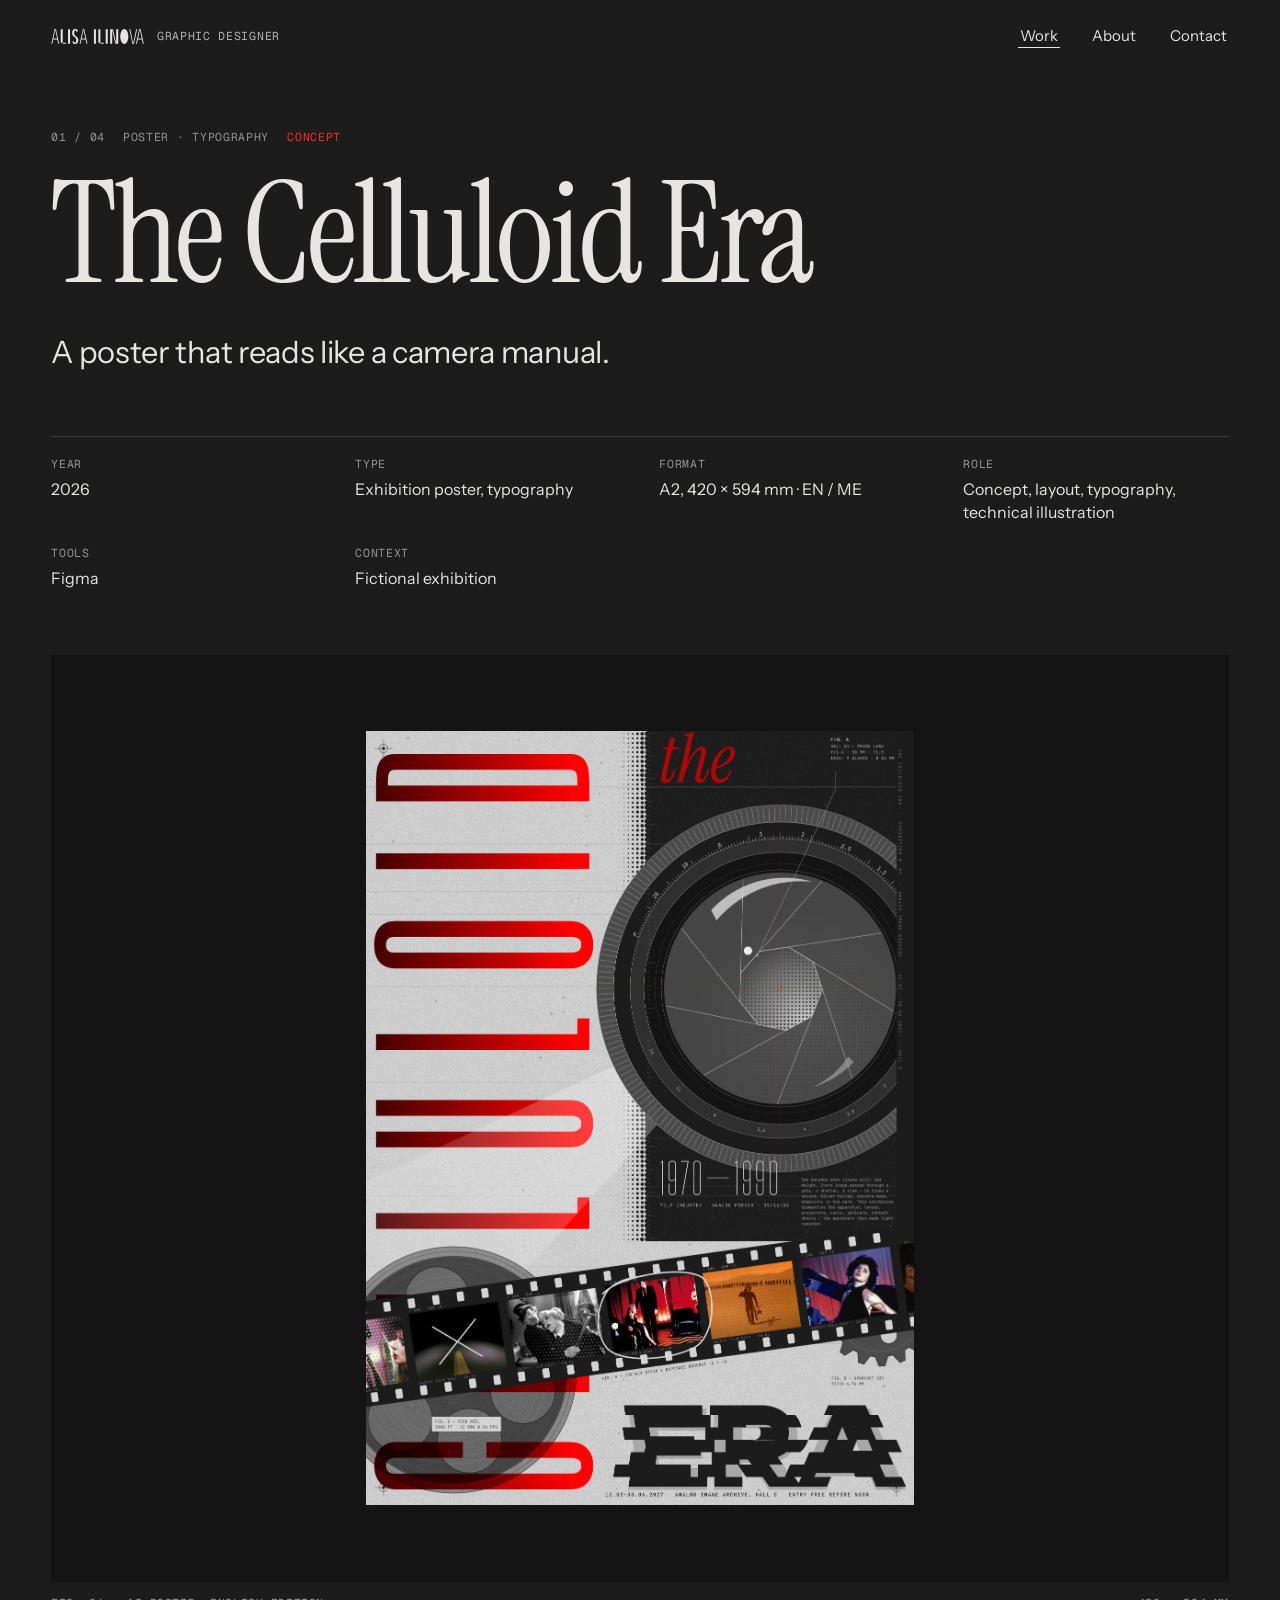
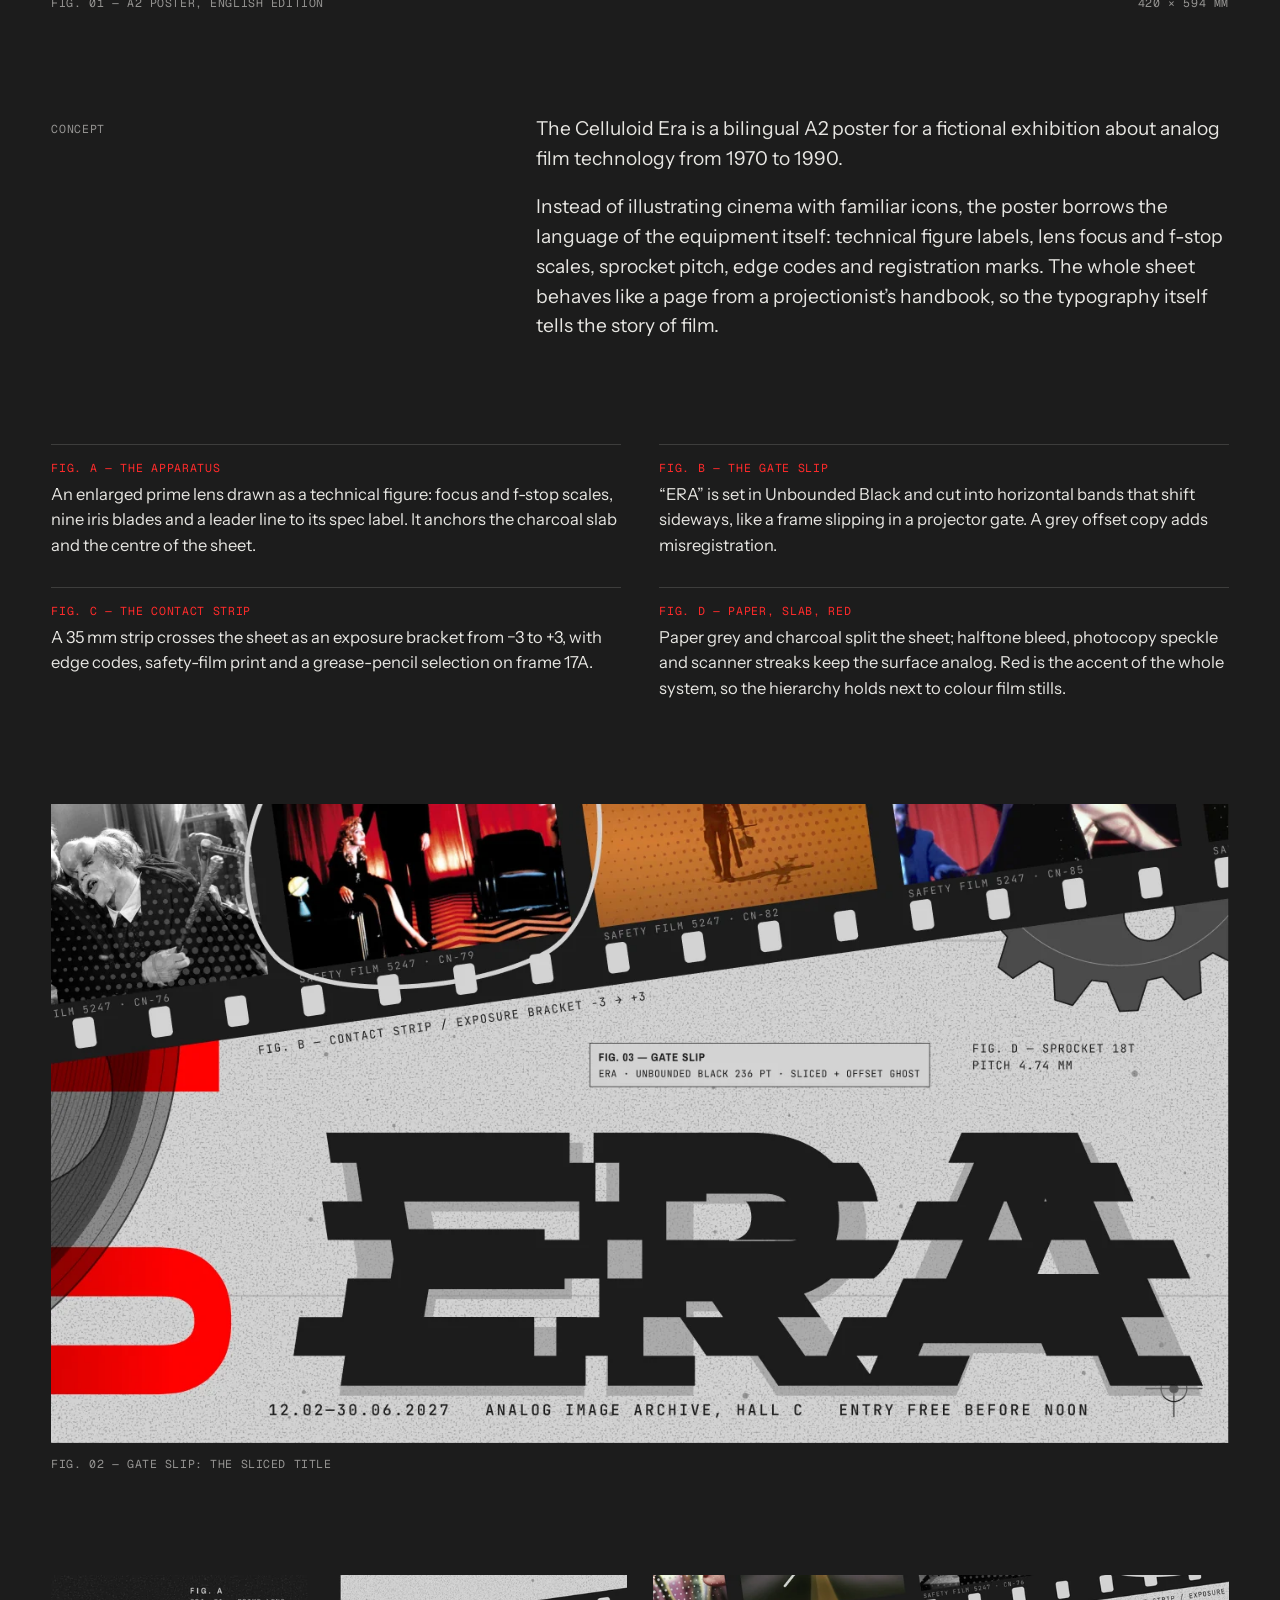
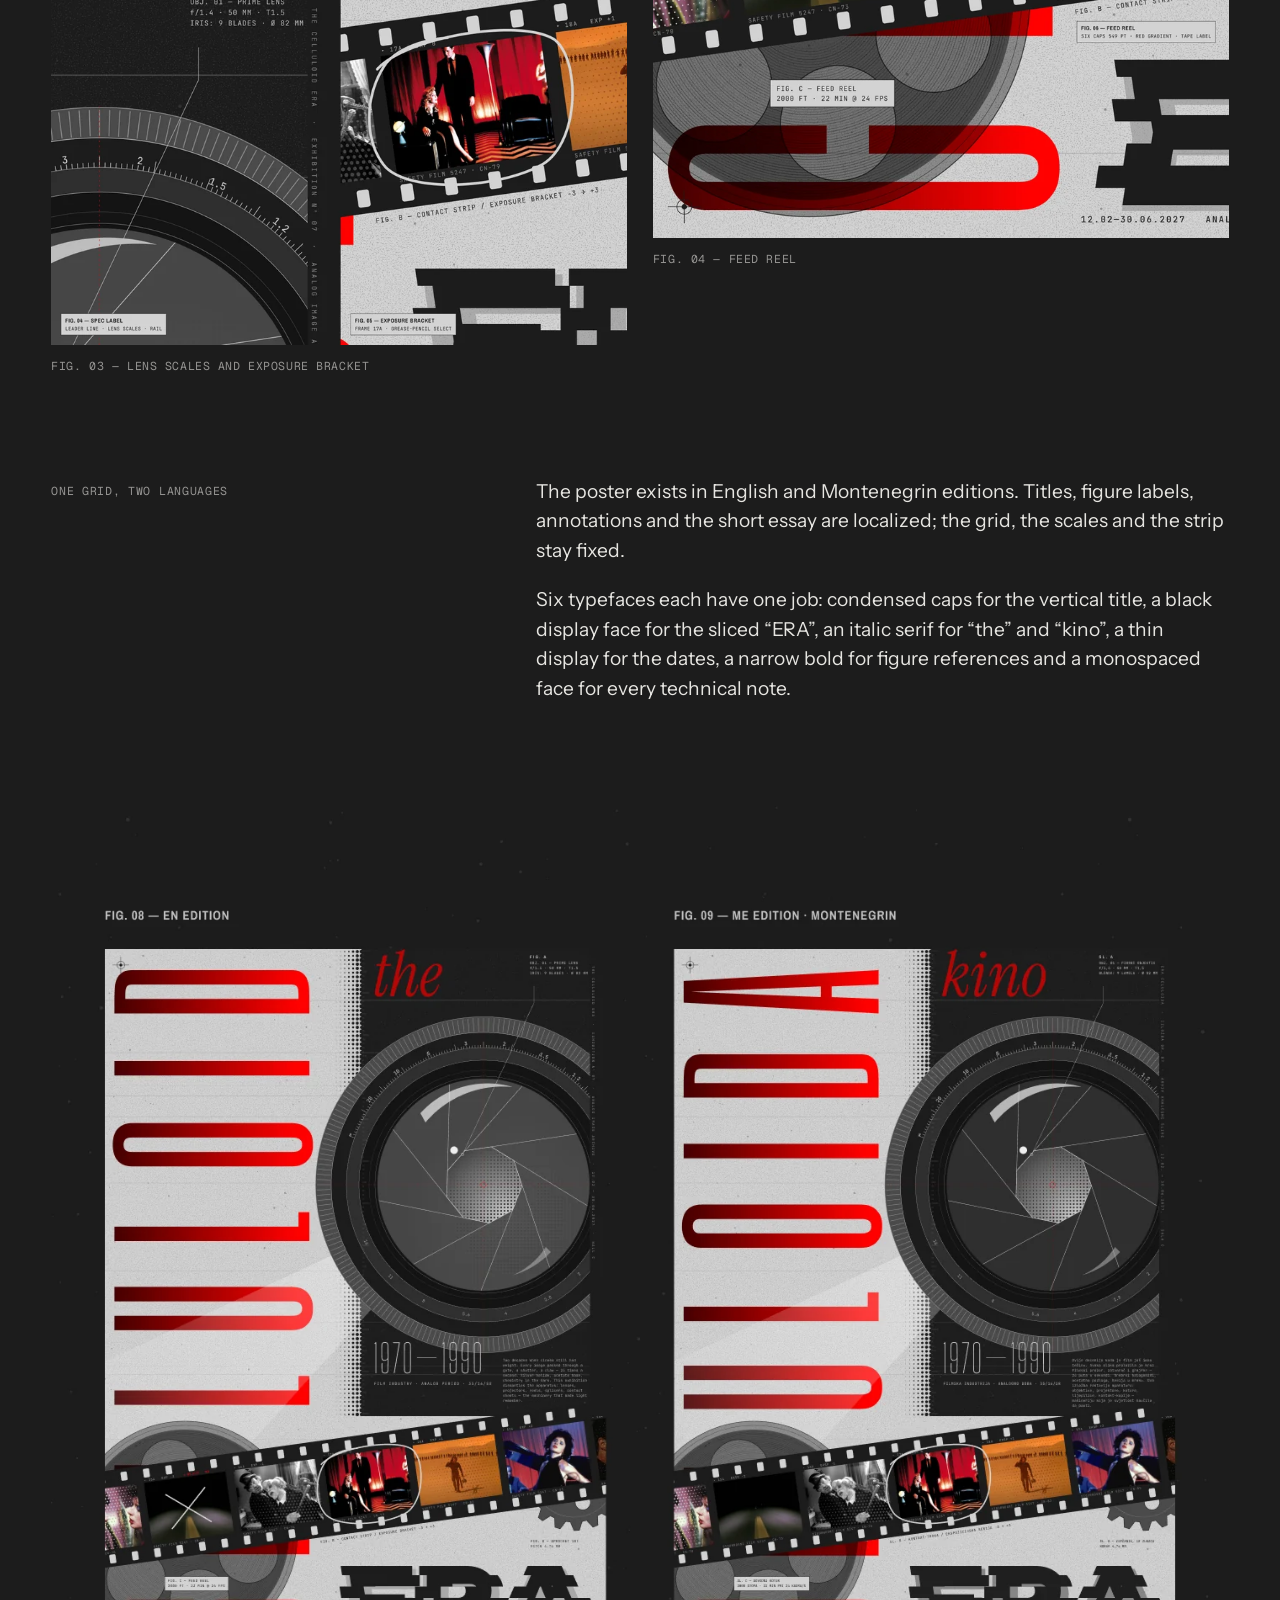
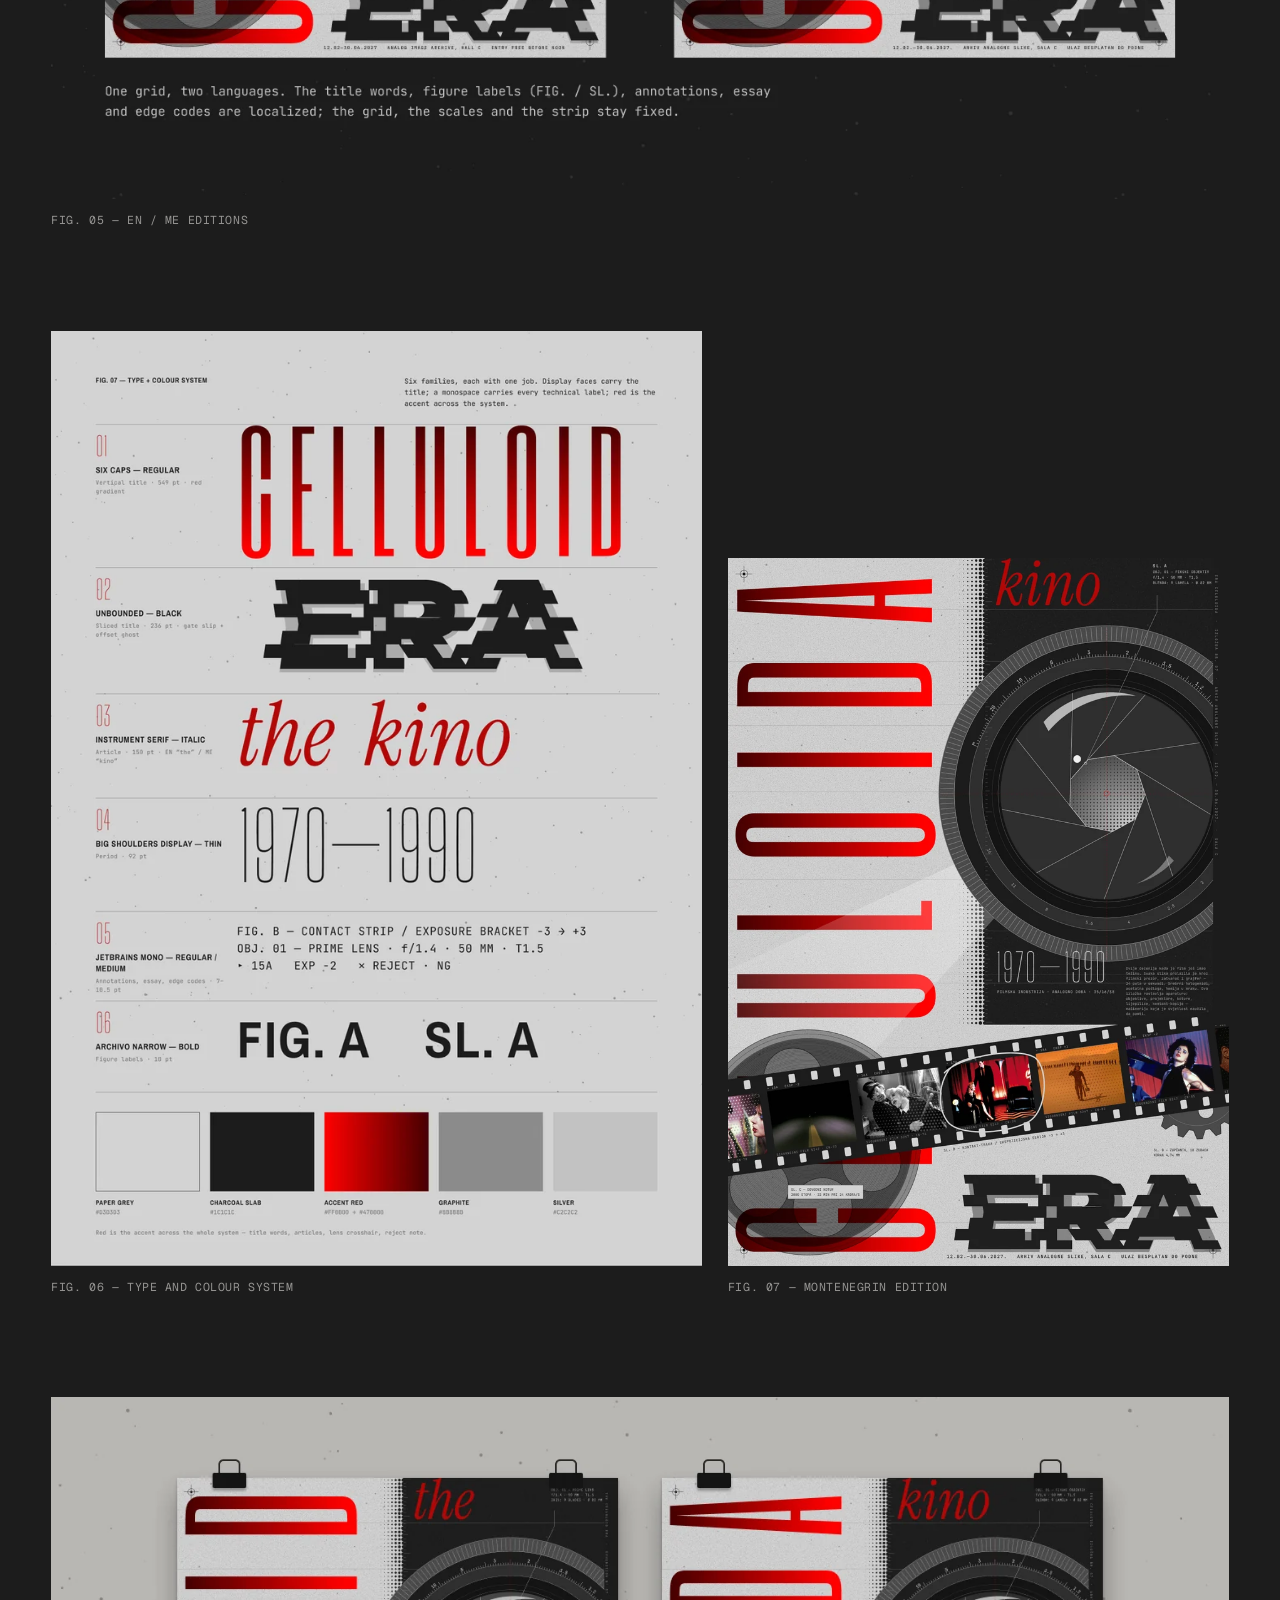
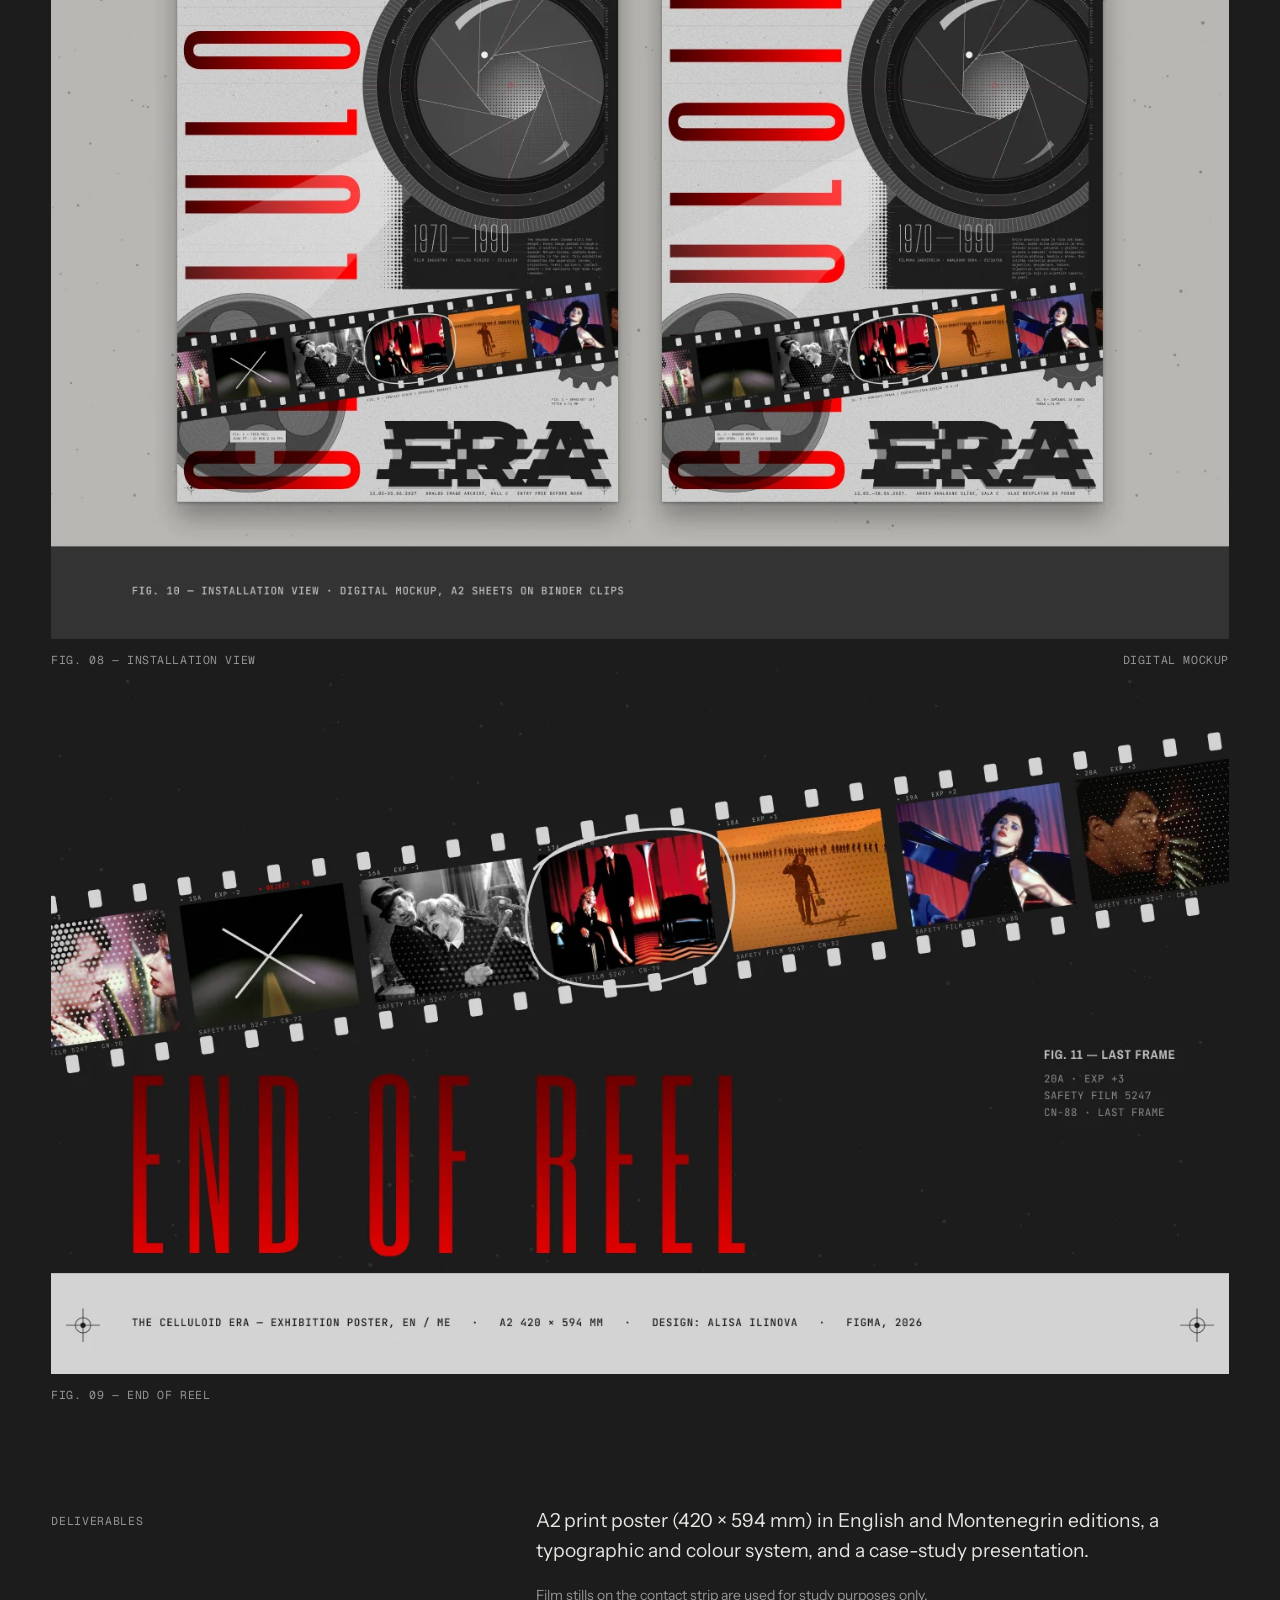
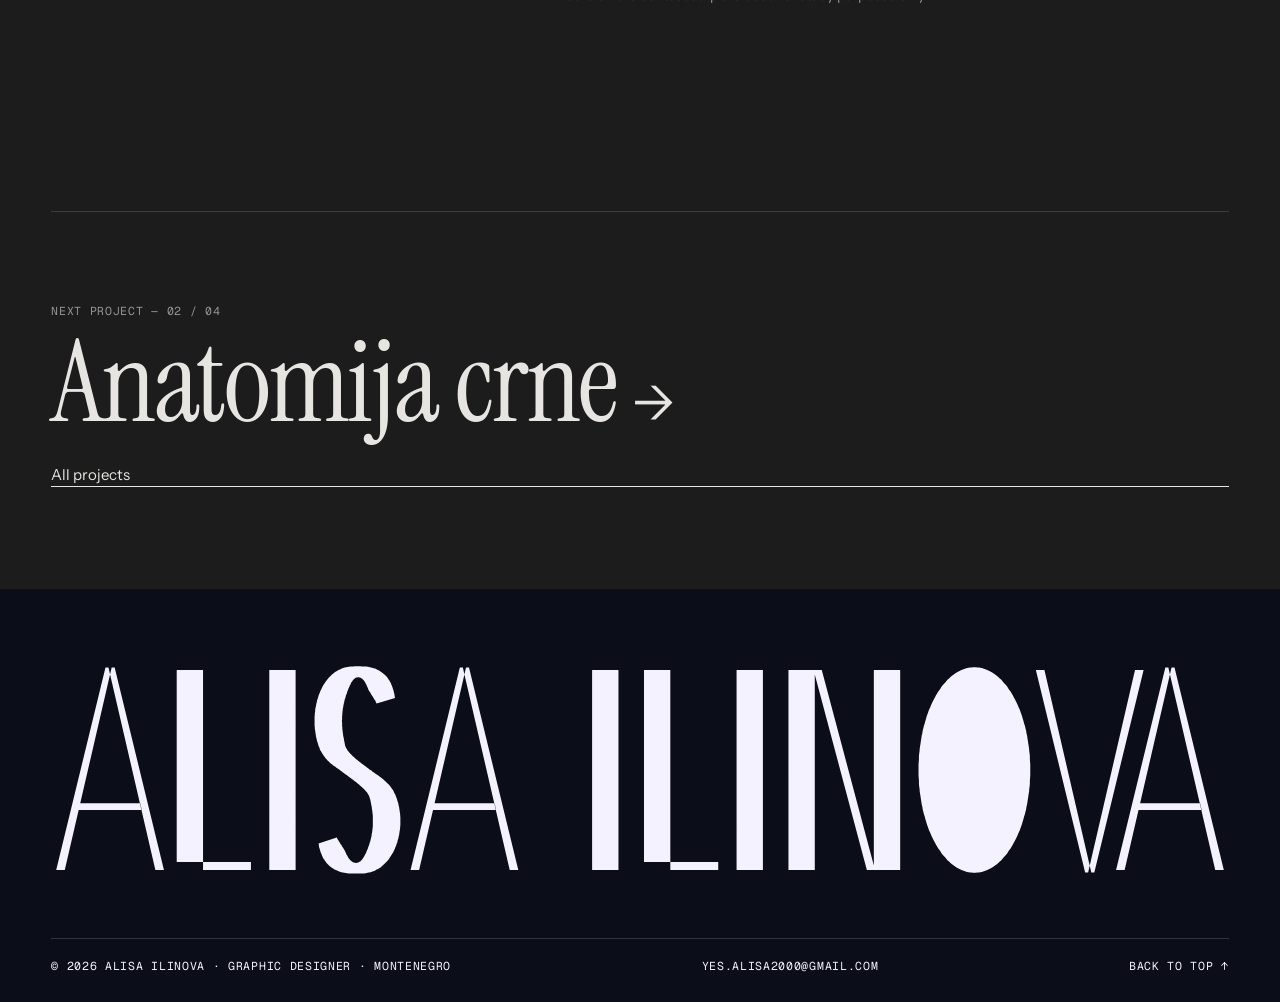
<file: work/the-celluloid-era.html>
<!DOCTYPE html>
<html lang="en">
<head>
<meta charset="utf-8">
<meta name="viewport" content="width=device-width, initial-scale=1, viewport-fit=cover">
<title>The Celluloid Era — Alisa Ilinova</title>
<meta name="description" content="The Celluloid Era: A bilingual A2 exhibition poster that reads like a camera manual. Poster · Typography, 2026. Portfolio of Alisa Ilinova, graphic designer.">
<meta name="author" content="Alisa Ilinova">
<meta name="theme-color" content="#F4F2FF">
<meta name="asset-base" content="../assets/">
<meta property="og:type" content="website">
<meta property="og:title" content="The Celluloid Era — Alisa Ilinova">
<meta property="og:description" content="The Celluloid Era: A bilingual A2 exhibition poster that reads like a camera manual. Poster · Typography, 2026. Portfolio of Alisa Ilinova, graphic designer.">
<meta property="og:image" content="/og.jpg">
<meta name="twitter:card" content="summary_large_image">
<link rel="icon" href="../favicon.svg" type="image/svg+xml">
<link rel="icon" href="../favicon.ico" sizes="32x32">
<link rel="apple-touch-icon" href="../apple-touch-icon.png">
<link rel="preload" href="../assets/fonts/InstrumentSans-Regular.woff" as="font" type="font/woff" crossorigin>
<link rel="preload" href="../assets/fonts/InstrumentSerif-Regular.woff" as="font" type="font/woff" crossorigin>
<link rel="stylesheet" href="../assets/css/site.css">
<script>document.documentElement.classList.add('js');</script>
</head>
<body class="case-page" style="--c-bg:#1C1C1C;--c-fg:#E6E5E1;--c-muted:rgba(230,229,225,.6);--c-line:rgba(230,229,225,.16);--c-accent:#FF2B2B;--c-panel:#141414">
<a class="skip" href="#main">Skip to content</a>
<header class="site-header">
  <a class="brand" href="../index.html" aria-label="Alisa Ilinova — home"><svg xmlns="http://www.w3.org/2000/svg" viewBox="-20 0 6498 1040" fill="currentColor" aria-hidden="true" focusable="false"><path fill-rule="nonzero" d="M6 1020L72 1020L284 8L229 8ZM546 1020L480 1020L268 8L323 8ZM133 720L419 720L408 664L144 664ZM652 1020L652 20L792 20L792 1020ZM652 1020L1024 1020L1024 960L652 960ZM1162 1020L1162 20L1302 20L1302 1020ZM1744 193L1741 188L1739 184L1737 180L1735 177L1733 173L1731 170L1728 166L1726 163L1724 158L1721 154L1719 151L1717 147L1715 144L1713 141L1711 137L1709 134L1707 131L1705 128L1704 124L1702 121L1701 117L1699 114L1698 111L1696 108L1694 104L1693 101L1691 98L1689 95L1687 92L1685 89L1683 87L1680 84L1678 82L1675 80L1672 78L1669 77L1666 76L1663 76L1660 76L1657 76L1654 77L1651 79L1648 81L1645 83L1643 85L1641 88L1638 90L1636 93L1634 96L1633 99L1631 102L1629 105L1627 109L1626 112L1624 115L1623 119L1621 122L1620 125L1618 129L1617 132L1615 136L1614 139L1613 143L1611 147L1610 150L1609 154L1607 158L1606 162L1605 166L1604 170L1602 174L1601 178L1600 182L1599 186L1598 190L1597 194L1596 198L1596 202L1595 207L1594 211L1593 215L1593 219L1592 224L1591 228L1591 232L1590 237L1590 241L1590 245L1589 250L1589 254L1589 259L1589 263L1589 267L1589 272L1588 276L1589 281L1589 285L1589 290L1589 294L1589 298L1590 303L1590 307L1590 311L1591 316L1591 320L1592 325L1592 329L1593 333L1594 337L1594 342L1595 346L1596 350L1597 354L1597 358L1598 362L1599 366L1600 370L1601 373L1601 377L1602 380L1603 383L1604 386L1605 389L1606 392L1607 395L1609 398L1610 402L1612 405L1614 409L1617 412L1619 416L1622 419L1625 423L1628 427L1632 430L1635 434L1638 438L1642 441L1646 445L1649 449L1653 452L1657 456L1661 459L1665 463L1669 466L1673 470L1677 473L1681 477L1685 480L1689 484L1693 487L1698 491L1702 494L1706 498L1710 501L1715 505L1719 508L1723 512L1728 515L1732 519L1736 523L1741 526L1745 530L1750 533L1754 537L1759 541L1764 545L1768 548L1773 552L1778 556L1783 561L1787 565L1792 569L1797 574L1802 579L1807 584L1812 590L1817 595L1822 601L1827 608L1831 614L1835 620L1839 627L1842 633L1845 640L1848 646L1851 653L1853 659L1856 666L1858 672L1860 679L1862 685L1863 692L1865 698L1866 705L1867 711L1869 718L1870 724L1870 731L1871 737L1872 744L1872 750L1873 757L1873 764L1873 770L1873 777L1873 783L1873 790L1872 797L1872 803L1871 810L1871 816L1870 823L1869 829L1868 836L1867 843L1865 849L1864 856L1862 862L1861 869L1859 875L1857 881L1855 888L1853 894L1850 900L1848 907L1845 913L1842 919L1839 925L1836 931L1832 937L1829 943L1825 949L1821 955L1817 961L1813 966L1808 972L1803 977L1798 983L1793 988L1788 993L1782 997L1777 1002L1771 1006L1764 1010L1758 1014L1751 1018L1745 1021L1738 1024L1731 1027L1723 1029L1716 1031L1709 1033L1701 1034L1694 1036L1687 1037L1679 1037L1672 1038L1665 1038L1657 1038L1650 1038L1643 1038L1636 1038L1628 1038L1621 1037L1613 1037L1606 1036L1599 1035L1591 1033L1584 1031L1577 1029L1570 1027L1562 1024L1556 1021L1549 1018L1542 1014L1536 1010L1530 1006L1524 1002L1518 997L1512 993L1507 988L1502 982L1498 977L1494 971L1490 965L1486 959L1483 953L1480 947L1477 942L1475 936L1472 930L1470 924L1468 918L1466 911L1464 905L1462 898L1461 891L1460 885L1564 851L1567 857L1569 861L1571 864L1573 868L1575 871L1578 874L1580 878L1582 881L1585 885L1587 889L1589 893L1591 896L1593 899L1595 902L1597 906L1599 909L1601 912L1603 915L1605 919L1606 922L1608 925L1610 929L1611 932L1613 935L1615 938L1617 941L1619 944L1621 947L1623 950L1626 953L1628 955L1631 958L1634 960L1637 962L1640 963L1643 964L1647 965L1650 965L1653 965L1657 964L1660 963L1663 962L1666 960L1669 958L1672 955L1674 953L1677 950L1679 947L1681 944L1683 941L1685 938L1687 935L1689 932L1691 929L1692 925L1694 922L1695 919L1697 915L1699 912L1700 908L1702 905L1703 901L1704 898L1706 894L1707 890L1709 887L1710 883L1711 879L1712 875L1713 872L1715 868L1716 864L1717 860L1718 856L1719 852L1720 848L1720 844L1721 840L1722 835L1723 831L1723 827L1724 823L1725 819L1725 815L1726 810L1726 806L1726 802L1727 798L1727 793L1727 789L1727 785L1727 780L1727 776L1727 772L1727 768L1727 763L1727 759L1727 755L1727 750L1726 746L1726 742L1725 738L1725 734L1724 729L1724 725L1723 721L1723 717L1722 713L1721 709L1720 705L1720 701L1719 697L1718 693L1717 689L1716 686L1715 682L1715 679L1714 676L1713 672L1712 669L1711 666L1710 663L1708 660L1706 657L1705 653L1702 650L1700 646L1697 643L1695 639L1692 635L1689 632L1685 628L1682 624L1678 621L1675 617L1671 614L1667 610L1664 606L1660 603L1656 599L1652 596L1648 592L1644 589L1640 585L1636 582L1632 578L1627 575L1623 571L1619 568L1615 564L1611 561L1606 557L1602 554L1598 550L1593 547L1589 543L1585 540L1580 536L1576 532L1571 529L1567 525L1562 521L1558 518L1553 514L1549 510L1544 506L1539 502L1534 498L1529 494L1525 489L1520 485L1515 480L1510 475L1505 469L1500 463L1495 457L1490 451L1486 445L1482 438L1478 432L1475 425L1471 418L1468 412L1466 405L1463 399L1461 393L1459 386L1457 380L1455 374L1454 367L1452 361L1451 354L1449 348L1448 342L1447 335L1446 329L1446 322L1445 316L1444 309L1444 303L1443 296L1443 290L1443 283L1443 277L1443 270L1443 264L1443 257L1443 251L1444 245L1444 238L1445 232L1446 225L1447 219L1448 212L1449 206L1450 199L1451 193L1453 187L1454 180L1456 174L1458 167L1460 161L1462 155L1464 149L1466 142L1469 136L1471 130L1474 124L1477 118L1480 111L1483 105L1486 99L1490 94L1494 88L1498 82L1502 76L1506 71L1511 65L1515 60L1520 55L1525 49L1531 45L1537 40L1542 35L1549 31L1555 27L1561 23L1568 20L1575 16L1582 14L1590 11L1597 9L1604 7L1612 5L1620 4L1627 3L1635 2L1642 2L1650 1L1657 1L1665 1L1672 1L1679 2L1687 2L1695 3L1702 4L1710 5L1717 6L1725 8L1732 10L1739 13L1747 15L1754 19L1760 22L1767 26L1773 30L1780 34L1786 38L1791 43L1797 48L1802 53L1807 58L1811 64L1815 70L1819 76L1823 81L1826 88L1829 94L1832 100L1834 105L1836 111L1838 117L1840 123L1842 130L1844 136L1845 142L1847 149L1848 156L1849 162ZM1966 1020L2032 1020L2244 8L2189 8ZM2506 1020L2440 1020L2228 8L2283 8ZM2093 720L2379 720L2368 664L2104 664ZM2956 1020L2956 20L3096 20L3096 1020ZM3264 1020L3264 20L3404 20L3404 1020ZM3264 1020L3636 1020L3636 960L3264 960ZM3774 1020L3774 20L3914 20L3914 1020ZM4082 1020L4082 20L4222 20L4222 1020ZM4502 1020L4502 20L4642 20L4642 1020ZM4216 20L4280 20L4508 1020L4444 1020ZM5340 520L5340 507L5340 493L5339 480L5338 466L5338 453L5337 440L5335 426L5334 413L5332 400L5330 387L5328 374L5326 361L5324 348L5321 336L5319 323L5316 311L5313 299L5309 287L5306 275L5302 263L5299 251L5295 240L5291 229L5287 218L5282 207L5278 197L5273 186L5268 176L5263 166L5258 157L5253 147L5247 138L5242 129L5236 121L5230 112L5225 104L5219 96L5212 89L5206 82L5200 75L5194 68L5187 62L5181 56L5174 50L5167 45L5160 40L5153 35L5147 31L5140 27L5132 24L5125 20L5118 17L5111 15L5104 12L5097 10L5089 9L5082 8L5075 7L5067 6L5060 6L5053 6L5045 7L5038 8L5031 9L5023 10L5016 12L5009 15L5002 17L4995 20L4988 24L4980 27L4973 31L4967 35L4960 40L4953 45L4946 50L4939 56L4933 62L4926 68L4920 75L4914 82L4908 89L4901 96L4895 104L4890 112L4884 121L4878 129L4873 138L4867 147L4862 157L4857 166L4852 176L4847 186L4842 197L4838 207L4833 218L4829 229L4825 240L4821 251L4818 263L4814 275L4811 287L4807 299L4804 311L4801 323L4799 336L4796 348L4794 361L4792 374L4790 387L4788 400L4786 413L4785 426L4783 440L4782 453L4782 466L4781 480L4780 493L4780 507L4780 520L4780 533L4780 547L4781 560L4782 574L4782 587L4783 600L4785 614L4786 627L4788 640L4790 653L4792 666L4794 679L4796 692L4799 704L4801 717L4804 729L4807 741L4811 753L4814 765L4818 777L4821 789L4825 800L4829 811L4833 822L4838 833L4842 843L4847 854L4852 864L4857 874L4862 883L4867 893L4873 902L4878 911L4884 919L4890 928L4895 936L4901 944L4908 951L4914 958L4920 965L4926 972L4933 978L4939 984L4946 990L4953 995L4960 1000L4967 1005L4973 1009L4980 1013L4988 1016L4995 1020L5002 1023L5009 1025L5016 1028L5023 1030L5031 1031L5038 1032L5045 1033L5053 1034L5060 1034L5067 1034L5075 1033L5082 1032L5089 1031L5097 1030L5104 1028L5111 1025L5118 1023L5125 1020L5132 1016L5140 1013L5147 1009L5153 1005L5160 1000L5167 995L5174 990L5181 984L5187 978L5194 972L5200 965L5206 958L5212 951L5219 944L5225 936L5230 928L5236 919L5242 911L5247 902L5253 893L5258 883L5263 874L5268 864L5273 854L5278 843L5282 833L5287 822L5291 811L5295 800L5299 789L5302 777L5306 765L5309 753L5313 741L5316 729L5319 717L5321 704L5324 692L5326 679L5328 666L5330 653L5332 640L5334 627L5335 614L5337 600L5338 587L5338 574L5339 560L5340 547L5340 533ZM5194 520L5194 508L5194 496L5194 484L5193 473L5193 461L5192 449L5192 437L5191 426L5190 414L5189 402L5188 391L5187 380L5186 368L5185 357L5184 346L5182 335L5181 325L5179 314L5178 303L5176 293L5174 283L5172 273L5170 263L5168 253L5166 244L5164 234L5162 225L5160 216L5157 207L5155 199L5152 191L5150 183L5147 175L5144 167L5142 160L5139 153L5136 146L5133 139L5130 133L5127 127L5124 121L5121 115L5118 110L5115 105L5111 101L5108 96L5105 92L5101 88L5098 85L5095 81L5091 79L5088 76L5084 74L5081 72L5077 70L5074 68L5071 67L5067 67L5064 66L5060 66L5056 66L5053 67L5049 67L5046 68L5043 70L5039 72L5036 74L5032 76L5029 79L5025 81L5022 85L5019 88L5015 92L5012 96L5009 101L5005 105L5002 110L4999 115L4996 121L4993 127L4990 133L4987 139L4984 146L4981 153L4978 160L4976 167L4973 175L4970 183L4968 191L4965 199L4963 207L4960 216L4958 225L4956 234L4954 244L4952 253L4950 263L4948 273L4946 283L4944 293L4942 303L4941 314L4939 325L4938 335L4936 346L4935 357L4934 368L4933 380L4932 391L4931 402L4930 414L4929 426L4928 437L4928 449L4927 461L4927 473L4926 484L4926 496L4926 508L4926 520L4926 532L4926 544L4926 556L4927 567L4927 579L4928 591L4928 603L4929 614L4930 626L4931 638L4932 649L4933 660L4934 672L4935 683L4936 694L4938 705L4939 715L4941 726L4942 737L4944 747L4946 757L4948 767L4950 777L4952 787L4954 796L4956 806L4958 815L4960 824L4963 833L4965 841L4968 849L4970 857L4973 865L4976 873L4978 880L4981 887L4984 894L4987 901L4990 907L4993 913L4996 919L4999 925L5002 930L5005 935L5009 939L5012 944L5015 948L5019 952L5022 955L5025 959L5029 961L5032 964L5036 966L5039 968L5043 970L5046 972L5049 973L5053 973L5056 974L5060 974L5064 974L5067 973L5071 973L5074 972L5077 970L5081 968L5084 966L5088 964L5091 961L5095 959L5098 955L5101 952L5105 948L5108 944L5111 939L5115 935L5118 930L5121 925L5124 919L5127 913L5130 907L5133 901L5136 894L5139 887L5142 880L5144 873L5147 865L5150 857L5152 849L5155 841L5157 833L5160 824L5162 815L5164 806L5166 796L5168 787L5170 777L5172 767L5174 757L5176 747L5178 737L5179 726L5181 715L5182 705L5184 694L5185 683L5186 672L5187 660L5188 649L5189 638L5190 626L5191 614L5192 603L5192 591L5193 579L5193 567L5194 556L5194 544L5194 532ZM5410 20L5476 20L5688 1032L5633 1032ZM5950 20L5884 20L5672 1032L5727 1032ZM5872 1020L5938 1020L6150 8L6095 8ZM6412 1020L6346 1020L6134 8L6189 8ZM5999 720L6285 720L6274 664L6010 664Z"/></svg><span class="role">Graphic designer</span></a>
  <nav class="nav" aria-label="Main"><a href="../index.html#work" aria-current="page">Work</a><a href="../about.html">About</a><a href="../contact.html">Contact</a></nav>
</header>
<main id="main" class="case" style="--c-bg:#1C1C1C;--c-fg:#E6E5E1;--c-muted:rgba(230,229,225,.6);--c-line:rgba(230,229,225,.16);--c-accent:#FF2B2B;--c-panel:#141414">
  <div class="wrap">
    <header class="case-intro" id="top">
      <p class="case-kicker mono"><span>01 / 04</span><span>Poster · Typography</span><span class="tag">Concept</span></p>
      <h1 class="case-title">The Celluloid Era</h1>
      <p class="case-lede">A poster that reads like a camera manual.</p>
      <dl class="case-meta"><div><dt>Year</dt><dd>2026</dd></div><div><dt>Type</dt><dd>Exhibition poster, typography</dd></div><div><dt>Format</dt><dd>A2, 420 × 594 mm · EN / ME</dd></div><div><dt>Role</dt><dd>Concept, layout, typography, technical illustration</dd></div><div><dt>Tools</dt><dd>Figma</dd></div><div><dt>Context</dt><dd>Fictional exhibition</dd></div></dl>
    </header>
    <div class="case-body">
<figure class="fig rv"><div class="fig-panel"><img src="../assets/img/celluloid/poster-en.webp" srcset="../assets/img/celluloid/poster-en-800.webp 800w, ../assets/img/celluloid/poster-en.webp 1191w" sizes="(max-width: 760px) 100vw, 900px" width="1191" height="1684" alt="The Celluloid Era, English edition: A2 poster with vertical red CELLULOID, a technical lens figure on a charcoal slab, a diagonal 35 mm contact strip and the sliced title ERA." loading="lazy" decoding="async"></div><figcaption><span>Fig. 01 — A2 poster, English edition</span><span>420 × 594 mm</span></figcaption></figure>
<section class="block split rv"><h2>Concept</h2><div class="txt"><p>The Celluloid Era is a bilingual A2 poster for a fictional exhibition about analog film technology from 1970 to 1990.</p><p>Instead of illustrating cinema with familiar icons, the poster borrows the language of the equipment itself: technical figure labels, lens focus and f-stop scales, sprocket pitch, edge codes and registration marks. The whole sheet behaves like a page from a projectionist’s handbook, so the typography itself tells the story of film.</p></div></section>
<section class="block"><ul class="points"><li class="rv"><b>Fig. A — The apparatus</b>An enlarged prime lens drawn as a technical figure: focus and f-stop scales, nine iris blades and a leader line to its spec label. It anchors the charcoal slab and the centre of the sheet.</li><li class="rv"><b>Fig. B — The gate slip</b>“ERA” is set in Unbounded Black and cut into horizontal bands that shift sideways, like a frame slipping in a projector gate. A grey offset copy adds misregistration.</li><li class="rv"><b>Fig. C — The contact strip</b>A 35 mm strip crosses the sheet as an exposure bracket from −3 to +3, with edge codes, safety-film print and a grease-pencil selection on frame 17A.</li><li class="rv"><b>Fig. D — Paper, slab, red</b>Paper grey and charcoal split the sheet; halftone bleed, photocopy speckle and scanner streaks keep the surface analog. Red is the accent of the whole system, so the hierarchy holds next to colour film stills.</li></ul></section>
<figure class="fig rv"><img src="../assets/img/celluloid/gate.webp" srcset="../assets/img/celluloid/gate-800.webp 800w, ../assets/img/celluloid/gate.webp 1400w" sizes="(max-width: 1440px) 100vw, 1340px" width="1400" height="760" alt="Detail of the sliced ERA title with the contact strip and the exhibition dates line." loading="lazy" decoding="async"><figcaption><span>Fig. 02 — Gate slip: the sliced title</span></figcaption></figure>
<div class="block pair"><figure class="fig rv"><img src="../assets/img/celluloid/lens.webp" srcset="../assets/img/celluloid/lens-800.webp 800w, ../assets/img/celluloid/lens.webp 1400w" sizes="(max-width: 760px) 100vw, 50vw" width="1400" height="900" alt="Detail of the lens figure scales and the contact strip with grease-pencil selection." loading="lazy" decoding="async"><figcaption><span>Fig. 03 — Lens scales and exposure bracket</span></figcaption></figure><figure class="fig rv"><img src="../assets/img/celluloid/reel.webp" srcset="../assets/img/celluloid/reel-800.webp 800w, ../assets/img/celluloid/reel.webp 1400w" sizes="(max-width: 760px) 100vw, 50vw" width="1400" height="640" alt="Detail of the feed reel figure label and the red C cut by the reel." loading="lazy" decoding="async"><figcaption><span>Fig. 04 — Feed reel</span></figcaption></figure></div>
<section class="block split rv"><h2>One grid, two languages</h2><div class="txt"><p>The poster exists in English and Montenegrin editions. Titles, figure labels, annotations and the short essay are localized; the grid, the scales and the strip stay fixed.</p><p>Six typefaces each have one job: condensed caps for the vertical title, a black display face for the sliced “ERA”, an italic serif for “the” and “kino”, a thin display for the dates, a narrow bold for figure references and a monospaced face for every technical note.</p></div></section>
<figure class="fig rv"><img src="../assets/img/celluloid/editions.webp" srcset="../assets/img/celluloid/editions-800.webp 800w, ../assets/img/celluloid/editions.webp 1400w" sizes="(max-width: 1440px) 100vw, 1340px" width="1400" height="1180" alt="English and Montenegrin editions of the poster side by side on charcoal." loading="lazy" decoding="async"><figcaption><span>Fig. 05 — EN / ME editions</span></figcaption></figure>
<div class="block pair uneven"><figure class="fig rv"><img src="../assets/img/celluloid/type.webp" srcset="../assets/img/celluloid/type-800.webp 800w, ../assets/img/celluloid/type.webp 1400w" sizes="(max-width: 760px) 100vw, 55vw" width="1400" height="2010" alt="Type and colour system sheet: CELLULOID, ERA, the kino, 1970—1990, technical label styles and five colour swatches from paper grey to accent red." loading="lazy" decoding="async"><figcaption><span>Fig. 06 — Type and colour system</span></figcaption></figure><figure class="fig rv"><img src="../assets/img/celluloid/poster-me.webp" srcset="../assets/img/celluloid/poster-me-800.webp 800w, ../assets/img/celluloid/poster-me.webp 1191w" sizes="(max-width: 760px) 100vw, 45vw" width="1191" height="1684" alt="The Celluloid Era, Montenegrin edition: ERA CELULOIDA." loading="lazy" decoding="async"><figcaption><span>Fig. 07 — Montenegrin edition</span></figcaption></figure></div>
<figure class="fig rv"><img src="../assets/img/celluloid/install.webp" srcset="../assets/img/celluloid/install-800.webp 800w, ../assets/img/celluloid/install.webp 1400w" sizes="(max-width: 1440px) 100vw, 1340px" width="1400" height="1000" alt="Digital mockup of both A2 posters hanging on binder clips against a grey wall." loading="lazy" decoding="async"><figcaption><span>Fig. 08 — Installation view</span><span>Digital mockup</span></figcaption></figure>
<figure class="fig rv"><img src="../assets/img/celluloid/end.webp" srcset="../assets/img/celluloid/end-800.webp 800w, ../assets/img/celluloid/end.webp 1400w" sizes="(max-width: 1440px) 100vw, 1340px" width="1400" height="840" alt="Closing frame: the contact strip over charcoal with END OF REEL in red condensed capitals." loading="lazy" decoding="async"><figcaption><span>Fig. 09 — End of reel</span></figcaption></figure>
<section class="block split rv"><h2>Deliverables</h2><div class="txt"><p>A2 print poster (420 × 594 mm) in English and Montenegrin editions, a typographic and colour system, and a case-study presentation.</p><p class="cap-note">Film stills on the contact strip are used for study purposes only.</p></div></section>
    </div>
    <nav class="case-next" aria-label="Next project">
      <a href="anatomija-crne.html"><p class="mono">Next project — 02 / 04</p><b>Anatomija crne</b><span class="arrow" aria-hidden="true">→</span></a>
      <a class="back-index" href="../index.html#work">All projects</a>
    </nav>
  </div>
</main>
<footer class="site-footer">
  <div class="wrap">
    <div class="foot-mark"><img src="../assets/brand/wordmark-display-white.svg" alt="Alisa Ilinova" width="5904" height="1040" loading="lazy"></div>
    <div class="foot-row mono">
      <span>© 2026 Alisa Ilinova · Graphic designer · Montenegro</span>
      <a href="mailto:yes.alisa2000@gmail.com">yes.alisa2000@gmail.com</a>
      <a href="#top">Back to top ↑</a>
    </div>
  </div>
</footer>
<script src="../assets/js/site.js" defer></script>
</body>
</html>
</file>
<file: assets/css/site.css>
/* ALISA ILINOVA — portfolio. One stylesheet, no build step. */
@font-face{font-family:"Instrument Sans";src:url(../fonts/InstrumentSans-Regular.woff) format("woff");font-weight:400;font-style:normal;font-display:swap}
@font-face{font-family:"Instrument Sans";src:url(../fonts/InstrumentSans-Bold.woff) format("woff");font-weight:700;font-style:normal;font-display:swap}
@font-face{font-family:"Instrument Sans";src:url(../fonts/InstrumentSans-Italic.woff) format("woff");font-weight:400;font-style:italic;font-display:swap}
@font-face{font-family:"Instrument Serif";src:url(../fonts/InstrumentSerif-Regular.woff) format("woff");font-weight:400;font-style:normal;font-display:swap}
@font-face{font-family:"Instrument Serif";src:url(../fonts/InstrumentSerif-Italic.woff) format("woff");font-weight:400;font-style:italic;font-display:swap}
@font-face{font-family:"Geist Mono";src:url(../fonts/GeistMono-Regular.woff) format("woff");font-weight:400;font-style:normal;font-display:swap}

:root{
  --eb:#3048FF;--vv:#8952FF;--lv:#D8CBFF;--ic:#A9E9FF;--cw:#F4F2FF;--ink:#0B0D19;
  --bg:var(--cw);--fg:var(--ink);--muted:#4B4D63;--line:rgba(11,13,25,.14);--accent:var(--eb);
  --sans:"Instrument Sans",system-ui,-apple-system,"Segoe UI",Roboto,sans-serif;
  --serif:"Instrument Serif","Times New Roman",serif;
  --mono:"Geist Mono",ui-monospace,SFMono-Regular,Menlo,monospace;
  --pad:clamp(20px,4vw,56px);--maxw:1440px;
  --ease:cubic-bezier(.2,.7,.1,1);
}
*,*::before,*::after{box-sizing:border-box}
html{-webkit-text-size-adjust:100%;text-size-adjust:100%;scroll-padding-top:80px}
body{margin:0;background:var(--bg);color:var(--fg);font:400 17px/1.55 var(--sans);-webkit-font-smoothing:antialiased;text-rendering:optimizeLegibility}
img,svg,canvas{display:block;max-width:100%}
img{height:auto}
a{color:inherit;text-decoration:none}
p{margin:0 0 1em}
h1,h2,h3{margin:0;font-weight:400}
::selection{background:var(--eb);color:var(--cw)}
:focus-visible{outline:2px solid var(--accent);outline-offset:3px;border-radius:2px}
.vh{position:absolute!important;width:1px;height:1px;overflow:hidden;clip:rect(0 0 0 0);clip-path:inset(50%);white-space:nowrap}
.skip{position:fixed;left:12px;top:-60px;z-index:100;background:var(--ink);color:var(--cw);padding:10px 14px;border-radius:4px;font-size:15px}
.skip:focus{top:12px}
.mono{font:400 11.5px/1.5 var(--mono);letter-spacing:.06em;text-transform:uppercase}
.wrap{width:100%;max-width:var(--maxw);margin:0 auto;padding:0 var(--pad)}

/* ---------- header ---------- */
.site-header{position:fixed;inset:0 0 auto 0;z-index:40;display:flex;align-items:center;justify-content:space-between;gap:24px;
  padding:calc(14px + env(safe-area-inset-top)) var(--pad) 14px;color:var(--hdr-fg,var(--fg));transition:transform .45s var(--ease),background-color .3s,color .3s}
.site-header::before{content:"";position:absolute;inset:0;z-index:-1;background:var(--hdr-bg,var(--bg));opacity:0;transition:opacity .3s}
.site-header.is-solid::before{opacity:.94}
.site-header.is-solid{color:var(--fg)}
.site-header.is-hidden{transform:translateY(-110%)}
.brand{display:flex;align-items:center;gap:12px;min-height:44px}
.brand svg{height:15px;width:auto}
.brand .role{font:400 11.5px/1 var(--mono);letter-spacing:.06em;text-transform:uppercase;opacity:.75}
.nav{display:flex;gap:clamp(14px,2.4vw,30px)}
.nav a{position:relative;font-size:15px;line-height:44px;padding:0 2px}
.nav a::after{content:"";position:absolute;left:0;right:0;bottom:10px;height:1px;background:currentColor;transform:scaleX(0);transform-origin:left;transition:transform .35s var(--ease)}
.nav a:hover::after,.nav a[aria-current=page]::after{transform:scaleX(1)}
@media (max-width:560px){.brand .role{display:none}.nav a{font-size:15px}}

/* ---------- hero ---------- */
.hero-track{position:relative;height:100svh;min-height:560px}
.is-3d .hero-track{height:230vh}
.hero-stage{position:sticky;top:0;height:100svh;min-height:560px;overflow:hidden;background:#D8CBFF}
.is-3d .hero-stage{height:100vh}
.hero-fallback,.hero-fallback img,.hero-canvas{position:absolute;inset:0;width:100%;height:100%}
.hero-fallback img{object-fit:cover;object-position:50% 50%}
.hero-canvas{opacity:0;transition:opacity .8s}
.is-3d .hero-canvas{opacity:1}
.is-3d .hero-fallback{opacity:0;transition:opacity .8s .2s;pointer-events:none}
.hero-ui{position:absolute;inset:0;height:100svh;pointer-events:none;transition:opacity .5s}
.hero-ui a{pointer-events:auto}
.hero-role{position:absolute;left:var(--pad);top:calc(96px + env(safe-area-inset-top));max-width:min(560px,46vw);color:var(--ink)}
.role-title{font:700 clamp(34px,4.6vw,68px)/.98 var(--sans);letter-spacing:-.025em;margin:0 0 14px}
.role-line{font-size:clamp(17px,1.45vw,21px);line-height:1.4;margin:0 0 10px;max-width:30ch}
.role-meta{margin:0;color:#2B2E52}
.hero-index{position:absolute;left:var(--pad);bottom:calc(28px + env(safe-area-inset-bottom));color:var(--ink)}
.hero-index .mono{opacity:.8;margin-bottom:8px}
.hero-index ol{list-style:none;margin:0;padding:0}
.hero-index a{display:flex;align-items:baseline;gap:14px;padding:3px 0;font-size:clamp(17px,1.4vw,20px)}
.hero-index a span{font:400 11.5px/1 var(--mono);opacity:.75;width:22px}
.hero-index a em{font:400 11.5px/1 var(--mono);letter-spacing:.06em;text-transform:uppercase;font-style:normal;opacity:.7;margin-left:4px}
.hero-index a:hover b,.hero-index a:focus-visible b{text-decoration:underline;text-underline-offset:4px;text-decoration-thickness:1px}
.hero-index b{font-weight:400}
.hero-cue{position:absolute;right:var(--pad);bottom:calc(28px + env(safe-area-inset-bottom));color:var(--ink);display:flex;align-items:center;gap:10px}
.hero-cue i{display:block;width:1px;height:36px;background:currentColor;transform-origin:top;animation:cue 2.4s var(--ease) infinite}
@keyframes cue{0%{transform:scaleY(0)}50%{transform:scaleY(1);transform-origin:top}51%{transform-origin:bottom}100%{transform:scaleY(0);transform-origin:bottom}}
.hero-arrive{position:absolute;left:var(--pad);bottom:calc(28px + env(safe-area-inset-bottom));color:var(--cw);opacity:0;transition:opacity .5s;pointer-events:none}
.hero-arrive b{display:block;font:400 clamp(30px,3.4vw,48px)/1 var(--serif);margin-top:6px}
@media (max-width:760px){
  .hero-role{max-width:none;right:var(--pad);top:calc(78px + env(safe-area-inset-top))}
  .role-title{font-size:clamp(34px,10vw,46px)}
  .role-line{max-width:24ch}
  .hero-index{display:none}
  .hero-cue{display:none}
  .hero-fallback img{object-position:50% 40%}
}

/* ---------- section heads ---------- */
.sec{padding:clamp(80px,11vw,160px) 0}
.sec-head{display:flex;justify-content:space-between;align-items:baseline;gap:20px;border-top:1px solid var(--line);padding-top:16px;margin-bottom:clamp(36px,5vw,64px)}

/* ---------- work index (home) ---------- */
.work{background:var(--cw)}
.work-list{list-style:none;margin:0;padding:0;border-bottom:1px solid var(--line)}
.work-item{border-top:1px solid var(--line)}
.work-link{display:grid;grid-template-columns:56px minmax(0,1fr) minmax(0,.9fr);gap:clamp(16px,3vw,48px);align-items:center;padding:clamp(22px,3vw,40px) 0}
.work-no{font:400 12px/1 var(--mono);letter-spacing:.06em;color:var(--muted);align-self:start;padding-top:.9em}
.work-title{font:400 clamp(44px,7.2vw,112px)/.92 var(--serif);letter-spacing:-.015em;margin:0 0 14px;transition:color .35s,transform .5s var(--ease)}
.work-cat{color:var(--muted)}
.work-desc{max-width:42ch;margin:14px 0 0;color:#2B2E44}
.work-thumb{position:relative;overflow:hidden;border-radius:2px;aspect-ratio:4/3;background:var(--thumb-bg,#ddd)}
.work-thumb img{width:100%;height:100%;object-fit:cover;transition:transform .9s var(--ease)}
.work-thumb.contain img{object-fit:contain}
.work-link:hover .work-title,.work-link:focus-visible .work-title{color:var(--eb);transform:translateX(10px)}
.work-link:hover .work-thumb img{transform:scale(1.035)}
.work-go{display:inline-flex;gap:8px;align-items:center;margin-top:18px;font-size:15px;border-bottom:1px solid currentColor;padding-bottom:2px}
@media (max-width:860px){
  .work-link{grid-template-columns:1fr;gap:18px}
  .work-no{padding:0}
  .work-thumb{order:-1}
}

/* ---------- statement / about teaser ---------- */
.statement{background:var(--ink);color:var(--cw)}
.statement .sec-head{border-color:rgba(244,242,255,.18)}
.statement-text{font:400 clamp(32px,4.6vw,68px)/1.08 var(--serif);letter-spacing:-.01em;max-width:22ch;margin:0 0 clamp(36px,5vw,64px)}
.statement-text em{color:var(--lv)}
.cols{display:grid;grid-template-columns:repeat(3,minmax(0,1fr));gap:clamp(20px,3vw,48px)}
.cols h3{font:400 11.5px/1.5 var(--mono);letter-spacing:.06em;text-transform:uppercase;opacity:.7;margin-bottom:12px}
.cols ul{list-style:none;margin:0;padding:0;line-height:1.75}
@media (max-width:760px){.cols{grid-template-columns:1fr 1fr}.cols>div:first-child{grid-column:1/-1}}
.textlink{display:inline-flex;align-items:center;gap:10px;font-size:17px;border-bottom:1px solid currentColor;padding-bottom:3px;transition:gap .3s var(--ease)}
.textlink:hover{gap:16px}

/* ---------- contact ---------- */
.contact{background:var(--eb);color:var(--cw)}
.contact .sec-head{border-color:rgba(244,242,255,.3)}
.contact-q{font:400 italic clamp(44px,8vw,128px)/.95 var(--serif);letter-spacing:-.02em;margin:0 0 18px}
.contact-sub{font-size:clamp(18px,1.6vw,22px);margin:0 0 clamp(40px,6vw,80px);opacity:.9}
.mail{display:inline-block;font:400 clamp(26px,5.2vw,80px)/1.1 var(--serif);border-bottom:2px solid currentColor;padding-bottom:4px;word-break:break-word;transition:color .3s}
.mail:hover{color:var(--ic)}
.contact-meta{display:flex;flex-wrap:wrap;justify-content:space-between;gap:16px;margin-top:clamp(40px,6vw,72px);opacity:.9}

/* ---------- footer ---------- */
.site-footer{background:var(--ink);color:var(--cw);padding:clamp(48px,6vw,80px) 0 calc(28px + env(safe-area-inset-bottom))}
.foot-mark{color:var(--cw);margin-bottom:clamp(36px,5vw,64px)}
.foot-mark svg{width:100%;height:auto}
.foot-row{display:flex;flex-wrap:wrap;justify-content:space-between;gap:16px;border-top:1px solid rgba(244,242,255,.16);padding-top:18px}
.foot-row a:hover{text-decoration:underline;text-underline-offset:4px}

/* ---------- case studies ---------- */
.case{--c-bg:#111;--c-fg:#eee;--c-muted:rgba(255,255,255,.62);--c-line:rgba(255,255,255,.16);--c-accent:var(--eb);background:var(--c-bg);color:var(--c-fg)}
body.case-page{--bg:var(--c-bg);--fg:var(--c-fg);--hdr-bg:var(--c-bg);background:var(--c-bg);color:var(--c-fg)}
.case-intro{padding:calc(128px + env(safe-area-inset-top)) 0 clamp(36px,5vw,64px)}
.case-kicker{color:var(--c-muted);margin-bottom:clamp(18px,2.5vw,28px);display:flex;gap:18px;flex-wrap:wrap}
.case-kicker .tag{color:var(--c-accent)}
.case-title{font:400 clamp(56px,11vw,180px)/.88 var(--serif);letter-spacing:-.025em;margin:0 0 clamp(20px,3vw,36px)}
.case-lede{font:400 clamp(22px,2.4vw,34px)/1.25 var(--sans);letter-spacing:-.01em;max-width:30ch;margin:0}
.case-meta{display:grid;grid-template-columns:repeat(4,minmax(0,1fr));gap:20px clamp(16px,3vw,40px);margin:clamp(40px,5vw,72px) 0 0;padding-top:18px;border-top:1px solid var(--c-line)}
.case-meta div{min-width:0}
.case-meta dt{font:400 11.5px/1.5 var(--mono);letter-spacing:.06em;text-transform:uppercase;color:var(--c-muted);margin-bottom:6px}
.case-meta dd{margin:0;font-size:16px;line-height:1.45}
@media (max-width:760px){.case-meta{grid-template-columns:1fr 1fr}}
.case-body{padding-bottom:clamp(60px,8vw,120px)}
.block{margin:clamp(56px,8vw,120px) 0}
.split{display:grid;grid-template-columns:minmax(0,1fr) minmax(0,1.6fr);gap:clamp(20px,4vw,72px)}
.split h2{font:400 11.5px/1.5 var(--mono);letter-spacing:.06em;text-transform:uppercase;color:var(--c-muted);padding-top:.5em}
.split .txt{font-size:clamp(18px,1.5vw,21px);line-height:1.55;max-width:60ch}
.split .txt p:last-child{margin-bottom:0}
.points{list-style:none;margin:0;padding:0;display:grid;grid-template-columns:repeat(2,minmax(0,1fr));gap:28px clamp(20px,3vw,48px)}
.points li{border-top:1px solid var(--c-line);padding-top:14px;font-size:16.5px;line-height:1.55}
.points b{display:block;font:400 11.5px/1.5 var(--mono);letter-spacing:.06em;text-transform:uppercase;color:var(--c-accent);margin-bottom:6px}
@media (max-width:760px){.split{grid-template-columns:1fr}.points{grid-template-columns:1fr}}
figure{margin:0}
.fig img{width:100%;background:var(--c-panel,transparent)}
.fig figcaption{display:flex;gap:14px;justify-content:space-between;padding-top:12px;color:var(--c-muted);font:400 11.5px/1.5 var(--mono);letter-spacing:.05em;text-transform:uppercase}
.fig-full{width:100%}
.fig-panel{background:var(--c-panel,rgba(255,255,255,.04));padding:clamp(24px,6vw,96px);display:flex;justify-content:center;align-items:center}
.fig-panel img{width:auto;max-width:100%;max-height:min(86vh,1400px)}
.fig-panel.tight{padding:clamp(16px,3vw,40px)}
.pair{display:grid;grid-template-columns:repeat(2,minmax(0,1fr));gap:clamp(12px,2vw,28px)}
.pair.uneven{grid-template-columns:minmax(0,1.3fr) minmax(0,1fr);align-items:end}
@media (max-width:760px){.pair,.pair.uneven{grid-template-columns:1fr}}
.cap-note{color:var(--c-muted);font-size:14px;max-width:70ch;margin-top:14px}
.case-next{border-top:1px solid var(--c-line);padding:clamp(48px,7vw,96px) 0 clamp(64px,8vw,120px)}
.case-next a{display:block}
.case-next .mono{color:var(--c-muted);margin-bottom:12px}
.case-next b{display:inline-block;font:400 clamp(48px,9vw,150px)/.9 var(--serif);letter-spacing:-.02em;transition:transform .5s var(--ease),color .3s}
.case-next a:hover b{transform:translateX(14px);color:var(--c-accent)}
.case-next span.arrow{font:400 clamp(28px,4vw,56px)/1 var(--sans);margin-left:.3em}
.back-index{display:inline-block;margin-top:28px;font-size:15px;border-bottom:1px solid currentColor}

/* ---------- about / contact pages ---------- */
.page-intro{padding:calc(140px + env(safe-area-inset-top)) 0 clamp(40px,6vw,80px)}
.page-title{font:400 clamp(56px,11vw,176px)/.88 var(--serif);letter-spacing:-.025em;margin-bottom:clamp(28px,4vw,48px)}
.about-grid{display:grid;grid-template-columns:minmax(0,1fr) minmax(0,1.5fr);gap:clamp(24px,5vw,96px)}
.about-mark{color:var(--eb)}
.about-mark svg{width:100%;height:auto;max-width:420px}
.about-lead{font:400 clamp(28px,3.4vw,48px)/1.12 var(--serif);margin-bottom:clamp(28px,3vw,40px)}
.about-body{font-size:clamp(18px,1.4vw,20px);max-width:56ch}
@media (max-width:860px){.about-grid{grid-template-columns:1fr}.about-mark svg{max-width:260px}}

/* ---------- reveal ---------- */
.js .rv{opacity:0;transform:translateY(28px);transition:opacity .9s var(--ease),transform 1.1s var(--ease)}
.js .rv.in{opacity:1;transform:none}
@media (prefers-reduced-motion:reduce){
  *{scroll-behavior:auto!important}
  .js .rv{opacity:1;transform:none;transition:none}
  .hero-cue i{animation:none}
  .work-title,.work-thumb img,.case-next b{transition:none}
}
@view-transition{navigation:auto}
::view-transition-old(root){animation:vt-out .28s ease both}
::view-transition-new(root){animation:vt-in .42s var(--ease) both}
@keyframes vt-out{to{opacity:0}}
@keyframes vt-in{from{opacity:0;transform:translateY(12px)}}
@media (prefers-reduced-motion:reduce){::view-transition-old(root),::view-transition-new(root){animation:none}}

/* 404 */
.nf{min-height:100svh;display:flex;flex-direction:column;justify-content:center}
.copy{appearance:none;-webkit-appearance:none;background:transparent;color:inherit;border:1px solid currentColor;border-radius:999px;padding:12px 18px;cursor:pointer;min-height:44px}
.copy:hover{background:var(--cw);color:var(--eb)}
.contact-page .site-header{--hdr-fg:#F4F2FF}

@media (max-height:700px) and (min-width:861px){.hero-index>.mono,.hero-role .role-meta{display:none}}
</file>
